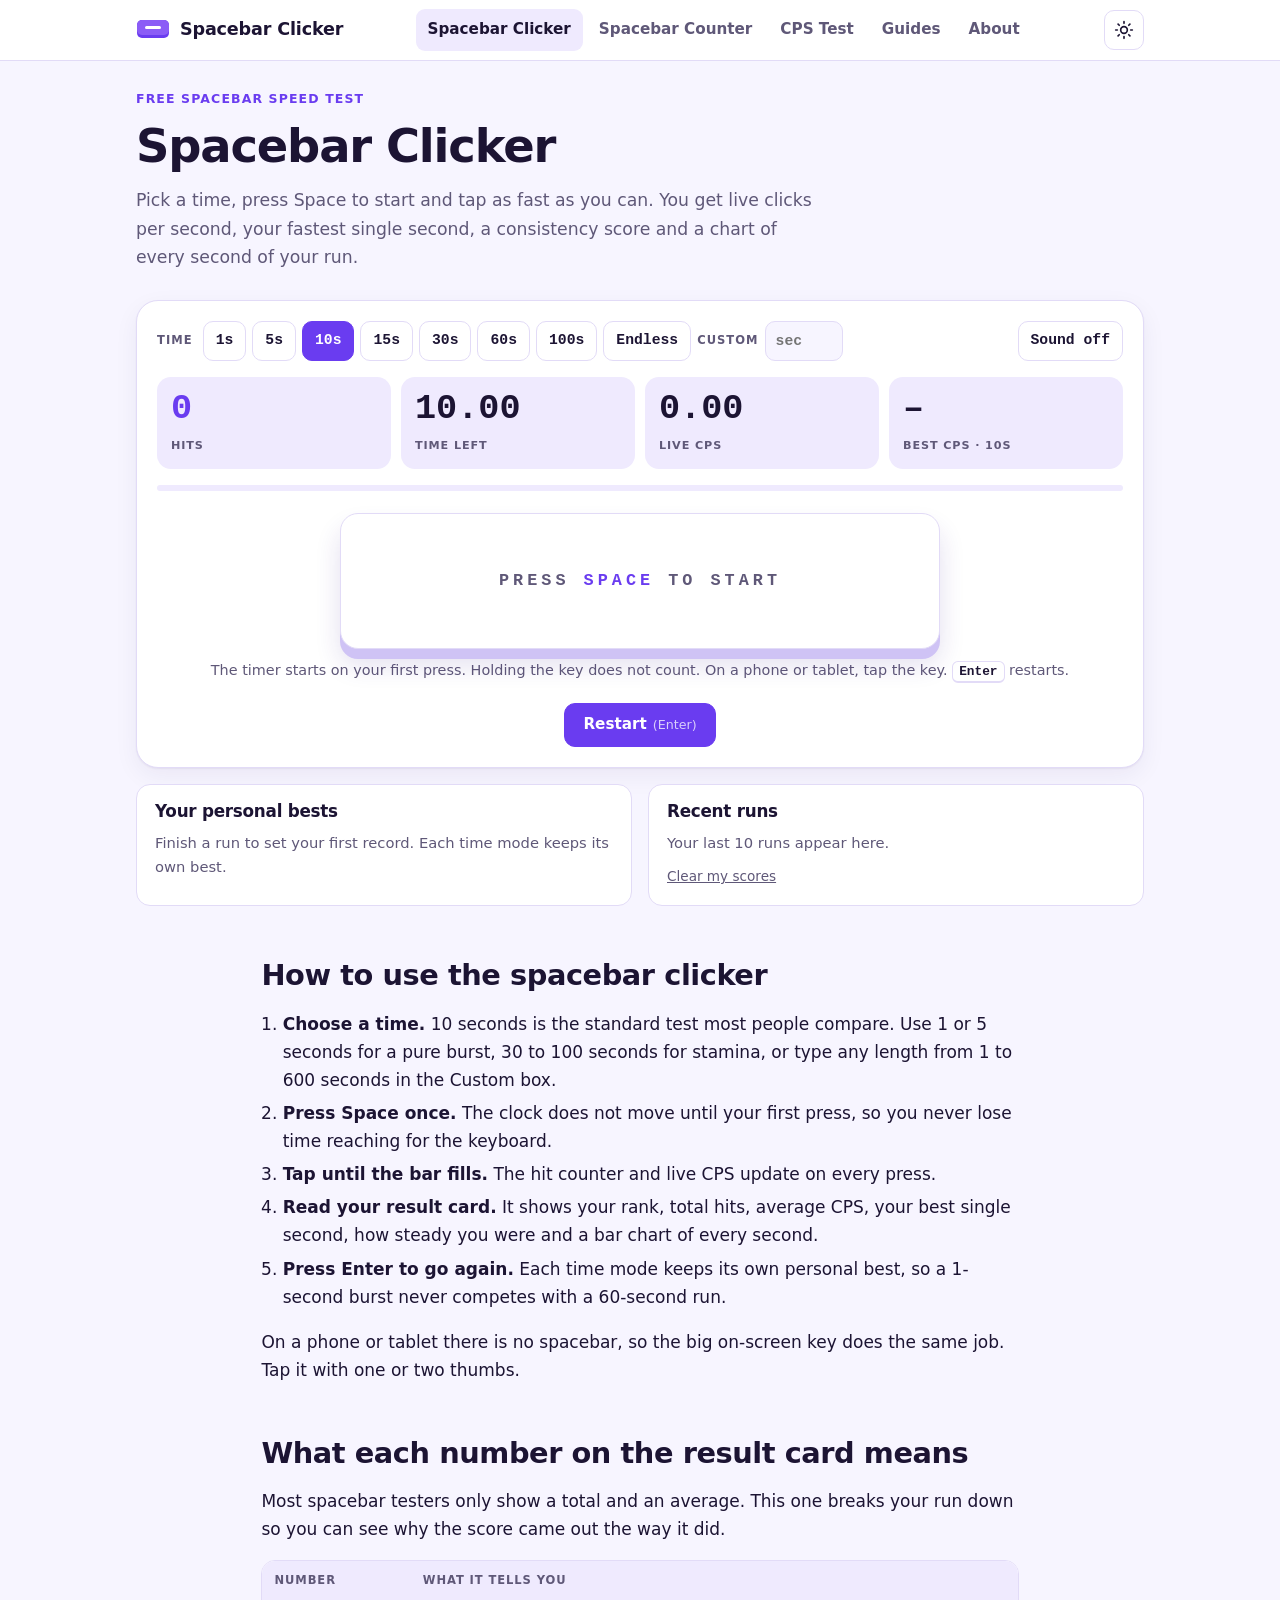
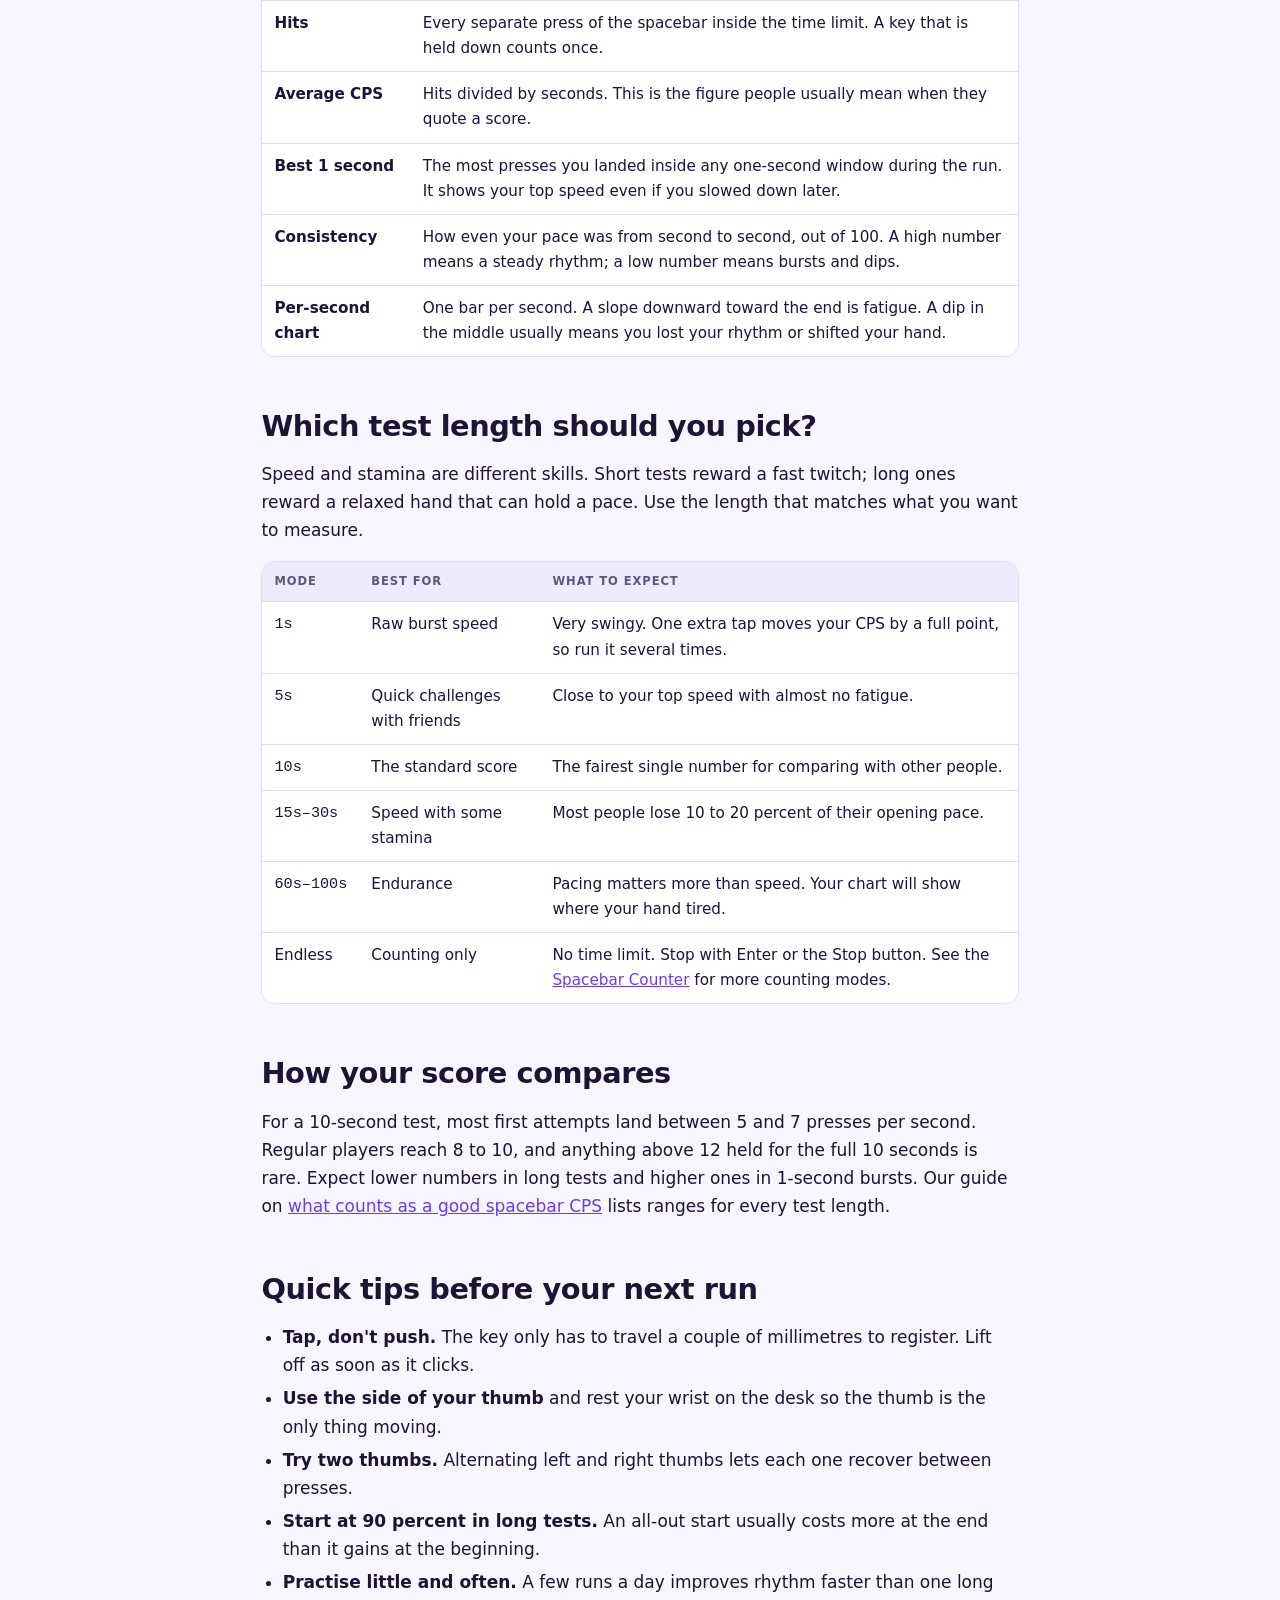
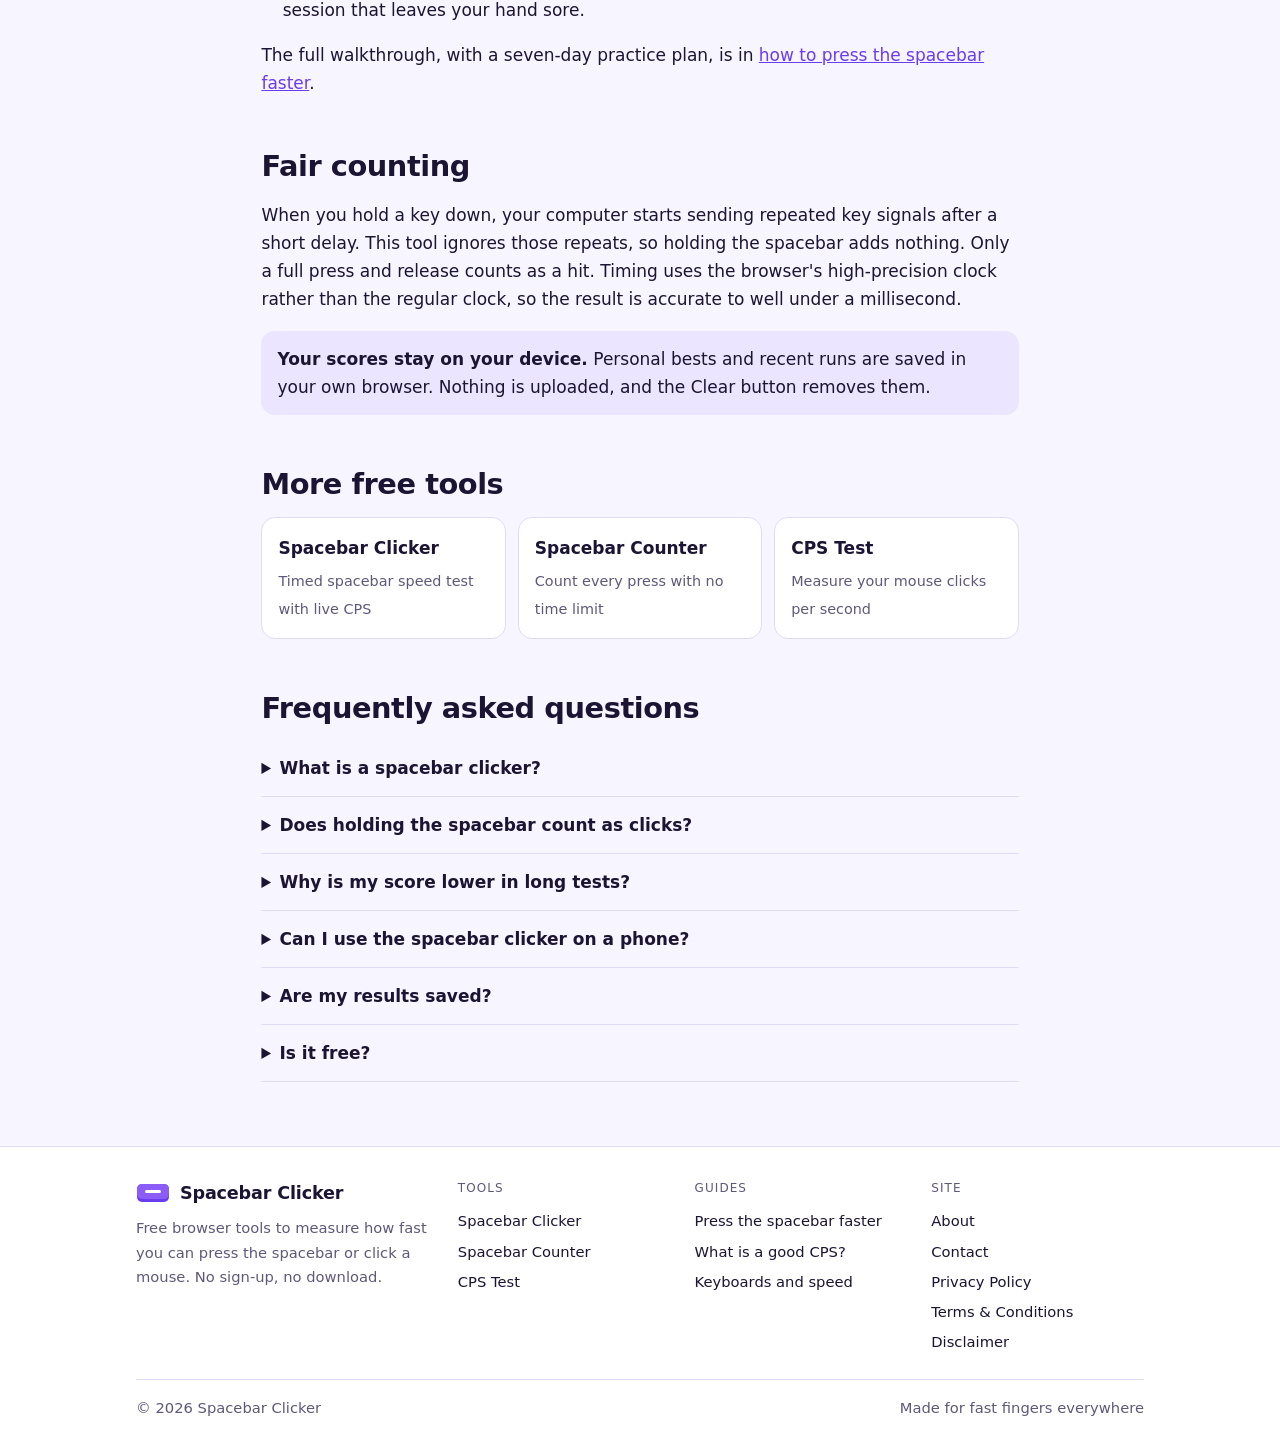
<file: index.html>
<!DOCTYPE html>
<html lang="en">
<head>
<meta charset="utf-8">
<meta name="viewport" content="width=device-width, initial-scale=1, viewport-fit=cover">
<meta name="google-site-verification" content="98i-weVm9iBQBgXKxqDk8qn91tyM4yfw8B3koqmzIs0" />
<title>Spacebar Clicker – Free Spacebar Speed Test with Live CPS</title>
<meta name="description" content="Test how fast you can press the spacebar. Pick 1 to 100 seconds, watch live CPS, see a per-second chart and beat your personal best. Free, no sign-up.">
<link rel="canonical" href="https://spacebar-clicker-online.github.io/">
<meta name="robots" content="index, follow, max-image-preview:large">
<meta property="og:site_name" content="Spacebar Clicker">
<meta property="og:type" content="website">
<meta property="og:title" content="Spacebar Clicker – Free Spacebar Speed Test with Live CPS">
<meta property="og:description" content="Test how fast you can press the spacebar. Pick 1 to 100 seconds, watch live CPS, see a per-second chart and beat your personal best. Free, no sign-up.">
<meta property="og:url" content="https://spacebar-clicker-online.github.io/">
<meta name="twitter:card" content="summary">
<meta name="theme-color" content="#6a3cf0">
<link rel="icon" href="/favicon.svg" type="image/svg+xml">
<script>try{var t=localStorage.getItem("sbc_theme");if(t)document.documentElement.setAttribute("data-theme",t)}catch(e){}</script>
<link rel="stylesheet" href="/style.css">
<!-- Google AdSense: paste your AdSense <script> tag here after you sign up -->
<!-- Google Analytics (optional): paste your gtag.js snippet here -->
<script type="application/ld+json">{"@context":"https://schema.org","@type":"WebSite","name":"Spacebar Clicker","url":"https://spacebar-clicker-online.github.io/"}</script>
<script type="application/ld+json">{"@context":"https://schema.org","@type":"WebApplication","name":"Spacebar Clicker","url":"https://spacebar-clicker-online.github.io/","applicationCategory":"GameApplication","operatingSystem":"Any","browserRequirements":"Requires JavaScript","offers":{"@type":"Offer","price":"0","priceCurrency":"USD"},"description":"Online spacebar clicker that measures spacebar presses per second with timed and endless modes."}</script>
<script type="application/ld+json">{"@context":"https://schema.org","@type":"FAQPage","mainEntity":[{"@type":"Question","name":"What is a spacebar clicker?","acceptedAnswer":{"@type":"Answer","text":"A spacebar clicker is a browser test that counts how many times you press the spacebar in a set time and turns that into clicks per second (CPS)."}},{"@type":"Question","name":"Does holding the spacebar count as clicks?","acceptedAnswer":{"@type":"Answer","text":"No. Auto-repeat from a held key is ignored. Only separate presses are counted, so every hit on the board is a real tap."}},{"@type":"Question","name":"Why is my score lower in long tests?","acceptedAnswer":{"@type":"Answer","text":"Your thumb muscles tire and your rhythm drifts. It is normal to lose 10 to 25 percent of your opening speed over 30 to 60 seconds."}},{"@type":"Question","name":"Can I use the spacebar clicker on a phone?","acceptedAnswer":{"@type":"Answer","text":"Yes. Tap the large on-screen key. Touch taps are counted the same way as keyboard presses."}},{"@type":"Question","name":"Are my results saved?","acceptedAnswer":{"@type":"Answer","text":"Your best score for each time mode and your last 10 runs are stored in your browser only. Clearing your browser data or pressing Clear my scores removes them."}},{"@type":"Question","name":"Is it free?","acceptedAnswer":{"@type":"Answer","text":"Yes. There is no sign-up, no download and no limit on how many times you can play."}}]}</script>
</head>
<body>
<a class="skip" href="#main">Skip to content</a>
<header class="site-header">
  <div class="container nav">
    <a class="logo" href="/"><svg viewBox="0 0 34 22" aria-hidden="true"><rect x="1" y="1" width="32" height="18" rx="5" fill="var(--brand)"/><rect x="1" y="1" width="32" height="15" rx="5" fill="var(--brand-2)"/><rect x="9" y="7" width="16" height="3" rx="1.5" fill="#fff"/></svg><span>Spacebar Clicker</span></a>
    <nav aria-label="Main"><ul class="menu" id="menu"><li><a href="/" aria-current="page">Spacebar Clicker</a></li><li><a href="/spacebar-counter">Spacebar Counter</a></li><li><a href="/cps-test">CPS Test</a></li><li><a href="/guides">Guides</a></li><li><a href="/about">About</a></li></ul></nav>
    <div class="nav-tools">
      <button class="icon-btn" id="themeToggle" type="button" aria-label="Switch light or dark theme"><svg viewBox="0 0 24 24" fill="none" stroke="currentColor" stroke-width="2" stroke-linecap="round" aria-hidden="true"><circle cx="12" cy="12" r="4"/><path d="M12 2v2M12 20v2M4.9 4.9l1.4 1.4M17.7 17.7l1.4 1.4M2 12h2M20 12h2M4.9 19.1l1.4-1.4M17.7 6.3l1.4-1.4"/></svg></button>
      <button class="icon-btn menu-toggle" id="menuToggle" type="button" aria-label="Open menu" aria-expanded="false" aria-controls="menu"><svg viewBox="0 0 24 24" fill="none" stroke="currentColor" stroke-width="2" stroke-linecap="round" aria-hidden="true"><path d="M4 7h16M4 12h16M4 17h16"/></svg></button>
    </div>
  </div>
</header>
<main id="main">
<div class="container"><div class="hero"><div class="eyebrow">Free spacebar speed test</div><h1>Spacebar Clicker</h1><p class="lede">Pick a time, press Space to start and tap as fast as you can. You get live clicks per second, your fastest single second, a consistency score and a chart of every second of your run.</p></div><section class="tool" id="tool" data-mode="space" data-default="10" data-key="sbc" aria-label="Spacebar speed test">
  <div class="modes" role="group" aria-label="Test duration">
    <span class="modes-label">Time</span><button class="chip" type="button" data-t="1" aria-pressed="false">1s</button><button class="chip" type="button" data-t="5" aria-pressed="false">5s</button><button class="chip" type="button" data-t="10" aria-pressed="true">10s</button><button class="chip" type="button" data-t="15" aria-pressed="false">15s</button><button class="chip" type="button" data-t="30" aria-pressed="false">30s</button><button class="chip" type="button" data-t="60" aria-pressed="false">60s</button><button class="chip" type="button" data-t="100" aria-pressed="false">100s</button><button class="chip" type="button" data-t="0" aria-pressed="false">Endless</button>
    <span class="custom"><label for="customSec">Custom</label><input id="customSec" type="number" min="1" max="600" placeholder="sec" inputmode="numeric"></span>
    <span class="toggles"><button class="chip" id="soundBtn" type="button" aria-pressed="false">Sound off</button></span>
  </div>
  <div class="stats" aria-live="polite">
    <div class="stat main"><b id="sHits">0</b><span>Hits</span></div>
    <div class="stat"><b id="sTime">10.00</b><span id="sTimeLbl">Time left</span></div>
    <div class="stat"><b id="sCps">0.00</b><span>Live CPS</span></div>
    <div class="stat"><b id="sBest">–</b><span id="sBestLbl">Best CPS</span></div>
  </div>
  <div class="progress" aria-hidden="true"><i id="progress"></i></div>
  <div class="stage">
    <div class="pad" id="pad" role="button" tabindex="0" aria-label="Spacebar. Press Space on your keyboard or tap here."><span class="legend" id="legend">Press <em>space</em> to start</span></div>
    <p class="hint">The timer starts on your first press. Holding the key does not count. On a phone or tablet, tap the key. <kbd>Enter</kbd> restarts.</p>
  </div>
  <div class="actions">
    <button class="btn primary" id="restartBtn" type="button">Restart <small>(Enter)</small></button>
    <button class="btn" id="stopBtn" type="button" hidden>Stop</button>
    <button class="btn" id="copyBtn" type="button" hidden>Copy score</button>
  </div>
  <div class="result" id="result" hidden>
    <div class="result-head">
      <div class="rank"><span id="rankName">–</span><small id="rankSub"></small></div>
      <span class="badge" id="pbBadge" hidden>New personal best</span>
    </div>
    <div class="stats">
      <div class="stat main"><b id="rHits">0</b><span>Total hits</span></div>
      <div class="stat"><b id="rCps">0.00</b><span>Average CPS</span></div>
      <div class="stat"><b id="rPeak">0</b><span>Best 1 second</span></div>
      <div class="stat"><b id="rCons">0%</b><span>Consistency</span></div>
    </div>
    <div class="chart-box">
      <canvas id="chart" role="img" aria-label="Hits per second during your run"></canvas>
      <p class="chart-cap">Hits in each second of your run. Even bars mean a steady pace; falling bars show where your hand tired.</p>
    </div>
    <div class="ladder" id="ladder" aria-label="Speed ranks"></div>
  </div>
</section>
<div class="panels">
  <section class="card"><h2>Your personal bests</h2><div id="bestsBox"></div></section>
  <section class="card"><h2>Recent runs</h2><div id="historyBox"></div><button class="linkbtn" id="clearBtn" type="button">Clear my scores</button></section>
</div>
<article class="content">
<h2 id="how">How to use the spacebar clicker</h2>
<ol>
<li><strong>Choose a time.</strong> 10 seconds is the standard test most people compare. Use 1 or 5 seconds for a pure burst, 30 to 100 seconds for stamina, or type any length from 1 to 600 seconds in the Custom box.</li>
<li><strong>Press Space once.</strong> The clock does not move until your first press, so you never lose time reaching for the keyboard.</li>
<li><strong>Tap until the bar fills.</strong> The hit counter and live CPS update on every press.</li>
<li><strong>Read your result card.</strong> It shows your rank, total hits, average CPS, your best single second, how steady you were and a bar chart of every second.</li>
<li><strong>Press Enter to go again.</strong> Each time mode keeps its own personal best, so a 1-second burst never competes with a 60-second run.</li>
</ol>
<p>On a phone or tablet there is no spacebar, so the big on-screen key does the same job. Tap it with one or two thumbs.</p>

<h2>What each number on the result card means</h2>
<p>Most spacebar testers only show a total and an average. This one breaks your run down so you can see why the score came out the way it did.</p>
<div class="table-wrap"><table>
<thead><tr><th>Number</th><th>What it tells you</th></tr></thead>
<tbody>
<tr><td><strong>Hits</strong></td><td>Every separate press of the spacebar inside the time limit. A key that is held down counts once.</td></tr>
<tr><td><strong>Average CPS</strong></td><td>Hits divided by seconds. This is the figure people usually mean when they quote a score.</td></tr>
<tr><td><strong>Best 1 second</strong></td><td>The most presses you landed inside any one-second window during the run. It shows your top speed even if you slowed down later.</td></tr>
<tr><td><strong>Consistency</strong></td><td>How even your pace was from second to second, out of 100. A high number means a steady rhythm; a low number means bursts and dips.</td></tr>
<tr><td><strong>Per-second chart</strong></td><td>One bar per second. A slope downward toward the end is fatigue. A dip in the middle usually means you lost your rhythm or shifted your hand.</td></tr>
</tbody></table></div>

<h2>Which test length should you pick?</h2>
<p>Speed and stamina are different skills. Short tests reward a fast twitch; long ones reward a relaxed hand that can hold a pace. Use the length that matches what you want to measure.</p>
<div class="table-wrap"><table>
<thead><tr><th>Mode</th><th>Best for</th><th>What to expect</th></tr></thead>
<tbody>
<tr><td class="num">1s</td><td>Raw burst speed</td><td>Very swingy. One extra tap moves your CPS by a full point, so run it several times.</td></tr>
<tr><td class="num">5s</td><td>Quick challenges with friends</td><td>Close to your top speed with almost no fatigue.</td></tr>
<tr><td class="num">10s</td><td>The standard score</td><td>The fairest single number for comparing with other people.</td></tr>
<tr><td class="num">15s–30s</td><td>Speed with some stamina</td><td>Most people lose 10 to 20 percent of their opening pace.</td></tr>
<tr><td class="num">60s–100s</td><td>Endurance</td><td>Pacing matters more than speed. Your chart will show where your hand tired.</td></tr>
<tr><td>Endless</td><td>Counting only</td><td>No time limit. Stop with Enter or the Stop button. See the <a href="/spacebar-counter">Spacebar Counter</a> for more counting modes.</td></tr>
</tbody></table></div>

<h2>How your score compares</h2>
<p>For a 10-second test, most first attempts land between 5 and 7 presses per second. Regular players reach 8 to 10, and anything above 12 held for the full 10 seconds is rare. Expect lower numbers in long tests and higher ones in 1-second bursts. Our guide on <a href="/good-spacebar-cps">what counts as a good spacebar CPS</a> lists ranges for every test length.</p>

<h2>Quick tips before your next run</h2>
<ul>
<li><strong>Tap, don't push.</strong> The key only has to travel a couple of millimetres to register. Lift off as soon as it clicks.</li>
<li><strong>Use the side of your thumb</strong> and rest your wrist on the desk so the thumb is the only thing moving.</li>
<li><strong>Try two thumbs.</strong> Alternating left and right thumbs lets each one recover between presses.</li>
<li><strong>Start at 90 percent in long tests.</strong> An all-out start usually costs more at the end than it gains at the beginning.</li>
<li><strong>Practise little and often.</strong> A few runs a day improves rhythm faster than one long session that leaves your hand sore.</li>
</ul>
<p>The full walkthrough, with a seven-day practice plan, is in <a href="/how-to-press-spacebar-faster">how to press the spacebar faster</a>.</p>

<h2>Fair counting</h2>
<p>When you hold a key down, your computer starts sending repeated key signals after a short delay. This tool ignores those repeats, so holding the spacebar adds nothing. Only a full press and release counts as a hit. Timing uses the browser's high-precision clock rather than the regular clock, so the result is accurate to well under a millisecond.</p>
<div class="note"><strong>Your scores stay on your device.</strong> Personal bests and recent runs are saved in your own browser. Nothing is uploaded, and the Clear button removes them.</div>

<h2>More free tools</h2>
<div class="grid-links">
<a href="/"><b>Spacebar Clicker</b><span>Timed spacebar speed test with live CPS</span></a>
<a href="/spacebar-counter"><b>Spacebar Counter</b><span>Count every press with no time limit</span></a>
<a href="/cps-test"><b>CPS Test</b><span>Measure your mouse clicks per second</span></a>
</div><h2 id="faq">Frequently asked questions</h2><details><summary>What is a spacebar clicker?</summary><p>A spacebar clicker is a browser test that counts how many times you press the spacebar in a set time and turns that into clicks per second (CPS).</p></details>
<details><summary>Does holding the spacebar count as clicks?</summary><p>No. Auto-repeat from a held key is ignored. Only separate presses are counted, so every hit on the board is a real tap.</p></details>
<details><summary>Why is my score lower in long tests?</summary><p>Your thumb muscles tire and your rhythm drifts. It is normal to lose 10 to 25 percent of your opening speed over 30 to 60 seconds.</p></details>
<details><summary>Can I use the spacebar clicker on a phone?</summary><p>Yes. Tap the large on-screen key. Touch taps are counted the same way as keyboard presses.</p></details>
<details><summary>Are my results saved?</summary><p>Your best score for each time mode and your last 10 runs are stored in your browser only. Clearing your browser data or pressing Clear my scores removes them.</p></details>
<details><summary>Is it free?</summary><p>Yes. There is no sign-up, no download and no limit on how many times you can play.</p></details></article></div>
</main>
<footer class="site-footer">
  <div class="container">
    <div class="foot">
      <div>
        <a class="logo" href="/"><svg viewBox="0 0 34 22" aria-hidden="true"><rect x="1" y="1" width="32" height="18" rx="5" fill="var(--brand)"/><rect x="1" y="1" width="32" height="15" rx="5" fill="var(--brand-2)"/><rect x="9" y="7" width="16" height="3" rx="1.5" fill="#fff"/></svg><span>Spacebar Clicker</span></a>
        <p>Free browser tools to measure how fast you can press the spacebar or click a mouse. No sign-up, no download.</p>
      </div>
      <div><p class="foot-h">Tools</p><ul>
        <li><a href="/">Spacebar Clicker</a></li>
        <li><a href="/spacebar-counter">Spacebar Counter</a></li>
        <li><a href="/cps-test">CPS Test</a></li>
      </ul></div>
      <div><p class="foot-h">Guides</p><ul>
        <li><a href="/how-to-press-spacebar-faster">Press the spacebar faster</a></li>
        <li><a href="/good-spacebar-cps">What is a good CPS?</a></li>
        <li><a href="/keyboard-and-spacebar-speed">Keyboards and speed</a></li>
      </ul></div>
      <div><p class="foot-h">Site</p><ul>
        <li><a href="/about">About</a></li>
        <li><a href="/contact">Contact</a></li>
        <li><a href="/privacy-policy">Privacy Policy</a></li>
        <li><a href="/terms-and-conditions">Terms &amp; Conditions</a></li>
        <li><a href="/disclaimer">Disclaimer</a></li>
      </ul></div>
    </div>
    <div class="copy"><span>© <span id="year">2026</span> Spacebar Clicker</span><span>Made for fast fingers everywhere</span></div>
  </div>
</footer>
<script src="/main.js" defer></script>
<script src="/clicker.js" defer></script>
</body>
</html>
</file>
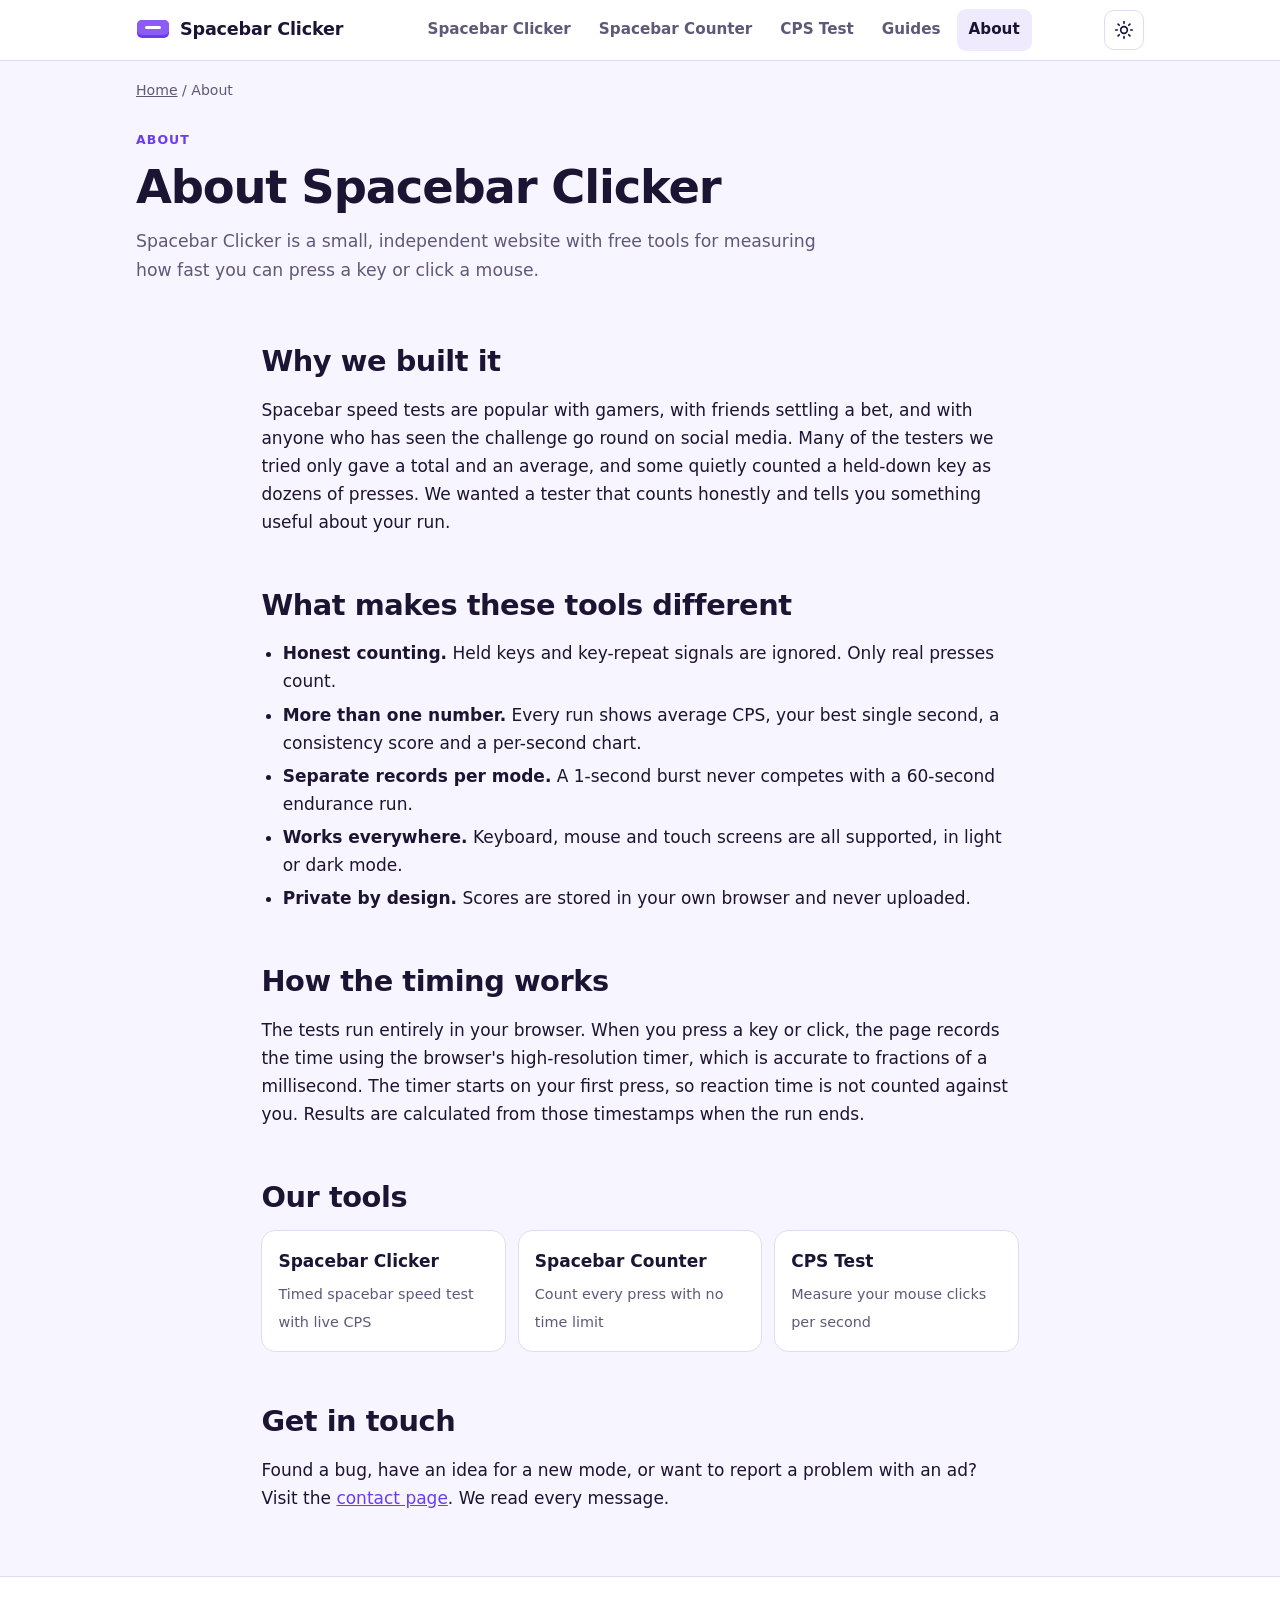
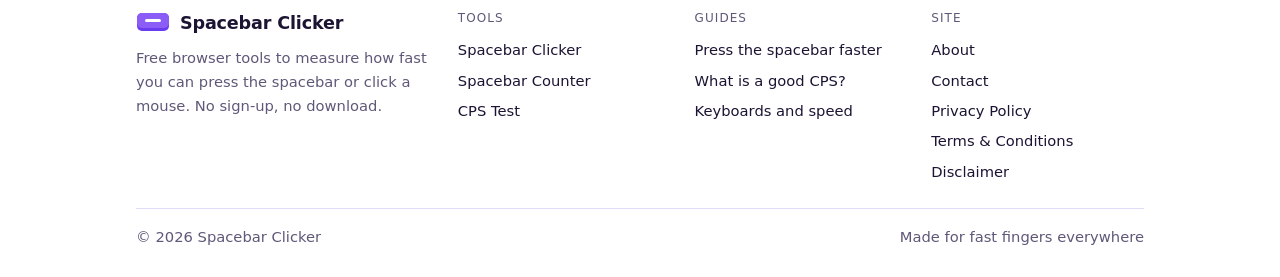
<file: about.html>
<!DOCTYPE html>
<html lang="en">
<head>
<meta charset="utf-8">
<meta name="viewport" content="width=device-width, initial-scale=1, viewport-fit=cover">
<title>About Spacebar Clicker</title>
<meta name="description" content="Who makes Spacebar Clicker, how the tests measure your speed, and the principles behind the site.">
<link rel="canonical" href="https://spacebar-clicker-online.github.io/about">
<meta name="robots" content="index, follow, max-image-preview:large">
<meta property="og:site_name" content="Spacebar Clicker">
<meta property="og:type" content="website">
<meta property="og:title" content="About Spacebar Clicker">
<meta property="og:description" content="Who makes Spacebar Clicker, how the tests measure your speed, and the principles behind the site.">
<meta property="og:url" content="https://spacebar-clicker-online.github.io/about">
<meta name="twitter:card" content="summary">
<meta name="theme-color" content="#6a3cf0">
<link rel="icon" href="/favicon.svg" type="image/svg+xml">
<script>try{var t=localStorage.getItem("sbc_theme");if(t)document.documentElement.setAttribute("data-theme",t)}catch(e){}</script>
<link rel="stylesheet" href="/style.css">
<!-- Google AdSense: paste your AdSense <script> tag here after you sign up -->
<!-- Google Analytics (optional): paste your gtag.js snippet here -->
<script type="application/ld+json">{"@context":"https://schema.org","@type":"WebSite","name":"Spacebar Clicker","url":"https://spacebar-clicker-online.github.io/"}</script>
<script type="application/ld+json">{"@context":"https://schema.org","@type":"BreadcrumbList","itemListElement":[{"@type":"ListItem","position":1,"name":"Home","item":"https://spacebar-clicker-online.github.io/"},{"@type":"ListItem","position":2,"name":"About","item":"https://spacebar-clicker-online.github.io/about"}]}</script>
</head>
<body>
<a class="skip" href="#main">Skip to content</a>
<header class="site-header">
  <div class="container nav">
    <a class="logo" href="/"><svg viewBox="0 0 34 22" aria-hidden="true"><rect x="1" y="1" width="32" height="18" rx="5" fill="var(--brand)"/><rect x="1" y="1" width="32" height="15" rx="5" fill="var(--brand-2)"/><rect x="9" y="7" width="16" height="3" rx="1.5" fill="#fff"/></svg><span>Spacebar Clicker</span></a>
    <nav aria-label="Main"><ul class="menu" id="menu"><li><a href="/">Spacebar Clicker</a></li><li><a href="/spacebar-counter">Spacebar Counter</a></li><li><a href="/cps-test">CPS Test</a></li><li><a href="/guides">Guides</a></li><li><a href="/about" aria-current="page">About</a></li></ul></nav>
    <div class="nav-tools">
      <button class="icon-btn" id="themeToggle" type="button" aria-label="Switch light or dark theme"><svg viewBox="0 0 24 24" fill="none" stroke="currentColor" stroke-width="2" stroke-linecap="round" aria-hidden="true"><circle cx="12" cy="12" r="4"/><path d="M12 2v2M12 20v2M4.9 4.9l1.4 1.4M17.7 17.7l1.4 1.4M2 12h2M20 12h2M4.9 19.1l1.4-1.4M17.7 6.3l1.4-1.4"/></svg></button>
      <button class="icon-btn menu-toggle" id="menuToggle" type="button" aria-label="Open menu" aria-expanded="false" aria-controls="menu"><svg viewBox="0 0 24 24" fill="none" stroke="currentColor" stroke-width="2" stroke-linecap="round" aria-hidden="true"><path d="M4 7h16M4 12h16M4 17h16"/></svg></button>
    </div>
  </div>
</header>
<main id="main">
<div class="container"><nav class="breadcrumb" aria-label="Breadcrumb"><a href="/">Home</a> / About</nav><div class="hero"><div class="eyebrow">About</div><h1>About Spacebar Clicker</h1><p class="lede">Spacebar Clicker is a small, independent website with free tools for measuring how fast you can press a key or click a mouse.</p></div><article class="content">
<h2>Why we built it</h2>
<p>Spacebar speed tests are popular with gamers, with friends settling a bet, and with anyone who has seen the challenge go round on social media. Many of the testers we tried only gave a total and an average, and some quietly counted a held-down key as dozens of presses. We wanted a tester that counts honestly and tells you something useful about your run.</p>

<h2>What makes these tools different</h2>
<ul>
<li><strong>Honest counting.</strong> Held keys and key-repeat signals are ignored. Only real presses count.</li>
<li><strong>More than one number.</strong> Every run shows average CPS, your best single second, a consistency score and a per-second chart.</li>
<li><strong>Separate records per mode.</strong> A 1-second burst never competes with a 60-second endurance run.</li>
<li><strong>Works everywhere.</strong> Keyboard, mouse and touch screens are all supported, in light or dark mode.</li>
<li><strong>Private by design.</strong> Scores are stored in your own browser and never uploaded.</li>
</ul>

<h2>How the timing works</h2>
<p>The tests run entirely in your browser. When you press a key or click, the page records the time using the browser's high-resolution timer, which is accurate to fractions of a millisecond. The timer starts on your first press, so reaction time is not counted against you. Results are calculated from those timestamps when the run ends.</p>

<h2>Our tools</h2>
<div class="grid-links">
<a href="/"><b>Spacebar Clicker</b><span>Timed spacebar speed test with live CPS</span></a>
<a href="/spacebar-counter"><b>Spacebar Counter</b><span>Count every press with no time limit</span></a>
<a href="/cps-test"><b>CPS Test</b><span>Measure your mouse clicks per second</span></a>
</div>
<h2>Get in touch</h2>
<p>Found a bug, have an idea for a new mode, or want to report a problem with an ad? Visit the <a href="/contact">contact page</a>. We read every message.</p>
</article></div>
</main>
<footer class="site-footer">
  <div class="container">
    <div class="foot">
      <div>
        <a class="logo" href="/"><svg viewBox="0 0 34 22" aria-hidden="true"><rect x="1" y="1" width="32" height="18" rx="5" fill="var(--brand)"/><rect x="1" y="1" width="32" height="15" rx="5" fill="var(--brand-2)"/><rect x="9" y="7" width="16" height="3" rx="1.5" fill="#fff"/></svg><span>Spacebar Clicker</span></a>
        <p>Free browser tools to measure how fast you can press the spacebar or click a mouse. No sign-up, no download.</p>
      </div>
      <div><p class="foot-h">Tools</p><ul>
        <li><a href="/">Spacebar Clicker</a></li>
        <li><a href="/spacebar-counter">Spacebar Counter</a></li>
        <li><a href="/cps-test">CPS Test</a></li>
      </ul></div>
      <div><p class="foot-h">Guides</p><ul>
        <li><a href="/how-to-press-spacebar-faster">Press the spacebar faster</a></li>
        <li><a href="/good-spacebar-cps">What is a good CPS?</a></li>
        <li><a href="/keyboard-and-spacebar-speed">Keyboards and speed</a></li>
      </ul></div>
      <div><p class="foot-h">Site</p><ul>
        <li><a href="/about">About</a></li>
        <li><a href="/contact">Contact</a></li>
        <li><a href="/privacy-policy">Privacy Policy</a></li>
        <li><a href="/terms-and-conditions">Terms &amp; Conditions</a></li>
        <li><a href="/disclaimer">Disclaimer</a></li>
      </ul></div>
    </div>
    <div class="copy"><span>© <span id="year">2026</span> Spacebar Clicker</span><span>Made for fast fingers everywhere</span></div>
  </div>
</footer>
<script src="/main.js" defer></script>
</body>
</html>
</file>
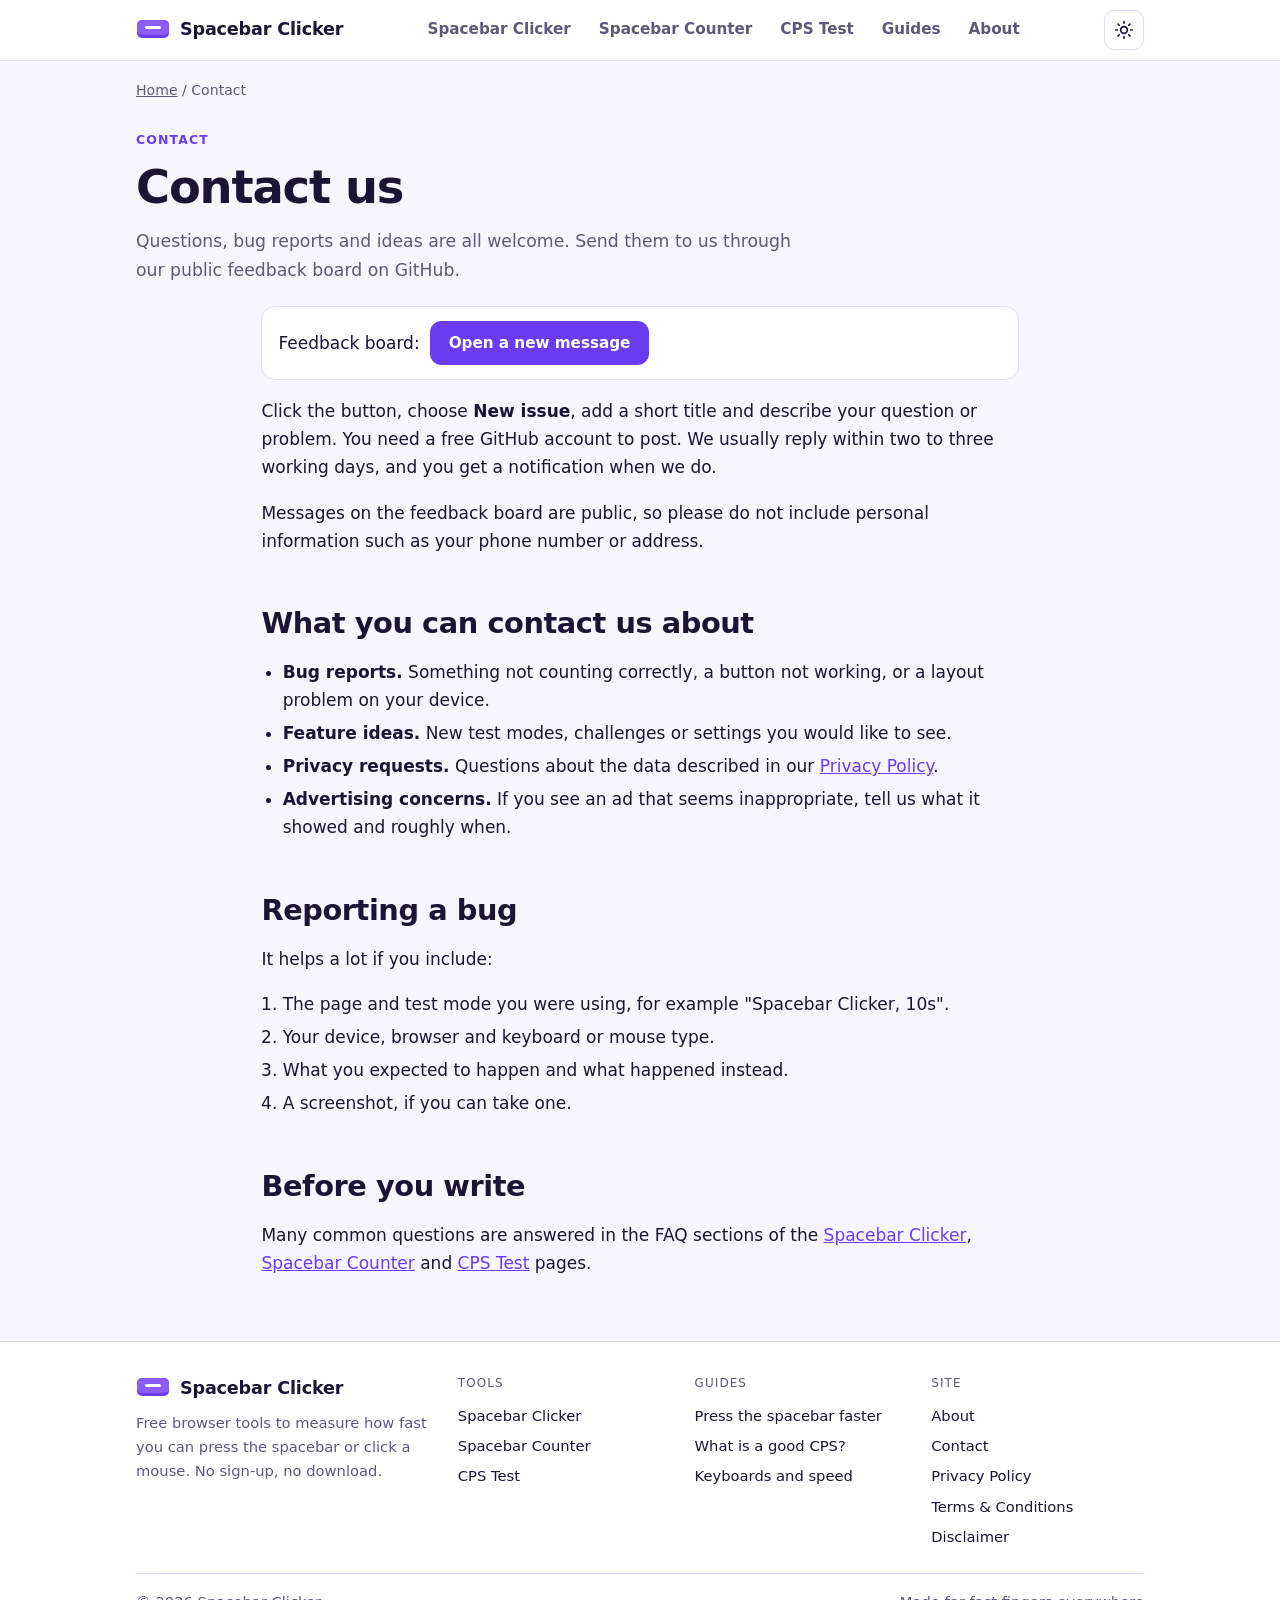
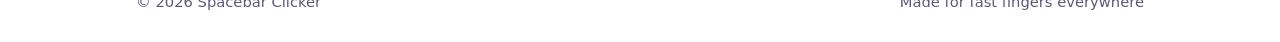
<file: contact.html>
<!DOCTYPE html>
<html lang="en">
<head>
<meta charset="utf-8">
<meta name="viewport" content="width=device-width, initial-scale=1, viewport-fit=cover">
<title>Contact | Spacebar Clicker</title>
<meta name="description" content="Contact the Spacebar Clicker team with questions, bug reports, feature ideas or privacy requests.">
<link rel="canonical" href="https://spacebar-clicker-online.github.io/contact">
<meta name="robots" content="index, follow, max-image-preview:large">
<meta property="og:site_name" content="Spacebar Clicker">
<meta property="og:type" content="website">
<meta property="og:title" content="Contact | Spacebar Clicker">
<meta property="og:description" content="Contact the Spacebar Clicker team with questions, bug reports, feature ideas or privacy requests.">
<meta property="og:url" content="https://spacebar-clicker-online.github.io/contact">
<meta name="twitter:card" content="summary">
<meta name="theme-color" content="#6a3cf0">
<link rel="icon" href="/favicon.svg" type="image/svg+xml">
<script>try{var t=localStorage.getItem("sbc_theme");if(t)document.documentElement.setAttribute("data-theme",t)}catch(e){}</script>
<link rel="stylesheet" href="/style.css">
<!-- Google AdSense: paste your AdSense <script> tag here after you sign up -->
<!-- Google Analytics (optional): paste your gtag.js snippet here -->
<script type="application/ld+json">{"@context":"https://schema.org","@type":"WebSite","name":"Spacebar Clicker","url":"https://spacebar-clicker-online.github.io/"}</script>
<script type="application/ld+json">{"@context":"https://schema.org","@type":"BreadcrumbList","itemListElement":[{"@type":"ListItem","position":1,"name":"Home","item":"https://spacebar-clicker-online.github.io/"},{"@type":"ListItem","position":2,"name":"Contact","item":"https://spacebar-clicker-online.github.io/contact"}]}</script>
</head>
<body>
<a class="skip" href="#main">Skip to content</a>
<header class="site-header">
  <div class="container nav">
    <a class="logo" href="/"><svg viewBox="0 0 34 22" aria-hidden="true"><rect x="1" y="1" width="32" height="18" rx="5" fill="var(--brand)"/><rect x="1" y="1" width="32" height="15" rx="5" fill="var(--brand-2)"/><rect x="9" y="7" width="16" height="3" rx="1.5" fill="#fff"/></svg><span>Spacebar Clicker</span></a>
    <nav aria-label="Main"><ul class="menu" id="menu"><li><a href="/">Spacebar Clicker</a></li><li><a href="/spacebar-counter">Spacebar Counter</a></li><li><a href="/cps-test">CPS Test</a></li><li><a href="/guides">Guides</a></li><li><a href="/about">About</a></li></ul></nav>
    <div class="nav-tools">
      <button class="icon-btn" id="themeToggle" type="button" aria-label="Switch light or dark theme"><svg viewBox="0 0 24 24" fill="none" stroke="currentColor" stroke-width="2" stroke-linecap="round" aria-hidden="true"><circle cx="12" cy="12" r="4"/><path d="M12 2v2M12 20v2M4.9 4.9l1.4 1.4M17.7 17.7l1.4 1.4M2 12h2M20 12h2M4.9 19.1l1.4-1.4M17.7 6.3l1.4-1.4"/></svg></button>
      <button class="icon-btn menu-toggle" id="menuToggle" type="button" aria-label="Open menu" aria-expanded="false" aria-controls="menu"><svg viewBox="0 0 24 24" fill="none" stroke="currentColor" stroke-width="2" stroke-linecap="round" aria-hidden="true"><path d="M4 7h16M4 12h16M4 17h16"/></svg></button>
    </div>
  </div>
</header>
<main id="main">
<div class="container"><nav class="breadcrumb" aria-label="Breadcrumb"><a href="/">Home</a> / Contact</nav><div class="hero"><div class="eyebrow">Contact</div><h1>Contact us</h1><p class="lede">Questions, bug reports and ideas are all welcome. Send them to us through our public feedback board on GitHub.</p></div><article class="content">
<div class="contact-box"><span>Feedback board:</span> <a class="btn primary" href="https://github.com/spacebar-clicker-online/spacebar-clicker-online.github.io/issues" rel="noopener" target="_blank">Open a new message</a></div>
<p>Click the button, choose <strong>New issue</strong>, add a short title and describe your question or problem. You need a free GitHub account to post. We usually reply within two to three working days, and you get a notification when we do.</p>
<p>Messages on the feedback board are public, so please do not include personal information such as your phone number or address.</p>

<h2>What you can contact us about</h2>
<ul>
<li><strong>Bug reports.</strong> Something not counting correctly, a button not working, or a layout problem on your device.</li>
<li><strong>Feature ideas.</strong> New test modes, challenges or settings you would like to see.</li>
<li><strong>Privacy requests.</strong> Questions about the data described in our <a href="/privacy-policy">Privacy Policy</a>.</li>
<li><strong>Advertising concerns.</strong> If you see an ad that seems inappropriate, tell us what it showed and roughly when.</li>
</ul>

<h2>Reporting a bug</h2>
<p>It helps a lot if you include:</p>
<ol>
<li>The page and test mode you were using, for example "Spacebar Clicker, 10s".</li>
<li>Your device, browser and keyboard or mouse type.</li>
<li>What you expected to happen and what happened instead.</li>
<li>A screenshot, if you can take one.</li>
</ol>

<h2>Before you write</h2>
<p>Many common questions are answered in the FAQ sections of the <a href="/#faq">Spacebar Clicker</a>, <a href="/spacebar-counter#faq">Spacebar Counter</a> and <a href="/cps-test#faq">CPS Test</a> pages.</p>
</article></div>
</main>
<footer class="site-footer">
  <div class="container">
    <div class="foot">
      <div>
        <a class="logo" href="/"><svg viewBox="0 0 34 22" aria-hidden="true"><rect x="1" y="1" width="32" height="18" rx="5" fill="var(--brand)"/><rect x="1" y="1" width="32" height="15" rx="5" fill="var(--brand-2)"/><rect x="9" y="7" width="16" height="3" rx="1.5" fill="#fff"/></svg><span>Spacebar Clicker</span></a>
        <p>Free browser tools to measure how fast you can press the spacebar or click a mouse. No sign-up, no download.</p>
      </div>
      <div><p class="foot-h">Tools</p><ul>
        <li><a href="/">Spacebar Clicker</a></li>
        <li><a href="/spacebar-counter">Spacebar Counter</a></li>
        <li><a href="/cps-test">CPS Test</a></li>
      </ul></div>
      <div><p class="foot-h">Guides</p><ul>
        <li><a href="/how-to-press-spacebar-faster">Press the spacebar faster</a></li>
        <li><a href="/good-spacebar-cps">What is a good CPS?</a></li>
        <li><a href="/keyboard-and-spacebar-speed">Keyboards and speed</a></li>
      </ul></div>
      <div><p class="foot-h">Site</p><ul>
        <li><a href="/about">About</a></li>
        <li><a href="/contact">Contact</a></li>
        <li><a href="/privacy-policy">Privacy Policy</a></li>
        <li><a href="/terms-and-conditions">Terms &amp; Conditions</a></li>
        <li><a href="/disclaimer">Disclaimer</a></li>
      </ul></div>
    </div>
    <div class="copy"><span>© <span id="year">2026</span> Spacebar Clicker</span><span>Made for fast fingers everywhere</span></div>
  </div>
</footer>
<script src="/main.js" defer></script>
</body>
</html>
</file>
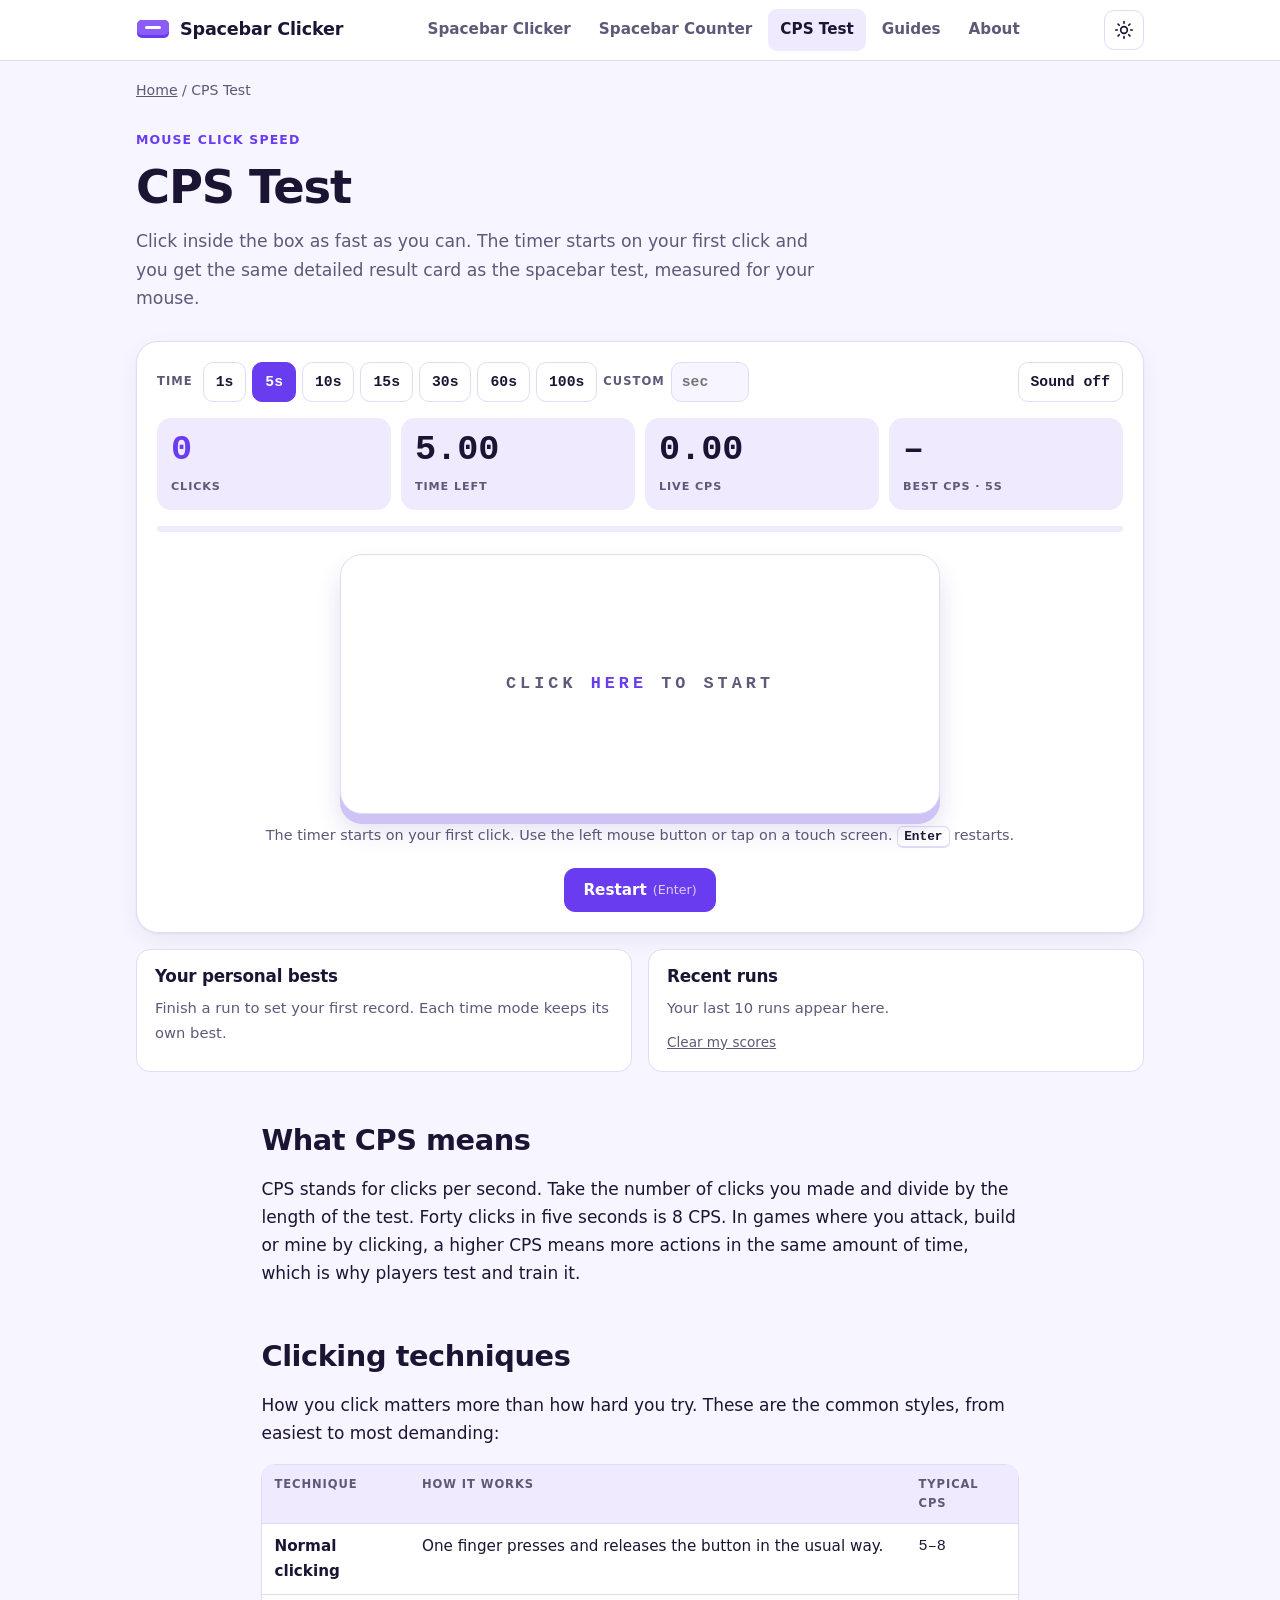
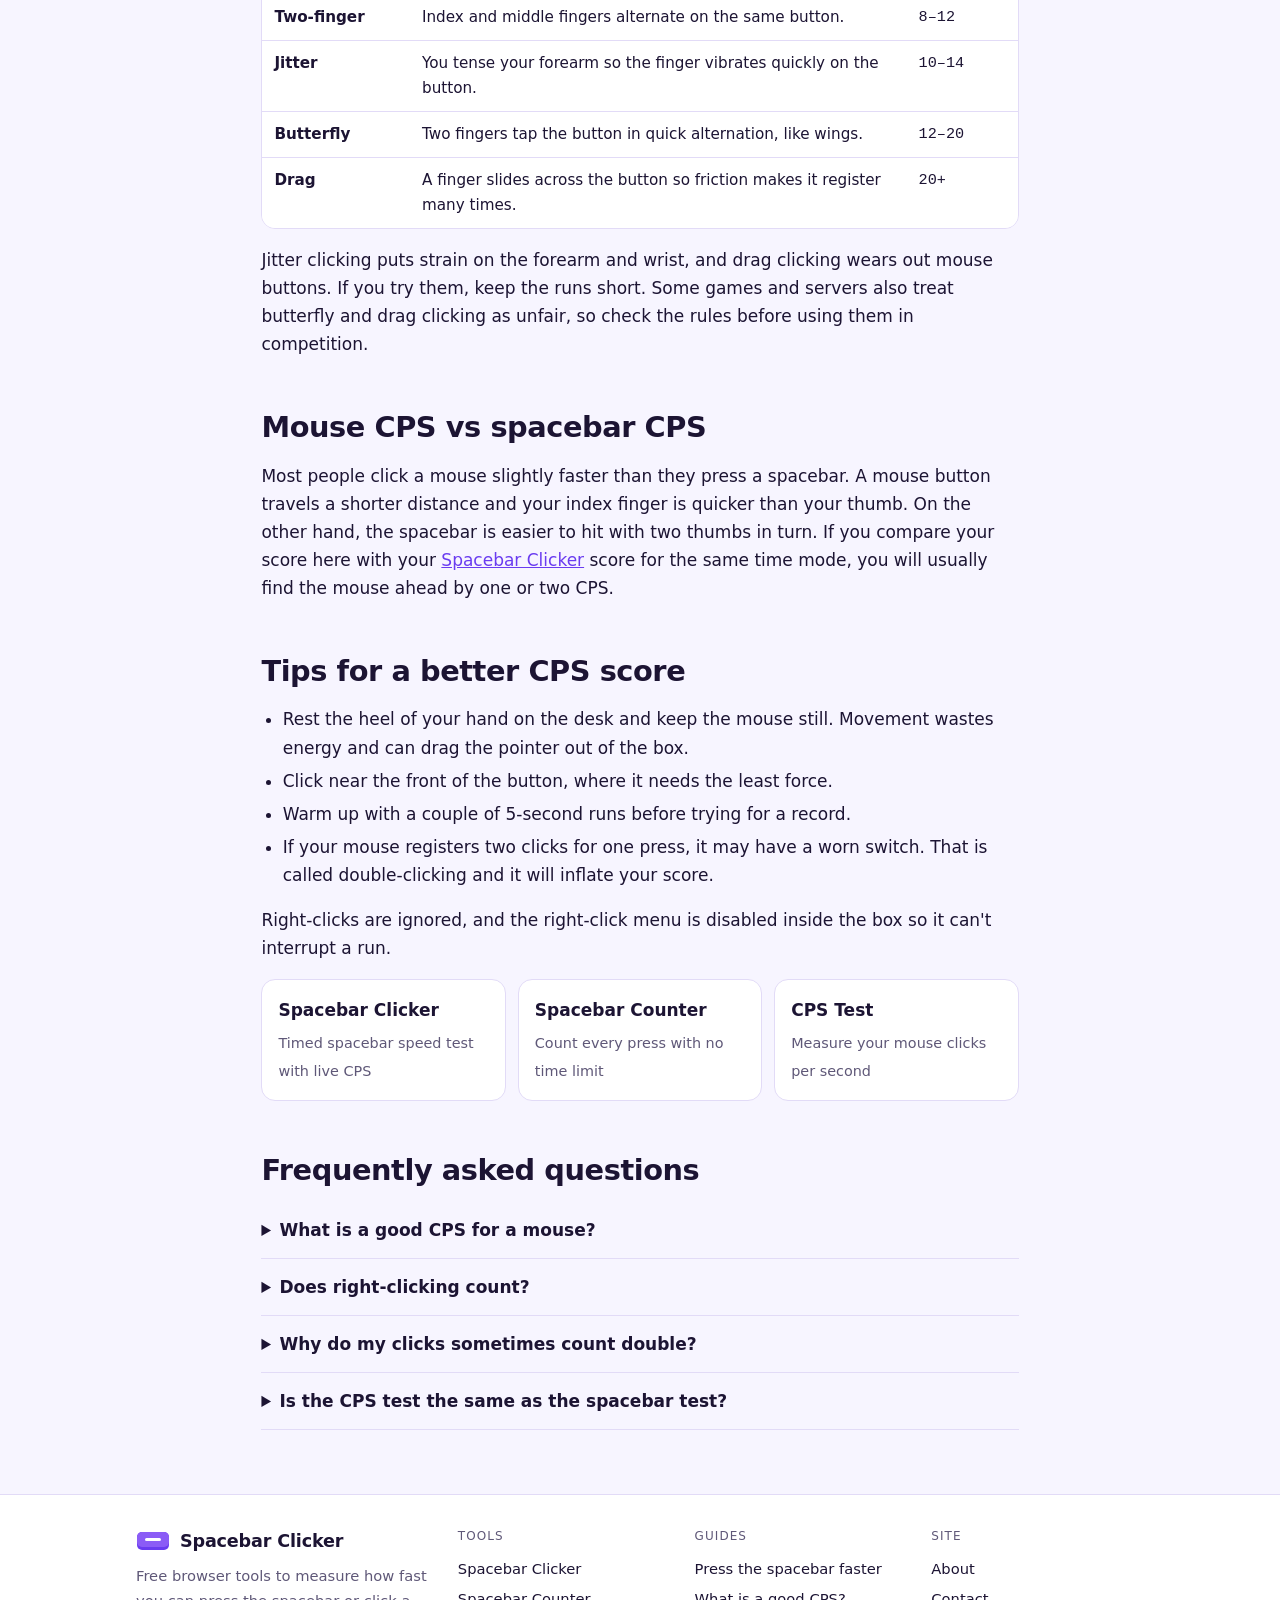
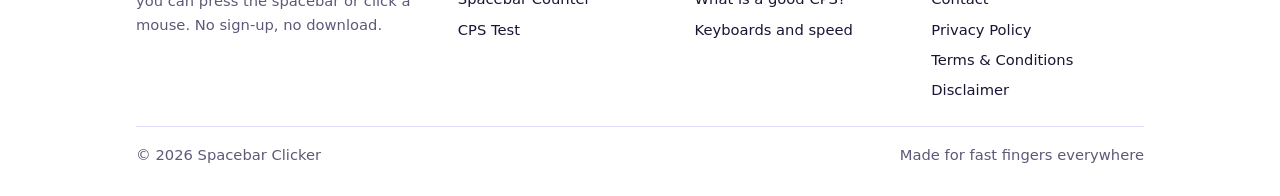
<file: cps-test.html>
<!DOCTYPE html>
<html lang="en">
<head>
<meta charset="utf-8">
<meta name="viewport" content="width=device-width, initial-scale=1, viewport-fit=cover">
<title>CPS Test – Check Your Mouse Clicks Per Second</title>
<meta name="description" content="Free CPS test for mouse clicking speed. Choose 1 to 100 seconds, click the box as fast as you can and get your clicks per second, best second and consistency.">
<link rel="canonical" href="https://spacebar-clicker-online.github.io/cps-test">
<meta name="robots" content="index, follow, max-image-preview:large">
<meta property="og:site_name" content="Spacebar Clicker">
<meta property="og:type" content="website">
<meta property="og:title" content="CPS Test – Check Your Mouse Clicks Per Second">
<meta property="og:description" content="Free CPS test for mouse clicking speed. Choose 1 to 100 seconds, click the box as fast as you can and get your clicks per second, best second and consistency.">
<meta property="og:url" content="https://spacebar-clicker-online.github.io/cps-test">
<meta name="twitter:card" content="summary">
<meta name="theme-color" content="#6a3cf0">
<link rel="icon" href="/favicon.svg" type="image/svg+xml">
<script>try{var t=localStorage.getItem("sbc_theme");if(t)document.documentElement.setAttribute("data-theme",t)}catch(e){}</script>
<link rel="stylesheet" href="/style.css">
<!-- Google AdSense: paste your AdSense <script> tag here after you sign up -->
<!-- Google Analytics (optional): paste your gtag.js snippet here -->
<script type="application/ld+json">{"@context":"https://schema.org","@type":"WebSite","name":"Spacebar Clicker","url":"https://spacebar-clicker-online.github.io/"}</script>
<script type="application/ld+json">{"@context":"https://schema.org","@type":"WebApplication","name":"CPS Test","url":"https://spacebar-clicker-online.github.io/cps-test","applicationCategory":"GameApplication","operatingSystem":"Any","browserRequirements":"Requires JavaScript","offers":{"@type":"Offer","price":"0","priceCurrency":"USD"},"description":"Measures mouse clicks per second over timed runs."}</script>
<script type="application/ld+json">{"@context":"https://schema.org","@type":"FAQPage","mainEntity":[{"@type":"Question","name":"What is a good CPS for a mouse?","acceptedAnswer":{"@type":"Answer","text":"Around 6 to 8 CPS is typical with normal clicking. Above 10 is fast, and above 14 usually needs a jitter or butterfly technique."}},{"@type":"Question","name":"Does right-clicking count?","acceptedAnswer":{"@type":"Answer","text":"No. Only left clicks (or taps on a touch screen) are counted."}},{"@type":"Question","name":"Why do my clicks sometimes count double?","acceptedAnswer":{"@type":"Answer","text":"Some mice develop a fault where one press registers as two. If your total jumps unexpectedly, your mouse switch may be wearing out."}},{"@type":"Question","name":"Is the CPS test the same as the spacebar test?","acceptedAnswer":{"@type":"Answer","text":"It uses the same timing and the same result card, but it counts mouse clicks instead of key presses, and it keeps its own personal bests."}}]}</script>
<script type="application/ld+json">{"@context":"https://schema.org","@type":"BreadcrumbList","itemListElement":[{"@type":"ListItem","position":1,"name":"Home","item":"https://spacebar-clicker-online.github.io/"},{"@type":"ListItem","position":2,"name":"CPS Test","item":"https://spacebar-clicker-online.github.io/cps-test"}]}</script>
</head>
<body>
<a class="skip" href="#main">Skip to content</a>
<header class="site-header">
  <div class="container nav">
    <a class="logo" href="/"><svg viewBox="0 0 34 22" aria-hidden="true"><rect x="1" y="1" width="32" height="18" rx="5" fill="var(--brand)"/><rect x="1" y="1" width="32" height="15" rx="5" fill="var(--brand-2)"/><rect x="9" y="7" width="16" height="3" rx="1.5" fill="#fff"/></svg><span>Spacebar Clicker</span></a>
    <nav aria-label="Main"><ul class="menu" id="menu"><li><a href="/">Spacebar Clicker</a></li><li><a href="/spacebar-counter">Spacebar Counter</a></li><li><a href="/cps-test" aria-current="page">CPS Test</a></li><li><a href="/guides">Guides</a></li><li><a href="/about">About</a></li></ul></nav>
    <div class="nav-tools">
      <button class="icon-btn" id="themeToggle" type="button" aria-label="Switch light or dark theme"><svg viewBox="0 0 24 24" fill="none" stroke="currentColor" stroke-width="2" stroke-linecap="round" aria-hidden="true"><circle cx="12" cy="12" r="4"/><path d="M12 2v2M12 20v2M4.9 4.9l1.4 1.4M17.7 17.7l1.4 1.4M2 12h2M20 12h2M4.9 19.1l1.4-1.4M17.7 6.3l1.4-1.4"/></svg></button>
      <button class="icon-btn menu-toggle" id="menuToggle" type="button" aria-label="Open menu" aria-expanded="false" aria-controls="menu"><svg viewBox="0 0 24 24" fill="none" stroke="currentColor" stroke-width="2" stroke-linecap="round" aria-hidden="true"><path d="M4 7h16M4 12h16M4 17h16"/></svg></button>
    </div>
  </div>
</header>
<main id="main">
<div class="container"><nav class="breadcrumb" aria-label="Breadcrumb"><a href="/">Home</a> / CPS Test</nav><div class="hero"><div class="eyebrow">Mouse click speed</div><h1>CPS Test</h1><p class="lede">Click inside the box as fast as you can. The timer starts on your first click and you get the same detailed result card as the spacebar test, measured for your mouse.</p></div><section class="tool" id="tool" data-mode="mouse" data-default="5" data-key="cps" aria-label="Mouse click speed test">
  <div class="modes" role="group" aria-label="Test duration">
    <span class="modes-label">Time</span><button class="chip" type="button" data-t="1" aria-pressed="false">1s</button><button class="chip" type="button" data-t="5" aria-pressed="true">5s</button><button class="chip" type="button" data-t="10" aria-pressed="false">10s</button><button class="chip" type="button" data-t="15" aria-pressed="false">15s</button><button class="chip" type="button" data-t="30" aria-pressed="false">30s</button><button class="chip" type="button" data-t="60" aria-pressed="false">60s</button><button class="chip" type="button" data-t="100" aria-pressed="false">100s</button>
    <span class="custom"><label for="customSec">Custom</label><input id="customSec" type="number" min="1" max="600" placeholder="sec" inputmode="numeric"></span>
    <span class="toggles"><button class="chip" id="soundBtn" type="button" aria-pressed="false">Sound off</button></span>
  </div>
  <div class="stats" aria-live="polite">
    <div class="stat main"><b id="sHits">0</b><span>Clicks</span></div>
    <div class="stat"><b id="sTime">5.00</b><span id="sTimeLbl">Time left</span></div>
    <div class="stat"><b id="sCps">0.00</b><span>Live CPS</span></div>
    <div class="stat"><b id="sBest">–</b><span id="sBestLbl">Best CPS</span></div>
  </div>
  <div class="progress" aria-hidden="true"><i id="progress"></i></div>
  <div class="stage">
    <div class="pad mouse" id="pad" role="button" tabindex="0" aria-label="Click area. Click here as fast as you can."><span class="legend" id="legend">Click <em>here</em> to start</span></div>
    <p class="hint">The timer starts on your first click. Use the left mouse button or tap on a touch screen. <kbd>Enter</kbd> restarts.</p>
  </div>
  <div class="actions">
    <button class="btn primary" id="restartBtn" type="button">Restart <small>(Enter)</small></button>
    <button class="btn" id="stopBtn" type="button" hidden>Stop</button>
    <button class="btn" id="copyBtn" type="button" hidden>Copy score</button>
  </div>
  <div class="result" id="result" hidden>
    <div class="result-head">
      <div class="rank"><span id="rankName">–</span><small id="rankSub"></small></div>
      <span class="badge" id="pbBadge" hidden>New personal best</span>
    </div>
    <div class="stats">
      <div class="stat main"><b id="rHits">0</b><span>Total clicks</span></div>
      <div class="stat"><b id="rCps">0.00</b><span>Average CPS</span></div>
      <div class="stat"><b id="rPeak">0</b><span>Best 1 second</span></div>
      <div class="stat"><b id="rCons">0%</b><span>Consistency</span></div>
    </div>
    <div class="chart-box">
      <canvas id="chart" role="img" aria-label="Clicks per second during your run"></canvas>
      <p class="chart-cap">Clicks in each second of your run. Even bars mean a steady pace; falling bars show where your hand tired.</p>
    </div>
    <div class="ladder" id="ladder" aria-label="Speed ranks"></div>
  </div>
</section>
<div class="panels">
  <section class="card"><h2>Your personal bests</h2><div id="bestsBox"></div></section>
  <section class="card"><h2>Recent runs</h2><div id="historyBox"></div><button class="linkbtn" id="clearBtn" type="button">Clear my scores</button></section>
</div>
<article class="content">
<h2>What CPS means</h2>
<p>CPS stands for clicks per second. Take the number of clicks you made and divide by the length of the test. Forty clicks in five seconds is 8 CPS. In games where you attack, build or mine by clicking, a higher CPS means more actions in the same amount of time, which is why players test and train it.</p>

<h2>Clicking techniques</h2>
<p>How you click matters more than how hard you try. These are the common styles, from easiest to most demanding:</p>
<div class="table-wrap"><table>
<thead><tr><th>Technique</th><th>How it works</th><th>Typical CPS</th></tr></thead>
<tbody>
<tr><td><strong>Normal clicking</strong></td><td>One finger presses and releases the button in the usual way.</td><td class="num">5–8</td></tr>
<tr><td><strong>Two-finger</strong></td><td>Index and middle fingers alternate on the same button.</td><td class="num">8–12</td></tr>
<tr><td><strong>Jitter</strong></td><td>You tense your forearm so the finger vibrates quickly on the button.</td><td class="num">10–14</td></tr>
<tr><td><strong>Butterfly</strong></td><td>Two fingers tap the button in quick alternation, like wings.</td><td class="num">12–20</td></tr>
<tr><td><strong>Drag</strong></td><td>A finger slides across the button so friction makes it register many times.</td><td class="num">20+</td></tr>
</tbody></table></div>
<p>Jitter clicking puts strain on the forearm and wrist, and drag clicking wears out mouse buttons. If you try them, keep the runs short. Some games and servers also treat butterfly and drag clicking as unfair, so check the rules before using them in competition.</p>

<h2>Mouse CPS vs spacebar CPS</h2>
<p>Most people click a mouse slightly faster than they press a spacebar. A mouse button travels a shorter distance and your index finger is quicker than your thumb. On the other hand, the spacebar is easier to hit with two thumbs in turn. If you compare your score here with your <a href="/">Spacebar Clicker</a> score for the same time mode, you will usually find the mouse ahead by one or two CPS.</p>

<h2>Tips for a better CPS score</h2>
<ul>
<li>Rest the heel of your hand on the desk and keep the mouse still. Movement wastes energy and can drag the pointer out of the box.</li>
<li>Click near the front of the button, where it needs the least force.</li>
<li>Warm up with a couple of 5-second runs before trying for a record.</li>
<li>If your mouse registers two clicks for one press, it may have a worn switch. That is called double-clicking and it will inflate your score.</li>
</ul>
<p>Right-clicks are ignored, and the right-click menu is disabled inside the box so it can't interrupt a run.</p>
<div class="grid-links">
<a href="/"><b>Spacebar Clicker</b><span>Timed spacebar speed test with live CPS</span></a>
<a href="/spacebar-counter"><b>Spacebar Counter</b><span>Count every press with no time limit</span></a>
<a href="/cps-test"><b>CPS Test</b><span>Measure your mouse clicks per second</span></a>
</div><h2 id="faq">Frequently asked questions</h2><details><summary>What is a good CPS for a mouse?</summary><p>Around 6 to 8 CPS is typical with normal clicking. Above 10 is fast, and above 14 usually needs a jitter or butterfly technique.</p></details>
<details><summary>Does right-clicking count?</summary><p>No. Only left clicks (or taps on a touch screen) are counted.</p></details>
<details><summary>Why do my clicks sometimes count double?</summary><p>Some mice develop a fault where one press registers as two. If your total jumps unexpectedly, your mouse switch may be wearing out.</p></details>
<details><summary>Is the CPS test the same as the spacebar test?</summary><p>It uses the same timing and the same result card, but it counts mouse clicks instead of key presses, and it keeps its own personal bests.</p></details></article></div>
</main>
<footer class="site-footer">
  <div class="container">
    <div class="foot">
      <div>
        <a class="logo" href="/"><svg viewBox="0 0 34 22" aria-hidden="true"><rect x="1" y="1" width="32" height="18" rx="5" fill="var(--brand)"/><rect x="1" y="1" width="32" height="15" rx="5" fill="var(--brand-2)"/><rect x="9" y="7" width="16" height="3" rx="1.5" fill="#fff"/></svg><span>Spacebar Clicker</span></a>
        <p>Free browser tools to measure how fast you can press the spacebar or click a mouse. No sign-up, no download.</p>
      </div>
      <div><p class="foot-h">Tools</p><ul>
        <li><a href="/">Spacebar Clicker</a></li>
        <li><a href="/spacebar-counter">Spacebar Counter</a></li>
        <li><a href="/cps-test">CPS Test</a></li>
      </ul></div>
      <div><p class="foot-h">Guides</p><ul>
        <li><a href="/how-to-press-spacebar-faster">Press the spacebar faster</a></li>
        <li><a href="/good-spacebar-cps">What is a good CPS?</a></li>
        <li><a href="/keyboard-and-spacebar-speed">Keyboards and speed</a></li>
      </ul></div>
      <div><p class="foot-h">Site</p><ul>
        <li><a href="/about">About</a></li>
        <li><a href="/contact">Contact</a></li>
        <li><a href="/privacy-policy">Privacy Policy</a></li>
        <li><a href="/terms-and-conditions">Terms &amp; Conditions</a></li>
        <li><a href="/disclaimer">Disclaimer</a></li>
      </ul></div>
    </div>
    <div class="copy"><span>© <span id="year">2026</span> Spacebar Clicker</span><span>Made for fast fingers everywhere</span></div>
  </div>
</footer>
<script src="/main.js" defer></script>
<script src="/clicker.js" defer></script>
</body>
</html>
</file>
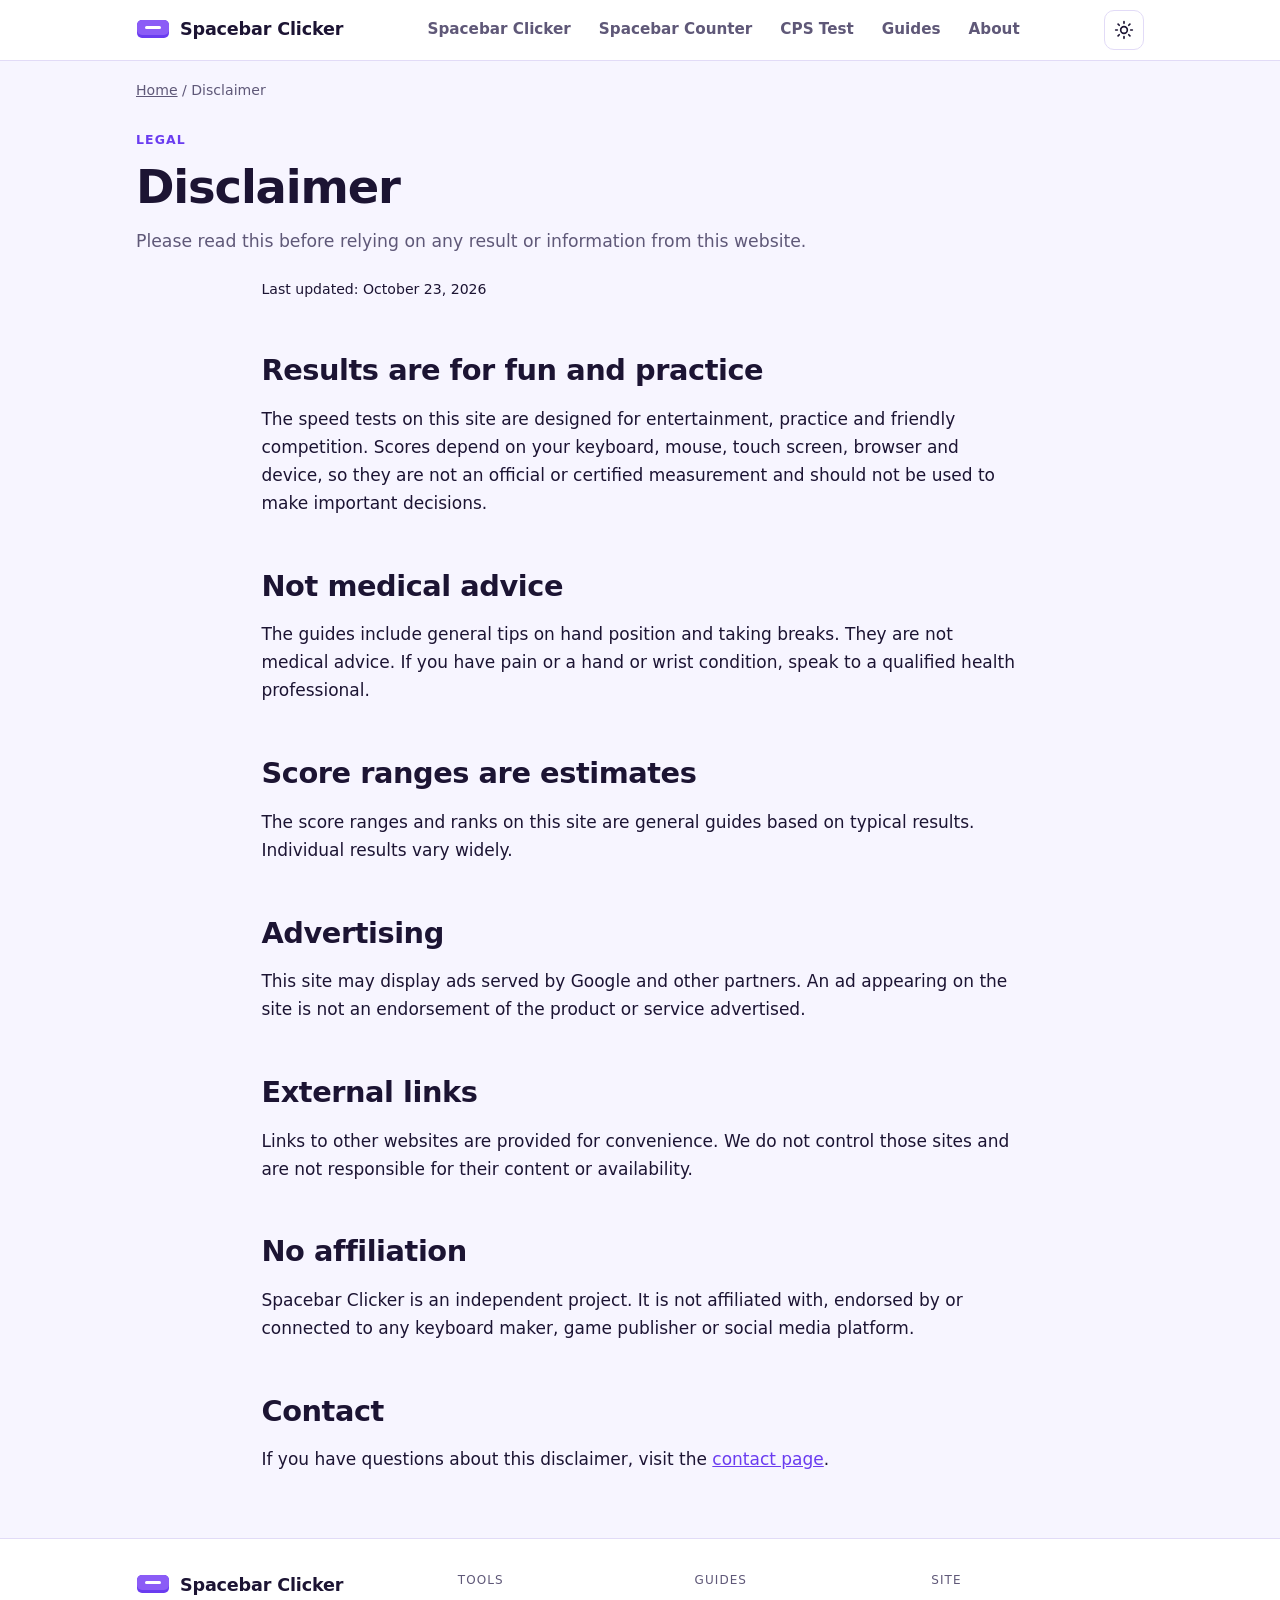
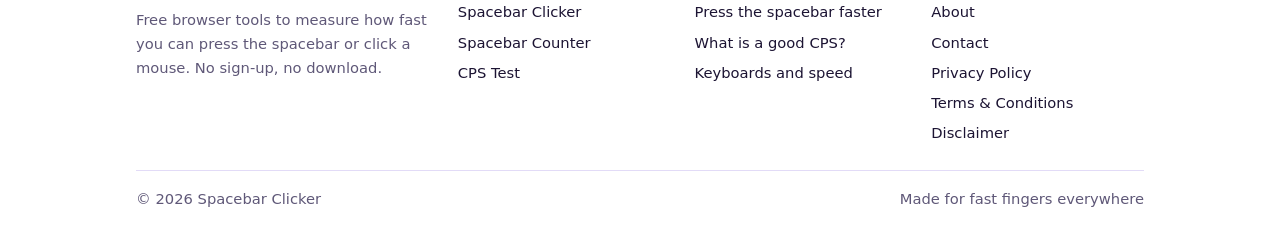
<file: disclaimer.html>
<!DOCTYPE html>
<html lang="en">
<head>
<meta charset="utf-8">
<meta name="viewport" content="width=device-width, initial-scale=1, viewport-fit=cover">
<title>Disclaimer | Spacebar Clicker</title>
<meta name="description" content="Important information about the accuracy of results, advertising and external links on Spacebar Clicker.">
<link rel="canonical" href="https://spacebar-clicker-online.github.io/disclaimer">
<meta name="robots" content="index, follow, max-image-preview:large">
<meta property="og:site_name" content="Spacebar Clicker">
<meta property="og:type" content="website">
<meta property="og:title" content="Disclaimer | Spacebar Clicker">
<meta property="og:description" content="Important information about the accuracy of results, advertising and external links on Spacebar Clicker.">
<meta property="og:url" content="https://spacebar-clicker-online.github.io/disclaimer">
<meta name="twitter:card" content="summary">
<meta name="theme-color" content="#6a3cf0">
<link rel="icon" href="/favicon.svg" type="image/svg+xml">
<script>try{var t=localStorage.getItem("sbc_theme");if(t)document.documentElement.setAttribute("data-theme",t)}catch(e){}</script>
<link rel="stylesheet" href="/style.css">
<!-- Google AdSense: paste your AdSense <script> tag here after you sign up -->
<!-- Google Analytics (optional): paste your gtag.js snippet here -->
<script type="application/ld+json">{"@context":"https://schema.org","@type":"WebSite","name":"Spacebar Clicker","url":"https://spacebar-clicker-online.github.io/"}</script>
<script type="application/ld+json">{"@context":"https://schema.org","@type":"BreadcrumbList","itemListElement":[{"@type":"ListItem","position":1,"name":"Home","item":"https://spacebar-clicker-online.github.io/"},{"@type":"ListItem","position":2,"name":"Disclaimer","item":"https://spacebar-clicker-online.github.io/disclaimer"}]}</script>
</head>
<body>
<a class="skip" href="#main">Skip to content</a>
<header class="site-header">
  <div class="container nav">
    <a class="logo" href="/"><svg viewBox="0 0 34 22" aria-hidden="true"><rect x="1" y="1" width="32" height="18" rx="5" fill="var(--brand)"/><rect x="1" y="1" width="32" height="15" rx="5" fill="var(--brand-2)"/><rect x="9" y="7" width="16" height="3" rx="1.5" fill="#fff"/></svg><span>Spacebar Clicker</span></a>
    <nav aria-label="Main"><ul class="menu" id="menu"><li><a href="/">Spacebar Clicker</a></li><li><a href="/spacebar-counter">Spacebar Counter</a></li><li><a href="/cps-test">CPS Test</a></li><li><a href="/guides">Guides</a></li><li><a href="/about">About</a></li></ul></nav>
    <div class="nav-tools">
      <button class="icon-btn" id="themeToggle" type="button" aria-label="Switch light or dark theme"><svg viewBox="0 0 24 24" fill="none" stroke="currentColor" stroke-width="2" stroke-linecap="round" aria-hidden="true"><circle cx="12" cy="12" r="4"/><path d="M12 2v2M12 20v2M4.9 4.9l1.4 1.4M17.7 17.7l1.4 1.4M2 12h2M20 12h2M4.9 19.1l1.4-1.4M17.7 6.3l1.4-1.4"/></svg></button>
      <button class="icon-btn menu-toggle" id="menuToggle" type="button" aria-label="Open menu" aria-expanded="false" aria-controls="menu"><svg viewBox="0 0 24 24" fill="none" stroke="currentColor" stroke-width="2" stroke-linecap="round" aria-hidden="true"><path d="M4 7h16M4 12h16M4 17h16"/></svg></button>
    </div>
  </div>
</header>
<main id="main">
<div class="container"><nav class="breadcrumb" aria-label="Breadcrumb"><a href="/">Home</a> / Disclaimer</nav><div class="hero"><div class="eyebrow">Legal</div><h1>Disclaimer</h1><p class="lede">Please read this before relying on any result or information from this website.</p></div><article class="content">
<p class="updated">Last updated: October 23, 2026</p>
<h2>Results are for fun and practice</h2>
<p>The speed tests on this site are designed for entertainment, practice and friendly competition. Scores depend on your keyboard, mouse, touch screen, browser and device, so they are not an official or certified measurement and should not be used to make important decisions.</p>

<h2>Not medical advice</h2>
<p>The guides include general tips on hand position and taking breaks. They are not medical advice. If you have pain or a hand or wrist condition, speak to a qualified health professional.</p>

<h2>Score ranges are estimates</h2>
<p>The score ranges and ranks on this site are general guides based on typical results. Individual results vary widely.</p>

<h2>Advertising</h2>
<p>This site may display ads served by Google and other partners. An ad appearing on the site is not an endorsement of the product or service advertised.</p>

<h2>External links</h2>
<p>Links to other websites are provided for convenience. We do not control those sites and are not responsible for their content or availability.</p>

<h2>No affiliation</h2>
<p>Spacebar Clicker is an independent project. It is not affiliated with, endorsed by or connected to any keyboard maker, game publisher or social media platform.</p>

<h2>Contact</h2>
<p>If you have questions about this disclaimer, visit the <a href="/contact">contact page</a>.</p>
</article></div>
</main>
<footer class="site-footer">
  <div class="container">
    <div class="foot">
      <div>
        <a class="logo" href="/"><svg viewBox="0 0 34 22" aria-hidden="true"><rect x="1" y="1" width="32" height="18" rx="5" fill="var(--brand)"/><rect x="1" y="1" width="32" height="15" rx="5" fill="var(--brand-2)"/><rect x="9" y="7" width="16" height="3" rx="1.5" fill="#fff"/></svg><span>Spacebar Clicker</span></a>
        <p>Free browser tools to measure how fast you can press the spacebar or click a mouse. No sign-up, no download.</p>
      </div>
      <div><p class="foot-h">Tools</p><ul>
        <li><a href="/">Spacebar Clicker</a></li>
        <li><a href="/spacebar-counter">Spacebar Counter</a></li>
        <li><a href="/cps-test">CPS Test</a></li>
      </ul></div>
      <div><p class="foot-h">Guides</p><ul>
        <li><a href="/how-to-press-spacebar-faster">Press the spacebar faster</a></li>
        <li><a href="/good-spacebar-cps">What is a good CPS?</a></li>
        <li><a href="/keyboard-and-spacebar-speed">Keyboards and speed</a></li>
      </ul></div>
      <div><p class="foot-h">Site</p><ul>
        <li><a href="/about">About</a></li>
        <li><a href="/contact">Contact</a></li>
        <li><a href="/privacy-policy">Privacy Policy</a></li>
        <li><a href="/terms-and-conditions">Terms &amp; Conditions</a></li>
        <li><a href="/disclaimer">Disclaimer</a></li>
      </ul></div>
    </div>
    <div class="copy"><span>© <span id="year">2026</span> Spacebar Clicker</span><span>Made for fast fingers everywhere</span></div>
  </div>
</footer>
<script src="/main.js" defer></script>
</body>
</html>
</file>
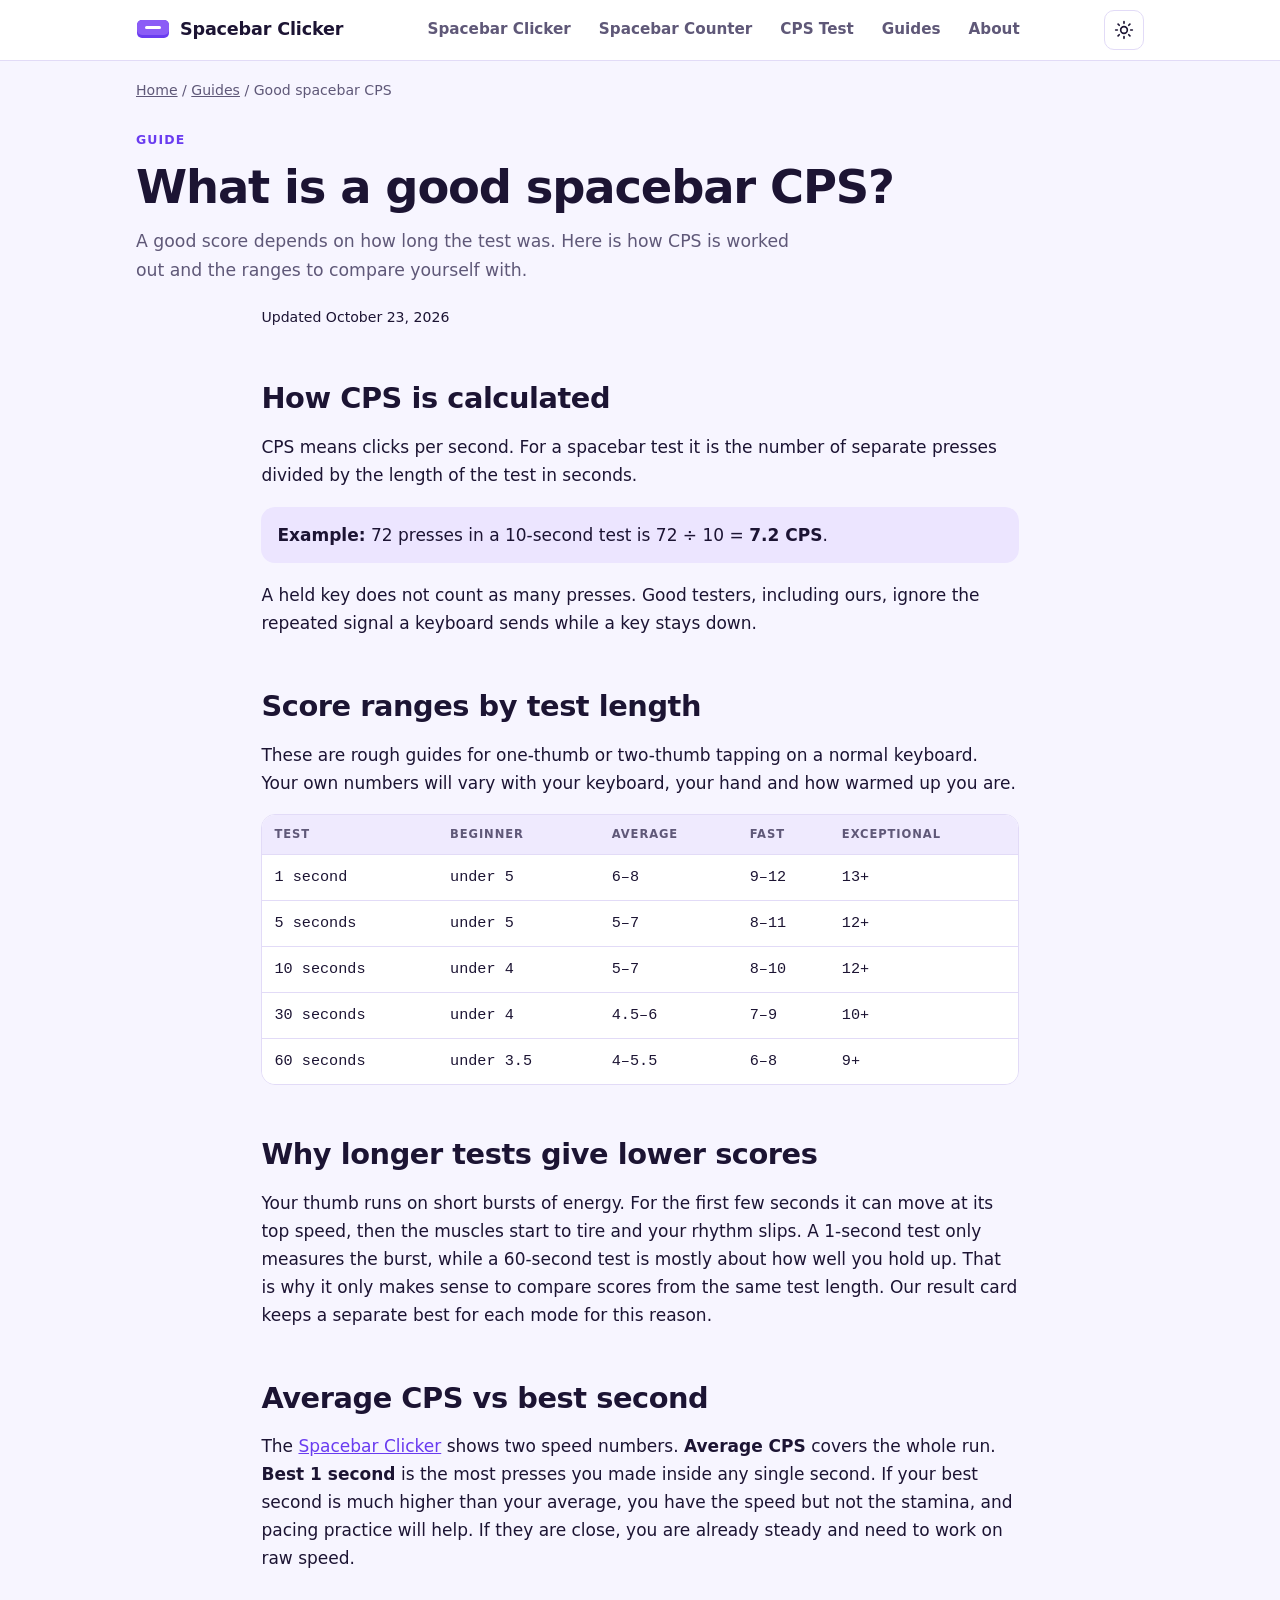
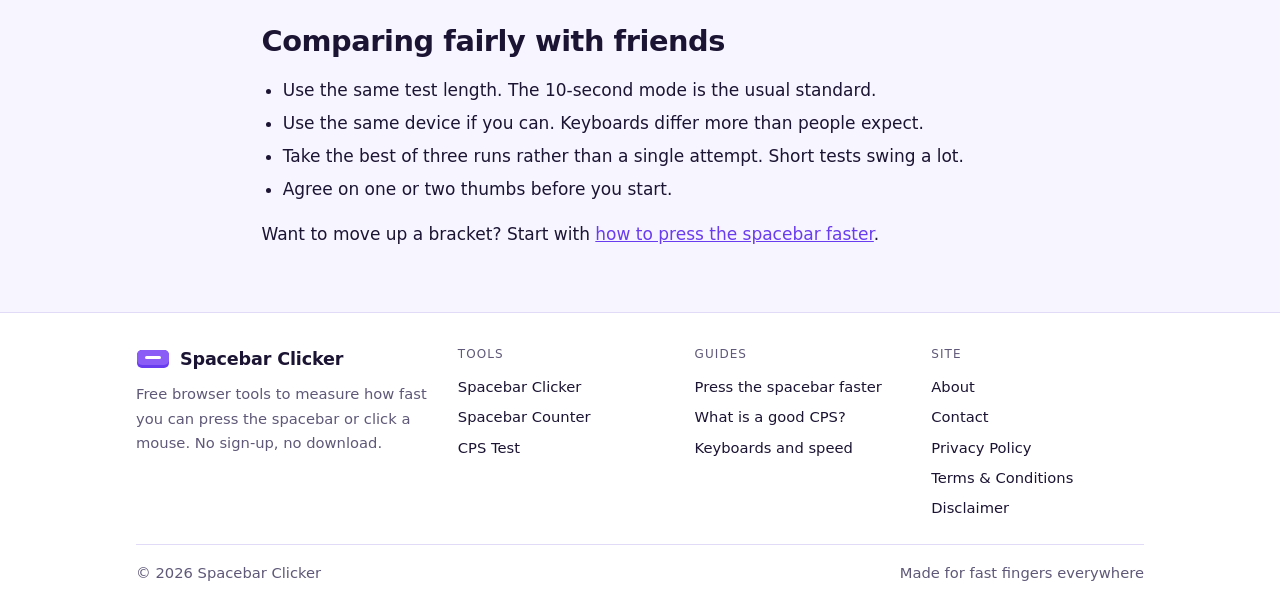
<file: good-spacebar-cps.html>
<!DOCTYPE html>
<html lang="en">
<head>
<meta charset="utf-8">
<meta name="viewport" content="width=device-width, initial-scale=1, viewport-fit=cover">
<title>What Is a Good Spacebar CPS? Score Ranges by Test Length</title>
<meta name="description" content="See what counts as a good spacebar CPS for 1, 5, 10, 30 and 60 second tests, how CPS is calculated, and how to compare your score fairly.">
<link rel="canonical" href="https://spacebar-clicker-online.github.io/good-spacebar-cps">
<meta name="robots" content="index, follow, max-image-preview:large">
<meta property="og:site_name" content="Spacebar Clicker">
<meta property="og:type" content="article">
<meta property="og:title" content="What Is a Good Spacebar CPS? Score Ranges by Test Length">
<meta property="og:description" content="See what counts as a good spacebar CPS for 1, 5, 10, 30 and 60 second tests, how CPS is calculated, and how to compare your score fairly.">
<meta property="og:url" content="https://spacebar-clicker-online.github.io/good-spacebar-cps">
<meta name="twitter:card" content="summary">
<meta name="theme-color" content="#6a3cf0">
<link rel="icon" href="/favicon.svg" type="image/svg+xml">
<script>try{var t=localStorage.getItem("sbc_theme");if(t)document.documentElement.setAttribute("data-theme",t)}catch(e){}</script>
<link rel="stylesheet" href="/style.css">
<!-- Google AdSense: paste your AdSense <script> tag here after you sign up -->
<!-- Google Analytics (optional): paste your gtag.js snippet here -->
<script type="application/ld+json">{"@context":"https://schema.org","@type":"WebSite","name":"Spacebar Clicker","url":"https://spacebar-clicker-online.github.io/"}</script>
<script type="application/ld+json">{"@context":"https://schema.org","@type":"Article","headline":"What is a good spacebar CPS?","datePublished":"2026-10-23","dateModified":"2026-10-23","author":{"@type":"Organization","name":"Spacebar Clicker"},"mainEntityOfPage":"https://spacebar-clicker-online.github.io/good-spacebar-cps"}</script>
<script type="application/ld+json">{"@context":"https://schema.org","@type":"BreadcrumbList","itemListElement":[{"@type":"ListItem","position":1,"name":"Home","item":"https://spacebar-clicker-online.github.io/"},{"@type":"ListItem","position":2,"name":"Guides","item":"https://spacebar-clicker-online.github.io/guides"},{"@type":"ListItem","position":3,"name":"Good spacebar CPS","item":"https://spacebar-clicker-online.github.io/good-spacebar-cps"}]}</script>
</head>
<body>
<a class="skip" href="#main">Skip to content</a>
<header class="site-header">
  <div class="container nav">
    <a class="logo" href="/"><svg viewBox="0 0 34 22" aria-hidden="true"><rect x="1" y="1" width="32" height="18" rx="5" fill="var(--brand)"/><rect x="1" y="1" width="32" height="15" rx="5" fill="var(--brand-2)"/><rect x="9" y="7" width="16" height="3" rx="1.5" fill="#fff"/></svg><span>Spacebar Clicker</span></a>
    <nav aria-label="Main"><ul class="menu" id="menu"><li><a href="/">Spacebar Clicker</a></li><li><a href="/spacebar-counter">Spacebar Counter</a></li><li><a href="/cps-test">CPS Test</a></li><li><a href="/guides">Guides</a></li><li><a href="/about">About</a></li></ul></nav>
    <div class="nav-tools">
      <button class="icon-btn" id="themeToggle" type="button" aria-label="Switch light or dark theme"><svg viewBox="0 0 24 24" fill="none" stroke="currentColor" stroke-width="2" stroke-linecap="round" aria-hidden="true"><circle cx="12" cy="12" r="4"/><path d="M12 2v2M12 20v2M4.9 4.9l1.4 1.4M17.7 17.7l1.4 1.4M2 12h2M20 12h2M4.9 19.1l1.4-1.4M17.7 6.3l1.4-1.4"/></svg></button>
      <button class="icon-btn menu-toggle" id="menuToggle" type="button" aria-label="Open menu" aria-expanded="false" aria-controls="menu"><svg viewBox="0 0 24 24" fill="none" stroke="currentColor" stroke-width="2" stroke-linecap="round" aria-hidden="true"><path d="M4 7h16M4 12h16M4 17h16"/></svg></button>
    </div>
  </div>
</header>
<main id="main">
<div class="container"><nav class="breadcrumb" aria-label="Breadcrumb"><a href="/">Home</a> / <a href="/guides">Guides</a> / Good spacebar CPS</nav><div class="hero"><div class="eyebrow">Guide</div><h1>What is a good spacebar CPS?</h1><p class="lede">A good score depends on how long the test was. Here is how CPS is worked out and the ranges to compare yourself with.</p></div><article class="content">
<p class="updated">Updated October 23, 2026</p>
<h2>How CPS is calculated</h2>
<p>CPS means clicks per second. For a spacebar test it is the number of separate presses divided by the length of the test in seconds.</p>
<div class="note"><strong>Example:</strong> 72 presses in a 10-second test is 72 ÷ 10 = <strong>7.2 CPS</strong>.</div>
<p>A held key does not count as many presses. Good testers, including ours, ignore the repeated signal a keyboard sends while a key stays down.</p>

<h2>Score ranges by test length</h2>
<p>These are rough guides for one-thumb or two-thumb tapping on a normal keyboard. Your own numbers will vary with your keyboard, your hand and how warmed up you are.</p>
<div class="table-wrap"><table>
<thead><tr><th>Test</th><th>Beginner</th><th>Average</th><th>Fast</th><th>Exceptional</th></tr></thead>
<tbody>
<tr><td class="num">1 second</td><td class="num">under 5</td><td class="num">6–8</td><td class="num">9–12</td><td class="num">13+</td></tr>
<tr><td class="num">5 seconds</td><td class="num">under 5</td><td class="num">5–7</td><td class="num">8–11</td><td class="num">12+</td></tr>
<tr><td class="num">10 seconds</td><td class="num">under 4</td><td class="num">5–7</td><td class="num">8–10</td><td class="num">12+</td></tr>
<tr><td class="num">30 seconds</td><td class="num">under 4</td><td class="num">4.5–6</td><td class="num">7–9</td><td class="num">10+</td></tr>
<tr><td class="num">60 seconds</td><td class="num">under 3.5</td><td class="num">4–5.5</td><td class="num">6–8</td><td class="num">9+</td></tr>
</tbody></table></div>

<h2>Why longer tests give lower scores</h2>
<p>Your thumb runs on short bursts of energy. For the first few seconds it can move at its top speed, then the muscles start to tire and your rhythm slips. A 1-second test only measures the burst, while a 60-second test is mostly about how well you hold up. That is why it only makes sense to compare scores from the same test length. Our result card keeps a separate best for each mode for this reason.</p>

<h2>Average CPS vs best second</h2>
<p>The <a href="/">Spacebar Clicker</a> shows two speed numbers. <strong>Average CPS</strong> covers the whole run. <strong>Best 1 second</strong> is the most presses you made inside any single second. If your best second is much higher than your average, you have the speed but not the stamina, and pacing practice will help. If they are close, you are already steady and need to work on raw speed.</p>

<h2>Comparing fairly with friends</h2>
<ul>
<li>Use the same test length. The 10-second mode is the usual standard.</li>
<li>Use the same device if you can. Keyboards differ more than people expect.</li>
<li>Take the best of three runs rather than a single attempt. Short tests swing a lot.</li>
<li>Agree on one or two thumbs before you start.</li>
</ul>
<p>Want to move up a bracket? Start with <a href="/how-to-press-spacebar-faster">how to press the spacebar faster</a>.</p>
</article></div>
</main>
<footer class="site-footer">
  <div class="container">
    <div class="foot">
      <div>
        <a class="logo" href="/"><svg viewBox="0 0 34 22" aria-hidden="true"><rect x="1" y="1" width="32" height="18" rx="5" fill="var(--brand)"/><rect x="1" y="1" width="32" height="15" rx="5" fill="var(--brand-2)"/><rect x="9" y="7" width="16" height="3" rx="1.5" fill="#fff"/></svg><span>Spacebar Clicker</span></a>
        <p>Free browser tools to measure how fast you can press the spacebar or click a mouse. No sign-up, no download.</p>
      </div>
      <div><p class="foot-h">Tools</p><ul>
        <li><a href="/">Spacebar Clicker</a></li>
        <li><a href="/spacebar-counter">Spacebar Counter</a></li>
        <li><a href="/cps-test">CPS Test</a></li>
      </ul></div>
      <div><p class="foot-h">Guides</p><ul>
        <li><a href="/how-to-press-spacebar-faster">Press the spacebar faster</a></li>
        <li><a href="/good-spacebar-cps">What is a good CPS?</a></li>
        <li><a href="/keyboard-and-spacebar-speed">Keyboards and speed</a></li>
      </ul></div>
      <div><p class="foot-h">Site</p><ul>
        <li><a href="/about">About</a></li>
        <li><a href="/contact">Contact</a></li>
        <li><a href="/privacy-policy">Privacy Policy</a></li>
        <li><a href="/terms-and-conditions">Terms &amp; Conditions</a></li>
        <li><a href="/disclaimer">Disclaimer</a></li>
      </ul></div>
    </div>
    <div class="copy"><span>© <span id="year">2026</span> Spacebar Clicker</span><span>Made for fast fingers everywhere</span></div>
  </div>
</footer>
<script src="/main.js" defer></script>
</body>
</html>
</file>
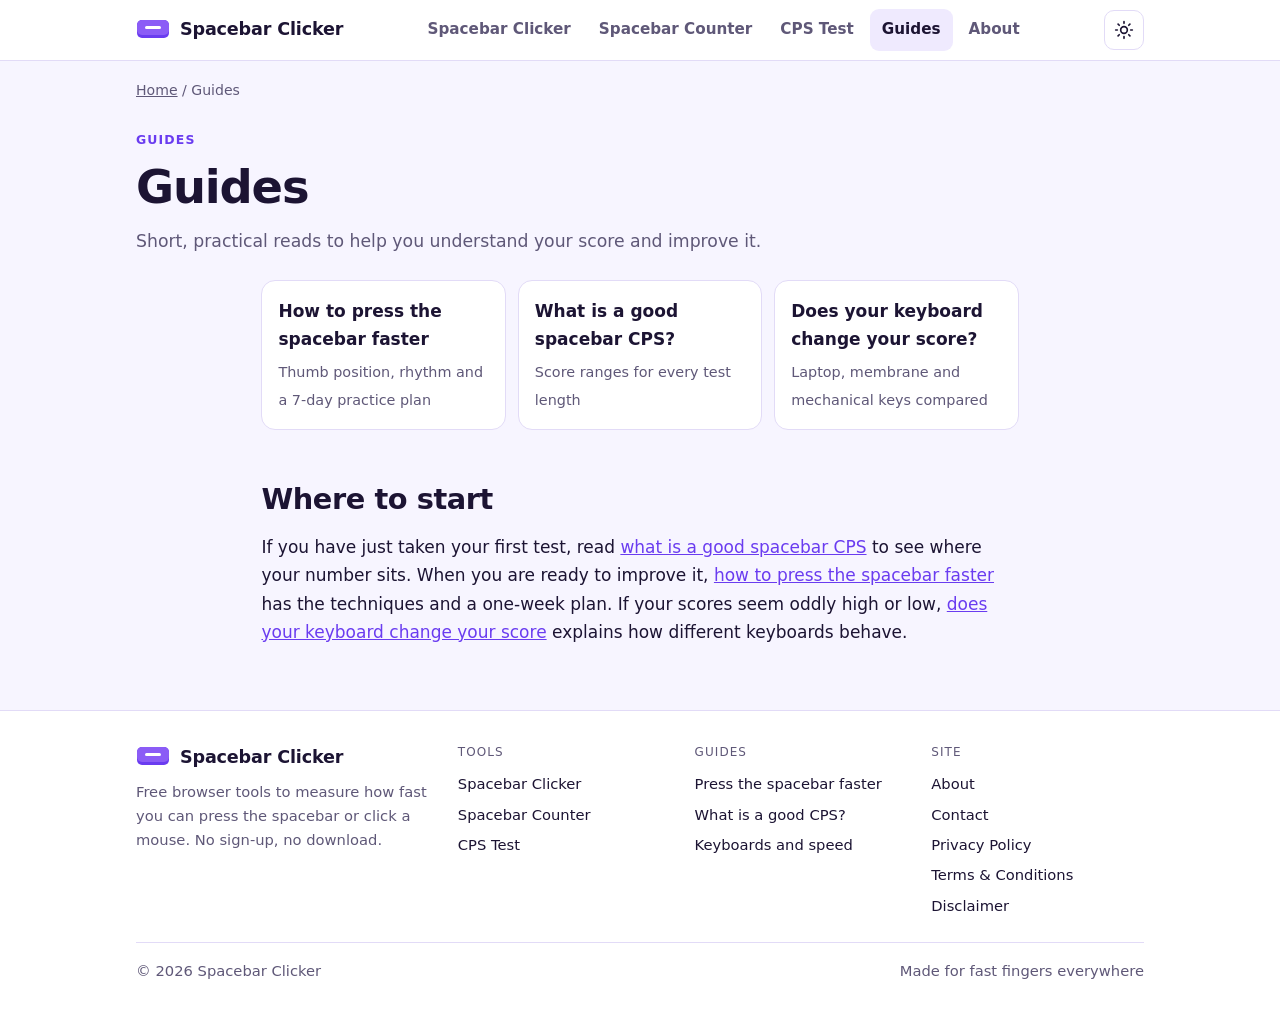
<file: guides.html>
<!DOCTYPE html>
<html lang="en">
<head>
<meta charset="utf-8">
<meta name="viewport" content="width=device-width, initial-scale=1, viewport-fit=cover">
<title>Spacebar and Click Speed Guides | Spacebar Clicker</title>
<meta name="description" content="Practical guides to pressing the spacebar faster, understanding CPS scores, and choosing a keyboard for speed tests.">
<link rel="canonical" href="https://spacebar-clicker-online.github.io/guides">
<meta name="robots" content="index, follow, max-image-preview:large">
<meta property="og:site_name" content="Spacebar Clicker">
<meta property="og:type" content="website">
<meta property="og:title" content="Spacebar and Click Speed Guides | Spacebar Clicker">
<meta property="og:description" content="Practical guides to pressing the spacebar faster, understanding CPS scores, and choosing a keyboard for speed tests.">
<meta property="og:url" content="https://spacebar-clicker-online.github.io/guides">
<meta name="twitter:card" content="summary">
<meta name="theme-color" content="#6a3cf0">
<link rel="icon" href="/favicon.svg" type="image/svg+xml">
<script>try{var t=localStorage.getItem("sbc_theme");if(t)document.documentElement.setAttribute("data-theme",t)}catch(e){}</script>
<link rel="stylesheet" href="/style.css">
<!-- Google AdSense: paste your AdSense <script> tag here after you sign up -->
<!-- Google Analytics (optional): paste your gtag.js snippet here -->
<script type="application/ld+json">{"@context":"https://schema.org","@type":"WebSite","name":"Spacebar Clicker","url":"https://spacebar-clicker-online.github.io/"}</script>
<script type="application/ld+json">{"@context":"https://schema.org","@type":"BreadcrumbList","itemListElement":[{"@type":"ListItem","position":1,"name":"Home","item":"https://spacebar-clicker-online.github.io/"},{"@type":"ListItem","position":2,"name":"Guides","item":"https://spacebar-clicker-online.github.io/guides"}]}</script>
</head>
<body>
<a class="skip" href="#main">Skip to content</a>
<header class="site-header">
  <div class="container nav">
    <a class="logo" href="/"><svg viewBox="0 0 34 22" aria-hidden="true"><rect x="1" y="1" width="32" height="18" rx="5" fill="var(--brand)"/><rect x="1" y="1" width="32" height="15" rx="5" fill="var(--brand-2)"/><rect x="9" y="7" width="16" height="3" rx="1.5" fill="#fff"/></svg><span>Spacebar Clicker</span></a>
    <nav aria-label="Main"><ul class="menu" id="menu"><li><a href="/">Spacebar Clicker</a></li><li><a href="/spacebar-counter">Spacebar Counter</a></li><li><a href="/cps-test">CPS Test</a></li><li><a href="/guides" aria-current="page">Guides</a></li><li><a href="/about">About</a></li></ul></nav>
    <div class="nav-tools">
      <button class="icon-btn" id="themeToggle" type="button" aria-label="Switch light or dark theme"><svg viewBox="0 0 24 24" fill="none" stroke="currentColor" stroke-width="2" stroke-linecap="round" aria-hidden="true"><circle cx="12" cy="12" r="4"/><path d="M12 2v2M12 20v2M4.9 4.9l1.4 1.4M17.7 17.7l1.4 1.4M2 12h2M20 12h2M4.9 19.1l1.4-1.4M17.7 6.3l1.4-1.4"/></svg></button>
      <button class="icon-btn menu-toggle" id="menuToggle" type="button" aria-label="Open menu" aria-expanded="false" aria-controls="menu"><svg viewBox="0 0 24 24" fill="none" stroke="currentColor" stroke-width="2" stroke-linecap="round" aria-hidden="true"><path d="M4 7h16M4 12h16M4 17h16"/></svg></button>
    </div>
  </div>
</header>
<main id="main">
<div class="container"><nav class="breadcrumb" aria-label="Breadcrumb"><a href="/">Home</a> / Guides</nav><div class="hero"><div class="eyebrow">Guides</div><h1>Guides</h1><p class="lede">Short, practical reads to help you understand your score and improve it.</p></div><article class="content"><div class="grid-links">
<a href="/how-to-press-spacebar-faster"><b>How to press the spacebar faster</b><span>Thumb position, rhythm and a 7-day practice plan</span></a>
<a href="/good-spacebar-cps"><b>What is a good spacebar CPS?</b><span>Score ranges for every test length</span></a>
<a href="/keyboard-and-spacebar-speed"><b>Does your keyboard change your score?</b><span>Laptop, membrane and mechanical keys compared</span></a>
</div>
<h2>Where to start</h2>
<p>If you have just taken your first test, read <a href="/good-spacebar-cps">what is a good spacebar CPS</a> to see where your number sits. When you are ready to improve it, <a href="/how-to-press-spacebar-faster">how to press the spacebar faster</a> has the techniques and a one-week plan. If your scores seem oddly high or low, <a href="/keyboard-and-spacebar-speed">does your keyboard change your score</a> explains how different keyboards behave.</p>
</article></div>
</main>
<footer class="site-footer">
  <div class="container">
    <div class="foot">
      <div>
        <a class="logo" href="/"><svg viewBox="0 0 34 22" aria-hidden="true"><rect x="1" y="1" width="32" height="18" rx="5" fill="var(--brand)"/><rect x="1" y="1" width="32" height="15" rx="5" fill="var(--brand-2)"/><rect x="9" y="7" width="16" height="3" rx="1.5" fill="#fff"/></svg><span>Spacebar Clicker</span></a>
        <p>Free browser tools to measure how fast you can press the spacebar or click a mouse. No sign-up, no download.</p>
      </div>
      <div><p class="foot-h">Tools</p><ul>
        <li><a href="/">Spacebar Clicker</a></li>
        <li><a href="/spacebar-counter">Spacebar Counter</a></li>
        <li><a href="/cps-test">CPS Test</a></li>
      </ul></div>
      <div><p class="foot-h">Guides</p><ul>
        <li><a href="/how-to-press-spacebar-faster">Press the spacebar faster</a></li>
        <li><a href="/good-spacebar-cps">What is a good CPS?</a></li>
        <li><a href="/keyboard-and-spacebar-speed">Keyboards and speed</a></li>
      </ul></div>
      <div><p class="foot-h">Site</p><ul>
        <li><a href="/about">About</a></li>
        <li><a href="/contact">Contact</a></li>
        <li><a href="/privacy-policy">Privacy Policy</a></li>
        <li><a href="/terms-and-conditions">Terms &amp; Conditions</a></li>
        <li><a href="/disclaimer">Disclaimer</a></li>
      </ul></div>
    </div>
    <div class="copy"><span>© <span id="year">2026</span> Spacebar Clicker</span><span>Made for fast fingers everywhere</span></div>
  </div>
</footer>
<script src="/main.js" defer></script>
</body>
</html>
</file>
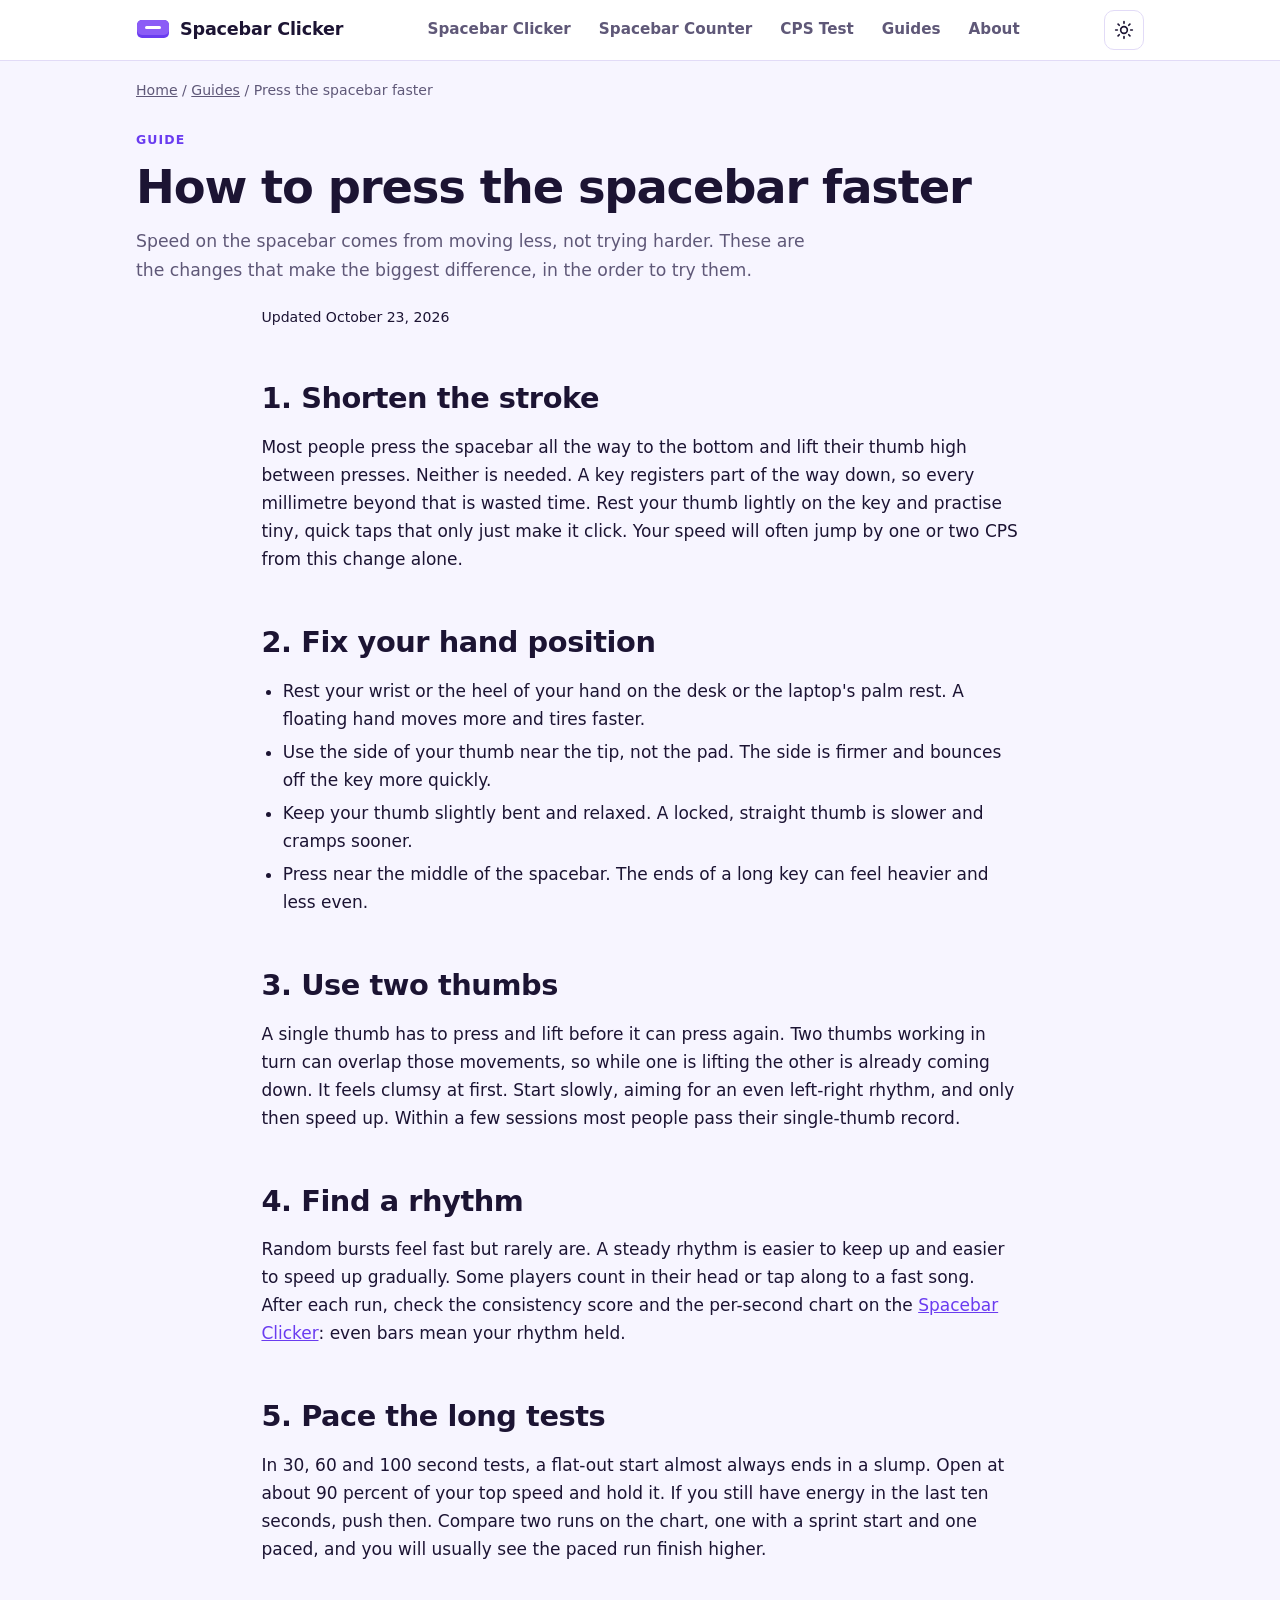
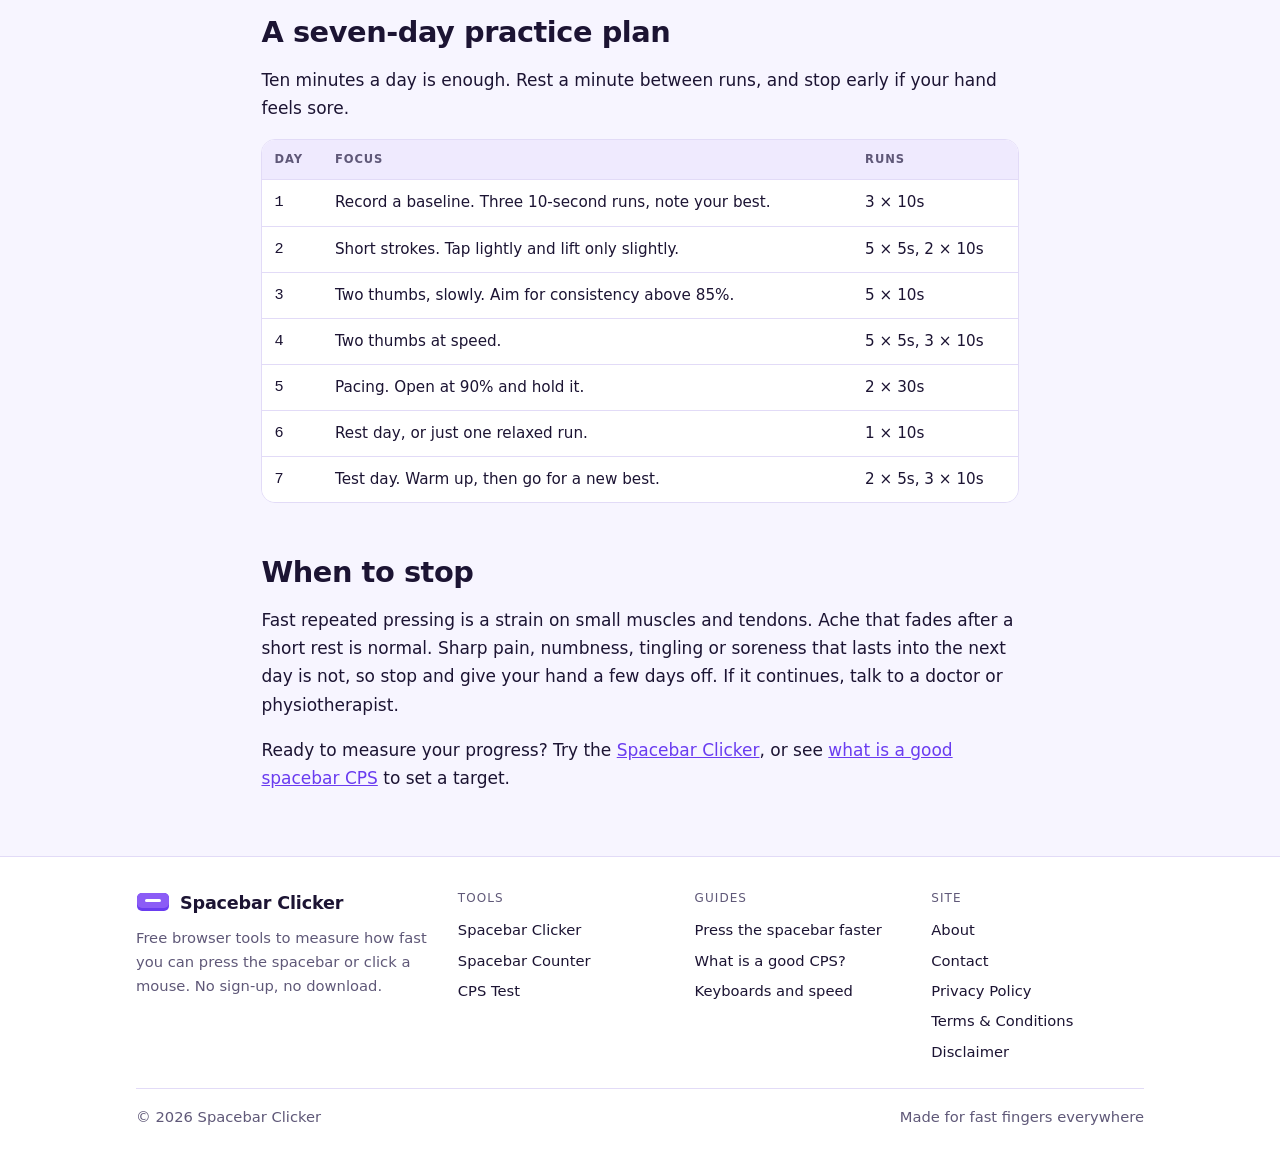
<file: how-to-press-spacebar-faster.html>
<!DOCTYPE html>
<html lang="en">
<head>
<meta charset="utf-8">
<meta name="viewport" content="width=device-width, initial-scale=1, viewport-fit=cover">
<title>How to Press the Spacebar Faster: Techniques and a 7-Day Plan</title>
<meta name="description" content="Learn how to press the spacebar faster with better thumb position, a two-thumb rhythm, pacing for long tests and a simple seven-day practice plan.">
<link rel="canonical" href="https://spacebar-clicker-online.github.io/how-to-press-spacebar-faster">
<meta name="robots" content="index, follow, max-image-preview:large">
<meta property="og:site_name" content="Spacebar Clicker">
<meta property="og:type" content="article">
<meta property="og:title" content="How to Press the Spacebar Faster: Techniques and a 7-Day Plan">
<meta property="og:description" content="Learn how to press the spacebar faster with better thumb position, a two-thumb rhythm, pacing for long tests and a simple seven-day practice plan.">
<meta property="og:url" content="https://spacebar-clicker-online.github.io/how-to-press-spacebar-faster">
<meta name="twitter:card" content="summary">
<meta name="theme-color" content="#6a3cf0">
<link rel="icon" href="/favicon.svg" type="image/svg+xml">
<script>try{var t=localStorage.getItem("sbc_theme");if(t)document.documentElement.setAttribute("data-theme",t)}catch(e){}</script>
<link rel="stylesheet" href="/style.css">
<!-- Google AdSense: paste your AdSense <script> tag here after you sign up -->
<!-- Google Analytics (optional): paste your gtag.js snippet here -->
<script type="application/ld+json">{"@context":"https://schema.org","@type":"WebSite","name":"Spacebar Clicker","url":"https://spacebar-clicker-online.github.io/"}</script>
<script type="application/ld+json">{"@context":"https://schema.org","@type":"Article","headline":"How to press the spacebar faster","datePublished":"2026-10-23","dateModified":"2026-10-23","author":{"@type":"Organization","name":"Spacebar Clicker"},"mainEntityOfPage":"https://spacebar-clicker-online.github.io/how-to-press-spacebar-faster"}</script>
<script type="application/ld+json">{"@context":"https://schema.org","@type":"BreadcrumbList","itemListElement":[{"@type":"ListItem","position":1,"name":"Home","item":"https://spacebar-clicker-online.github.io/"},{"@type":"ListItem","position":2,"name":"Guides","item":"https://spacebar-clicker-online.github.io/guides"},{"@type":"ListItem","position":3,"name":"Press the spacebar faster","item":"https://spacebar-clicker-online.github.io/how-to-press-spacebar-faster"}]}</script>
</head>
<body>
<a class="skip" href="#main">Skip to content</a>
<header class="site-header">
  <div class="container nav">
    <a class="logo" href="/"><svg viewBox="0 0 34 22" aria-hidden="true"><rect x="1" y="1" width="32" height="18" rx="5" fill="var(--brand)"/><rect x="1" y="1" width="32" height="15" rx="5" fill="var(--brand-2)"/><rect x="9" y="7" width="16" height="3" rx="1.5" fill="#fff"/></svg><span>Spacebar Clicker</span></a>
    <nav aria-label="Main"><ul class="menu" id="menu"><li><a href="/">Spacebar Clicker</a></li><li><a href="/spacebar-counter">Spacebar Counter</a></li><li><a href="/cps-test">CPS Test</a></li><li><a href="/guides">Guides</a></li><li><a href="/about">About</a></li></ul></nav>
    <div class="nav-tools">
      <button class="icon-btn" id="themeToggle" type="button" aria-label="Switch light or dark theme"><svg viewBox="0 0 24 24" fill="none" stroke="currentColor" stroke-width="2" stroke-linecap="round" aria-hidden="true"><circle cx="12" cy="12" r="4"/><path d="M12 2v2M12 20v2M4.9 4.9l1.4 1.4M17.7 17.7l1.4 1.4M2 12h2M20 12h2M4.9 19.1l1.4-1.4M17.7 6.3l1.4-1.4"/></svg></button>
      <button class="icon-btn menu-toggle" id="menuToggle" type="button" aria-label="Open menu" aria-expanded="false" aria-controls="menu"><svg viewBox="0 0 24 24" fill="none" stroke="currentColor" stroke-width="2" stroke-linecap="round" aria-hidden="true"><path d="M4 7h16M4 12h16M4 17h16"/></svg></button>
    </div>
  </div>
</header>
<main id="main">
<div class="container"><nav class="breadcrumb" aria-label="Breadcrumb"><a href="/">Home</a> / <a href="/guides">Guides</a> / Press the spacebar faster</nav><div class="hero"><div class="eyebrow">Guide</div><h1>How to press the spacebar faster</h1><p class="lede">Speed on the spacebar comes from moving less, not trying harder. These are the changes that make the biggest difference, in the order to try them.</p></div><article class="content">
<p class="updated">Updated October 23, 2026</p>
<h2>1. Shorten the stroke</h2>
<p>Most people press the spacebar all the way to the bottom and lift their thumb high between presses. Neither is needed. A key registers part of the way down, so every millimetre beyond that is wasted time. Rest your thumb lightly on the key and practise tiny, quick taps that only just make it click. Your speed will often jump by one or two CPS from this change alone.</p>

<h2>2. Fix your hand position</h2>
<ul>
<li>Rest your wrist or the heel of your hand on the desk or the laptop's palm rest. A floating hand moves more and tires faster.</li>
<li>Use the side of your thumb near the tip, not the pad. The side is firmer and bounces off the key more quickly.</li>
<li>Keep your thumb slightly bent and relaxed. A locked, straight thumb is slower and cramps sooner.</li>
<li>Press near the middle of the spacebar. The ends of a long key can feel heavier and less even.</li>
</ul>

<h2>3. Use two thumbs</h2>
<p>A single thumb has to press and lift before it can press again. Two thumbs working in turn can overlap those movements, so while one is lifting the other is already coming down. It feels clumsy at first. Start slowly, aiming for an even left-right rhythm, and only then speed up. Within a few sessions most people pass their single-thumb record.</p>

<h2>4. Find a rhythm</h2>
<p>Random bursts feel fast but rarely are. A steady rhythm is easier to keep up and easier to speed up gradually. Some players count in their head or tap along to a fast song. After each run, check the consistency score and the per-second chart on the <a href="/">Spacebar Clicker</a>: even bars mean your rhythm held.</p>

<h2>5. Pace the long tests</h2>
<p>In 30, 60 and 100 second tests, a flat-out start almost always ends in a slump. Open at about 90 percent of your top speed and hold it. If you still have energy in the last ten seconds, push then. Compare two runs on the chart, one with a sprint start and one paced, and you will usually see the paced run finish higher.</p>

<h2>A seven-day practice plan</h2>
<p>Ten minutes a day is enough. Rest a minute between runs, and stop early if your hand feels sore.</p>
<div class="table-wrap"><table>
<thead><tr><th>Day</th><th>Focus</th><th>Runs</th></tr></thead>
<tbody>
<tr><td class="num">1</td><td>Record a baseline. Three 10-second runs, note your best.</td><td>3 × 10s</td></tr>
<tr><td class="num">2</td><td>Short strokes. Tap lightly and lift only slightly.</td><td>5 × 5s, 2 × 10s</td></tr>
<tr><td class="num">3</td><td>Two thumbs, slowly. Aim for consistency above 85%.</td><td>5 × 10s</td></tr>
<tr><td class="num">4</td><td>Two thumbs at speed.</td><td>5 × 5s, 3 × 10s</td></tr>
<tr><td class="num">5</td><td>Pacing. Open at 90% and hold it.</td><td>2 × 30s</td></tr>
<tr><td class="num">6</td><td>Rest day, or just one relaxed run.</td><td>1 × 10s</td></tr>
<tr><td class="num">7</td><td>Test day. Warm up, then go for a new best.</td><td>2 × 5s, 3 × 10s</td></tr>
</tbody></table></div>

<h2>When to stop</h2>
<p>Fast repeated pressing is a strain on small muscles and tendons. Ache that fades after a short rest is normal. Sharp pain, numbness, tingling or soreness that lasts into the next day is not, so stop and give your hand a few days off. If it continues, talk to a doctor or physiotherapist.</p>
<p>Ready to measure your progress? Try the <a href="/">Spacebar Clicker</a>, or see <a href="/good-spacebar-cps">what is a good spacebar CPS</a> to set a target.</p>
</article></div>
</main>
<footer class="site-footer">
  <div class="container">
    <div class="foot">
      <div>
        <a class="logo" href="/"><svg viewBox="0 0 34 22" aria-hidden="true"><rect x="1" y="1" width="32" height="18" rx="5" fill="var(--brand)"/><rect x="1" y="1" width="32" height="15" rx="5" fill="var(--brand-2)"/><rect x="9" y="7" width="16" height="3" rx="1.5" fill="#fff"/></svg><span>Spacebar Clicker</span></a>
        <p>Free browser tools to measure how fast you can press the spacebar or click a mouse. No sign-up, no download.</p>
      </div>
      <div><p class="foot-h">Tools</p><ul>
        <li><a href="/">Spacebar Clicker</a></li>
        <li><a href="/spacebar-counter">Spacebar Counter</a></li>
        <li><a href="/cps-test">CPS Test</a></li>
      </ul></div>
      <div><p class="foot-h">Guides</p><ul>
        <li><a href="/how-to-press-spacebar-faster">Press the spacebar faster</a></li>
        <li><a href="/good-spacebar-cps">What is a good CPS?</a></li>
        <li><a href="/keyboard-and-spacebar-speed">Keyboards and speed</a></li>
      </ul></div>
      <div><p class="foot-h">Site</p><ul>
        <li><a href="/about">About</a></li>
        <li><a href="/contact">Contact</a></li>
        <li><a href="/privacy-policy">Privacy Policy</a></li>
        <li><a href="/terms-and-conditions">Terms &amp; Conditions</a></li>
        <li><a href="/disclaimer">Disclaimer</a></li>
      </ul></div>
    </div>
    <div class="copy"><span>© <span id="year">2026</span> Spacebar Clicker</span><span>Made for fast fingers everywhere</span></div>
  </div>
</footer>
<script src="/main.js" defer></script>
</body>
</html>
</file>
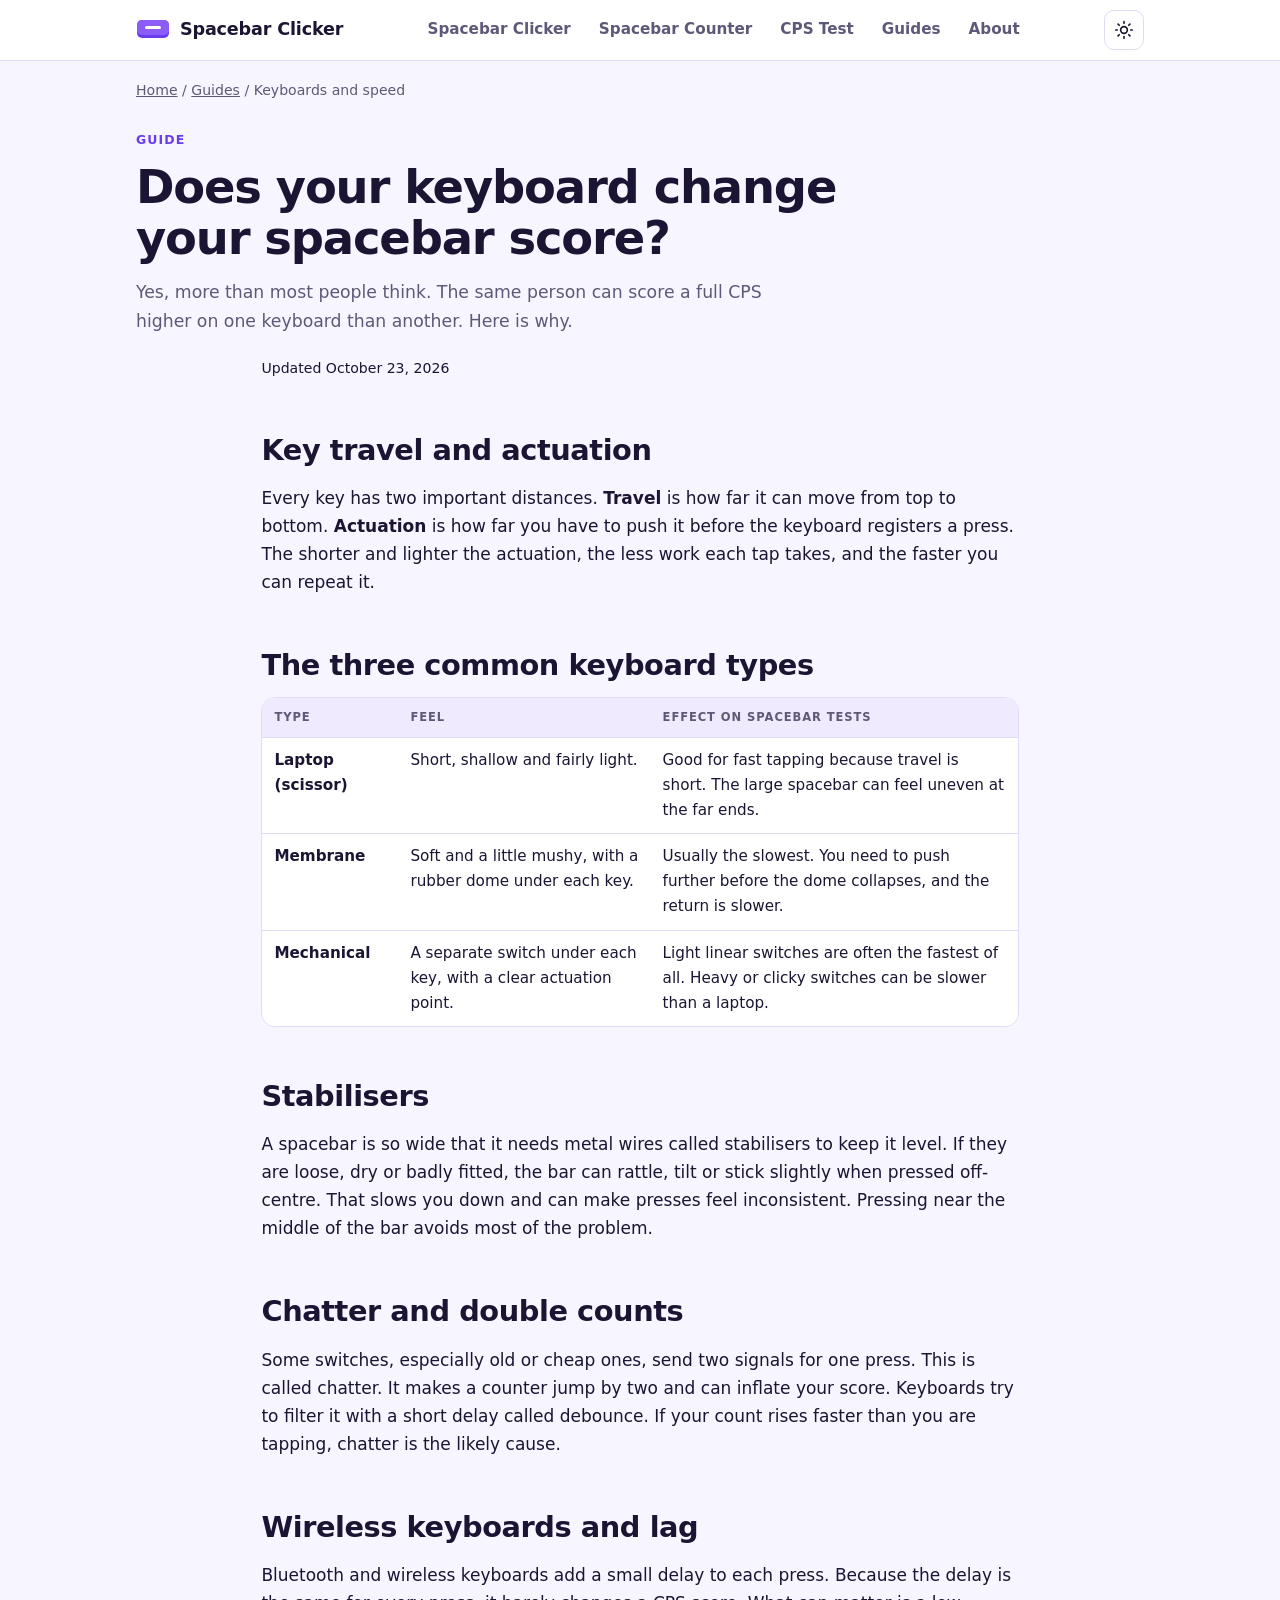
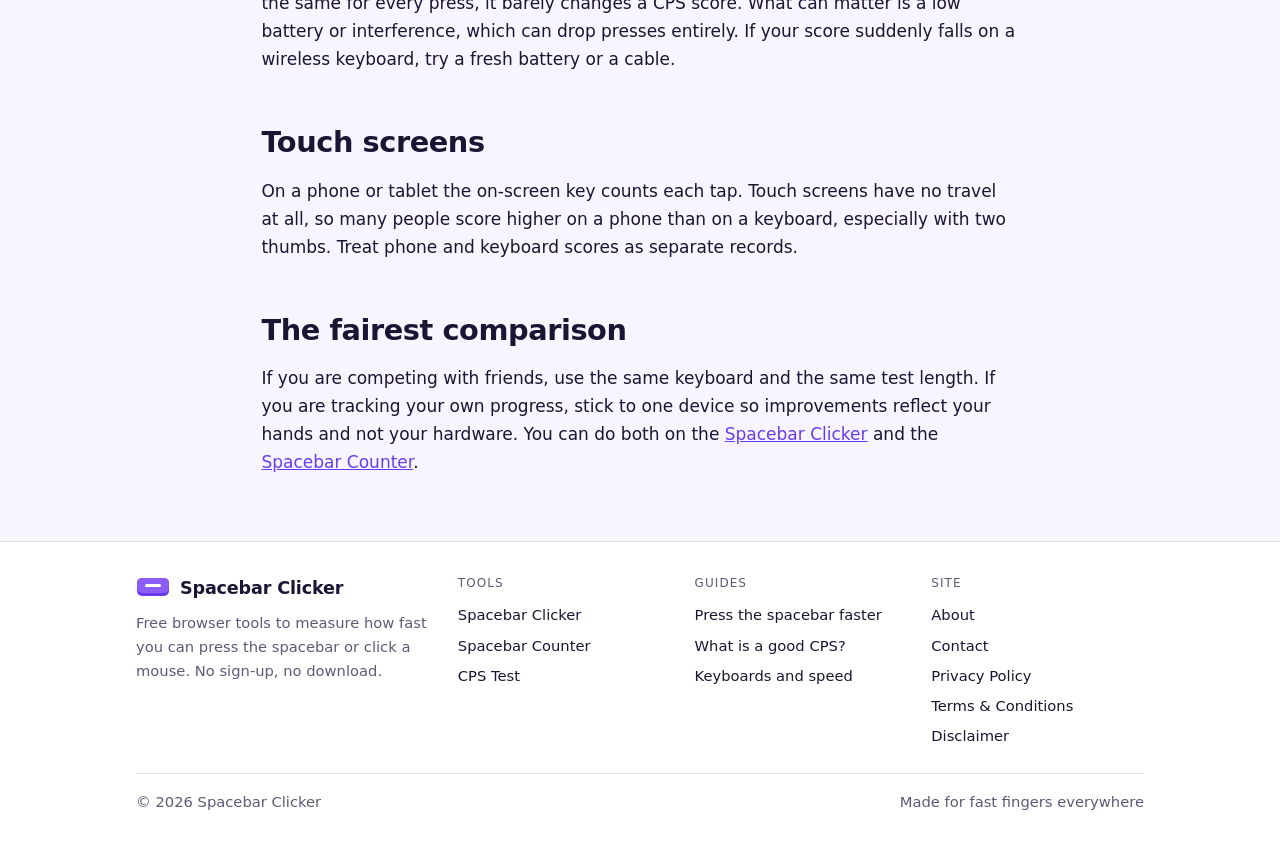
<file: keyboard-and-spacebar-speed.html>
<!DOCTYPE html>
<html lang="en">
<head>
<meta charset="utf-8">
<meta name="viewport" content="width=device-width, initial-scale=1, viewport-fit=cover">
<title>Does Your Keyboard Affect Your Spacebar Score?</title>
<meta name="description" content="How laptop, membrane and mechanical keyboards change spacebar test results, and what key travel, stabilisers, chatter and wireless lag mean for your score.">
<link rel="canonical" href="https://spacebar-clicker-online.github.io/keyboard-and-spacebar-speed">
<meta name="robots" content="index, follow, max-image-preview:large">
<meta property="og:site_name" content="Spacebar Clicker">
<meta property="og:type" content="article">
<meta property="og:title" content="Does Your Keyboard Affect Your Spacebar Score?">
<meta property="og:description" content="How laptop, membrane and mechanical keyboards change spacebar test results, and what key travel, stabilisers, chatter and wireless lag mean for your score.">
<meta property="og:url" content="https://spacebar-clicker-online.github.io/keyboard-and-spacebar-speed">
<meta name="twitter:card" content="summary">
<meta name="theme-color" content="#6a3cf0">
<link rel="icon" href="/favicon.svg" type="image/svg+xml">
<script>try{var t=localStorage.getItem("sbc_theme");if(t)document.documentElement.setAttribute("data-theme",t)}catch(e){}</script>
<link rel="stylesheet" href="/style.css">
<!-- Google AdSense: paste your AdSense <script> tag here after you sign up -->
<!-- Google Analytics (optional): paste your gtag.js snippet here -->
<script type="application/ld+json">{"@context":"https://schema.org","@type":"WebSite","name":"Spacebar Clicker","url":"https://spacebar-clicker-online.github.io/"}</script>
<script type="application/ld+json">{"@context":"https://schema.org","@type":"Article","headline":"Does your keyboard change your spacebar score?","datePublished":"2026-10-23","dateModified":"2026-10-23","author":{"@type":"Organization","name":"Spacebar Clicker"},"mainEntityOfPage":"https://spacebar-clicker-online.github.io/keyboard-and-spacebar-speed"}</script>
<script type="application/ld+json">{"@context":"https://schema.org","@type":"BreadcrumbList","itemListElement":[{"@type":"ListItem","position":1,"name":"Home","item":"https://spacebar-clicker-online.github.io/"},{"@type":"ListItem","position":2,"name":"Guides","item":"https://spacebar-clicker-online.github.io/guides"},{"@type":"ListItem","position":3,"name":"Keyboards and speed","item":"https://spacebar-clicker-online.github.io/keyboard-and-spacebar-speed"}]}</script>
</head>
<body>
<a class="skip" href="#main">Skip to content</a>
<header class="site-header">
  <div class="container nav">
    <a class="logo" href="/"><svg viewBox="0 0 34 22" aria-hidden="true"><rect x="1" y="1" width="32" height="18" rx="5" fill="var(--brand)"/><rect x="1" y="1" width="32" height="15" rx="5" fill="var(--brand-2)"/><rect x="9" y="7" width="16" height="3" rx="1.5" fill="#fff"/></svg><span>Spacebar Clicker</span></a>
    <nav aria-label="Main"><ul class="menu" id="menu"><li><a href="/">Spacebar Clicker</a></li><li><a href="/spacebar-counter">Spacebar Counter</a></li><li><a href="/cps-test">CPS Test</a></li><li><a href="/guides">Guides</a></li><li><a href="/about">About</a></li></ul></nav>
    <div class="nav-tools">
      <button class="icon-btn" id="themeToggle" type="button" aria-label="Switch light or dark theme"><svg viewBox="0 0 24 24" fill="none" stroke="currentColor" stroke-width="2" stroke-linecap="round" aria-hidden="true"><circle cx="12" cy="12" r="4"/><path d="M12 2v2M12 20v2M4.9 4.9l1.4 1.4M17.7 17.7l1.4 1.4M2 12h2M20 12h2M4.9 19.1l1.4-1.4M17.7 6.3l1.4-1.4"/></svg></button>
      <button class="icon-btn menu-toggle" id="menuToggle" type="button" aria-label="Open menu" aria-expanded="false" aria-controls="menu"><svg viewBox="0 0 24 24" fill="none" stroke="currentColor" stroke-width="2" stroke-linecap="round" aria-hidden="true"><path d="M4 7h16M4 12h16M4 17h16"/></svg></button>
    </div>
  </div>
</header>
<main id="main">
<div class="container"><nav class="breadcrumb" aria-label="Breadcrumb"><a href="/">Home</a> / <a href="/guides">Guides</a> / Keyboards and speed</nav><div class="hero"><div class="eyebrow">Guide</div><h1>Does your keyboard change your spacebar score?</h1><p class="lede">Yes, more than most people think. The same person can score a full CPS higher on one keyboard than another. Here is why.</p></div><article class="content">
<p class="updated">Updated October 23, 2026</p>
<h2>Key travel and actuation</h2>
<p>Every key has two important distances. <strong>Travel</strong> is how far it can move from top to bottom. <strong>Actuation</strong> is how far you have to push it before the keyboard registers a press. The shorter and lighter the actuation, the less work each tap takes, and the faster you can repeat it.</p>

<h2>The three common keyboard types</h2>
<div class="table-wrap"><table>
<thead><tr><th>Type</th><th>Feel</th><th>Effect on spacebar tests</th></tr></thead>
<tbody>
<tr><td><strong>Laptop (scissor)</strong></td><td>Short, shallow and fairly light.</td><td>Good for fast tapping because travel is short. The large spacebar can feel uneven at the far ends.</td></tr>
<tr><td><strong>Membrane</strong></td><td>Soft and a little mushy, with a rubber dome under each key.</td><td>Usually the slowest. You need to push further before the dome collapses, and the return is slower.</td></tr>
<tr><td><strong>Mechanical</strong></td><td>A separate switch under each key, with a clear actuation point.</td><td>Light linear switches are often the fastest of all. Heavy or clicky switches can be slower than a laptop.</td></tr>
</tbody></table></div>

<h2>Stabilisers</h2>
<p>A spacebar is so wide that it needs metal wires called stabilisers to keep it level. If they are loose, dry or badly fitted, the bar can rattle, tilt or stick slightly when pressed off-centre. That slows you down and can make presses feel inconsistent. Pressing near the middle of the bar avoids most of the problem.</p>

<h2>Chatter and double counts</h2>
<p>Some switches, especially old or cheap ones, send two signals for one press. This is called chatter. It makes a counter jump by two and can inflate your score. Keyboards try to filter it with a short delay called debounce. If your count rises faster than you are tapping, chatter is the likely cause.</p>

<h2>Wireless keyboards and lag</h2>
<p>Bluetooth and wireless keyboards add a small delay to each press. Because the delay is the same for every press, it barely changes a CPS score. What can matter is a low battery or interference, which can drop presses entirely. If your score suddenly falls on a wireless keyboard, try a fresh battery or a cable.</p>

<h2>Touch screens</h2>
<p>On a phone or tablet the on-screen key counts each tap. Touch screens have no travel at all, so many people score higher on a phone than on a keyboard, especially with two thumbs. Treat phone and keyboard scores as separate records.</p>

<h2>The fairest comparison</h2>
<p>If you are competing with friends, use the same keyboard and the same test length. If you are tracking your own progress, stick to one device so improvements reflect your hands and not your hardware. You can do both on the <a href="/">Spacebar Clicker</a> and the <a href="/spacebar-counter">Spacebar Counter</a>.</p>
</article></div>
</main>
<footer class="site-footer">
  <div class="container">
    <div class="foot">
      <div>
        <a class="logo" href="/"><svg viewBox="0 0 34 22" aria-hidden="true"><rect x="1" y="1" width="32" height="18" rx="5" fill="var(--brand)"/><rect x="1" y="1" width="32" height="15" rx="5" fill="var(--brand-2)"/><rect x="9" y="7" width="16" height="3" rx="1.5" fill="#fff"/></svg><span>Spacebar Clicker</span></a>
        <p>Free browser tools to measure how fast you can press the spacebar or click a mouse. No sign-up, no download.</p>
      </div>
      <div><p class="foot-h">Tools</p><ul>
        <li><a href="/">Spacebar Clicker</a></li>
        <li><a href="/spacebar-counter">Spacebar Counter</a></li>
        <li><a href="/cps-test">CPS Test</a></li>
      </ul></div>
      <div><p class="foot-h">Guides</p><ul>
        <li><a href="/how-to-press-spacebar-faster">Press the spacebar faster</a></li>
        <li><a href="/good-spacebar-cps">What is a good CPS?</a></li>
        <li><a href="/keyboard-and-spacebar-speed">Keyboards and speed</a></li>
      </ul></div>
      <div><p class="foot-h">Site</p><ul>
        <li><a href="/about">About</a></li>
        <li><a href="/contact">Contact</a></li>
        <li><a href="/privacy-policy">Privacy Policy</a></li>
        <li><a href="/terms-and-conditions">Terms &amp; Conditions</a></li>
        <li><a href="/disclaimer">Disclaimer</a></li>
      </ul></div>
    </div>
    <div class="copy"><span>© <span id="year">2026</span> Spacebar Clicker</span><span>Made for fast fingers everywhere</span></div>
  </div>
</footer>
<script src="/main.js" defer></script>
</body>
</html>
</file>
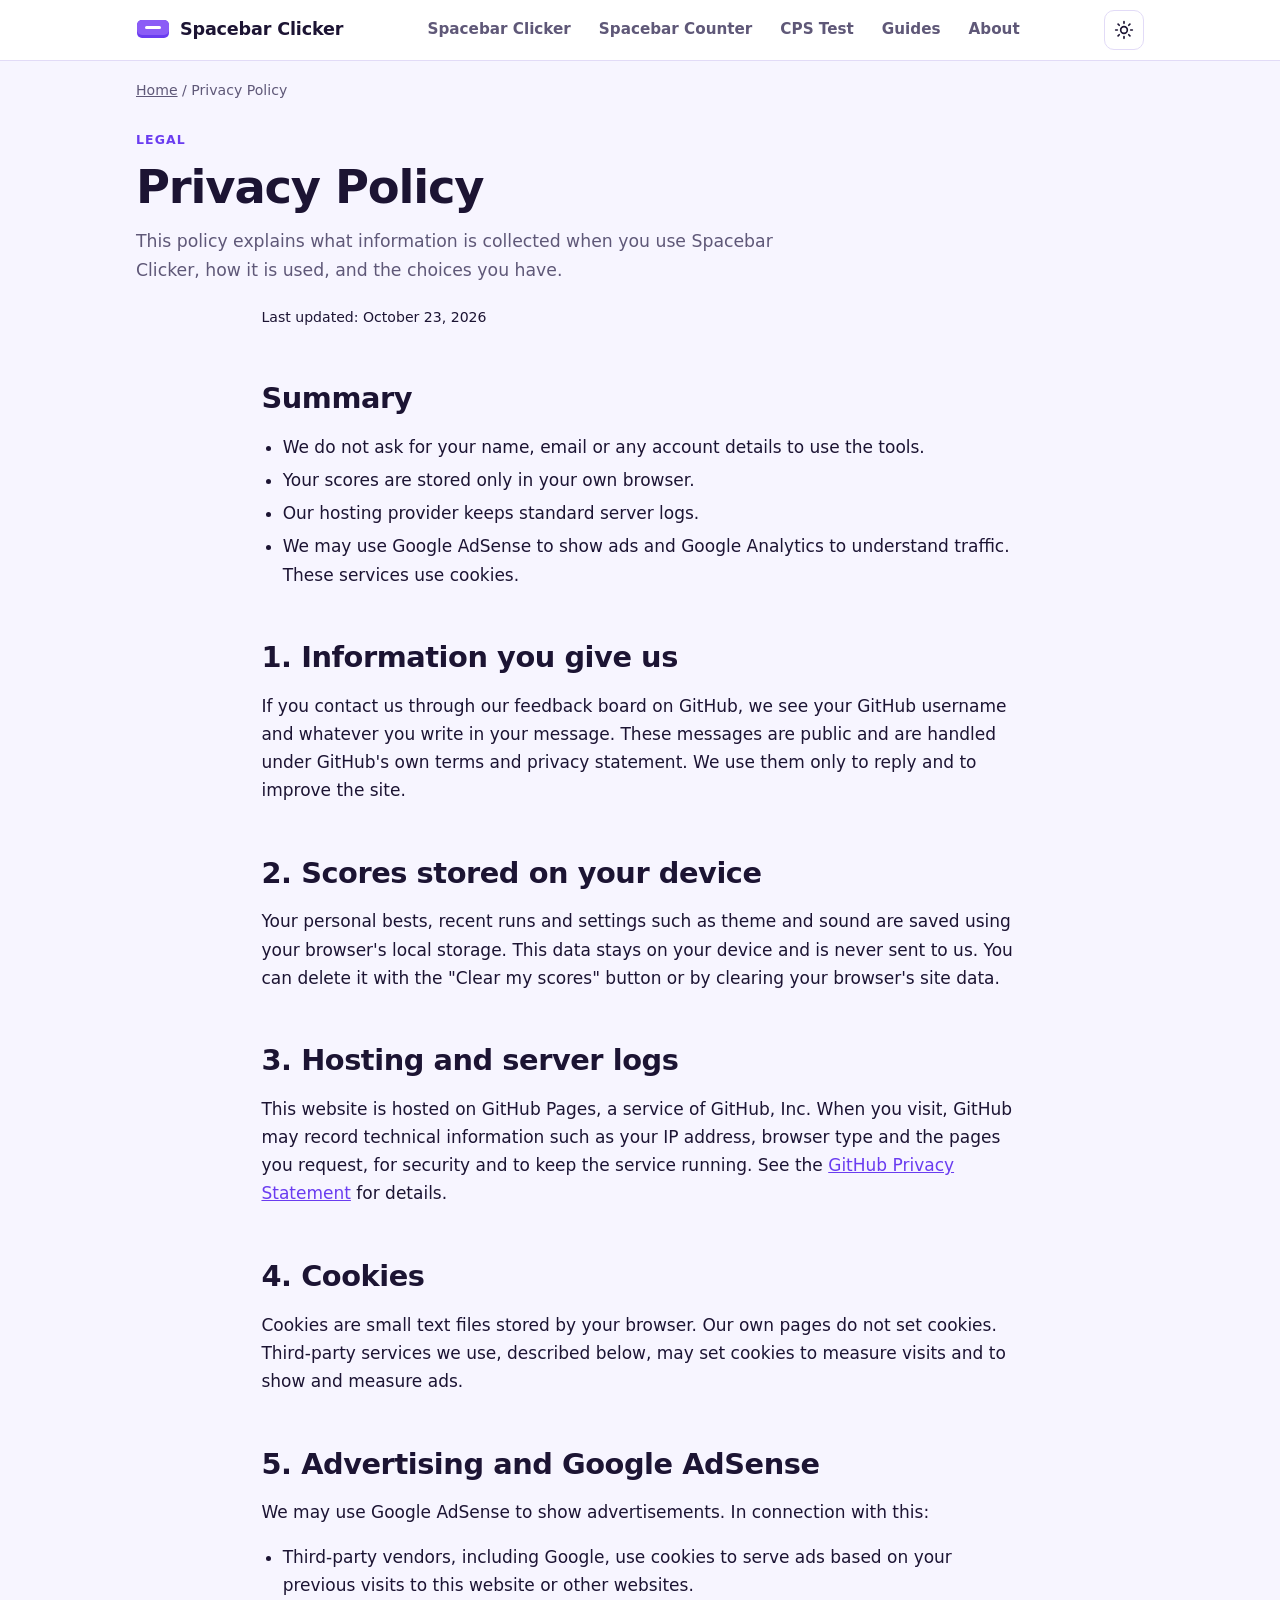
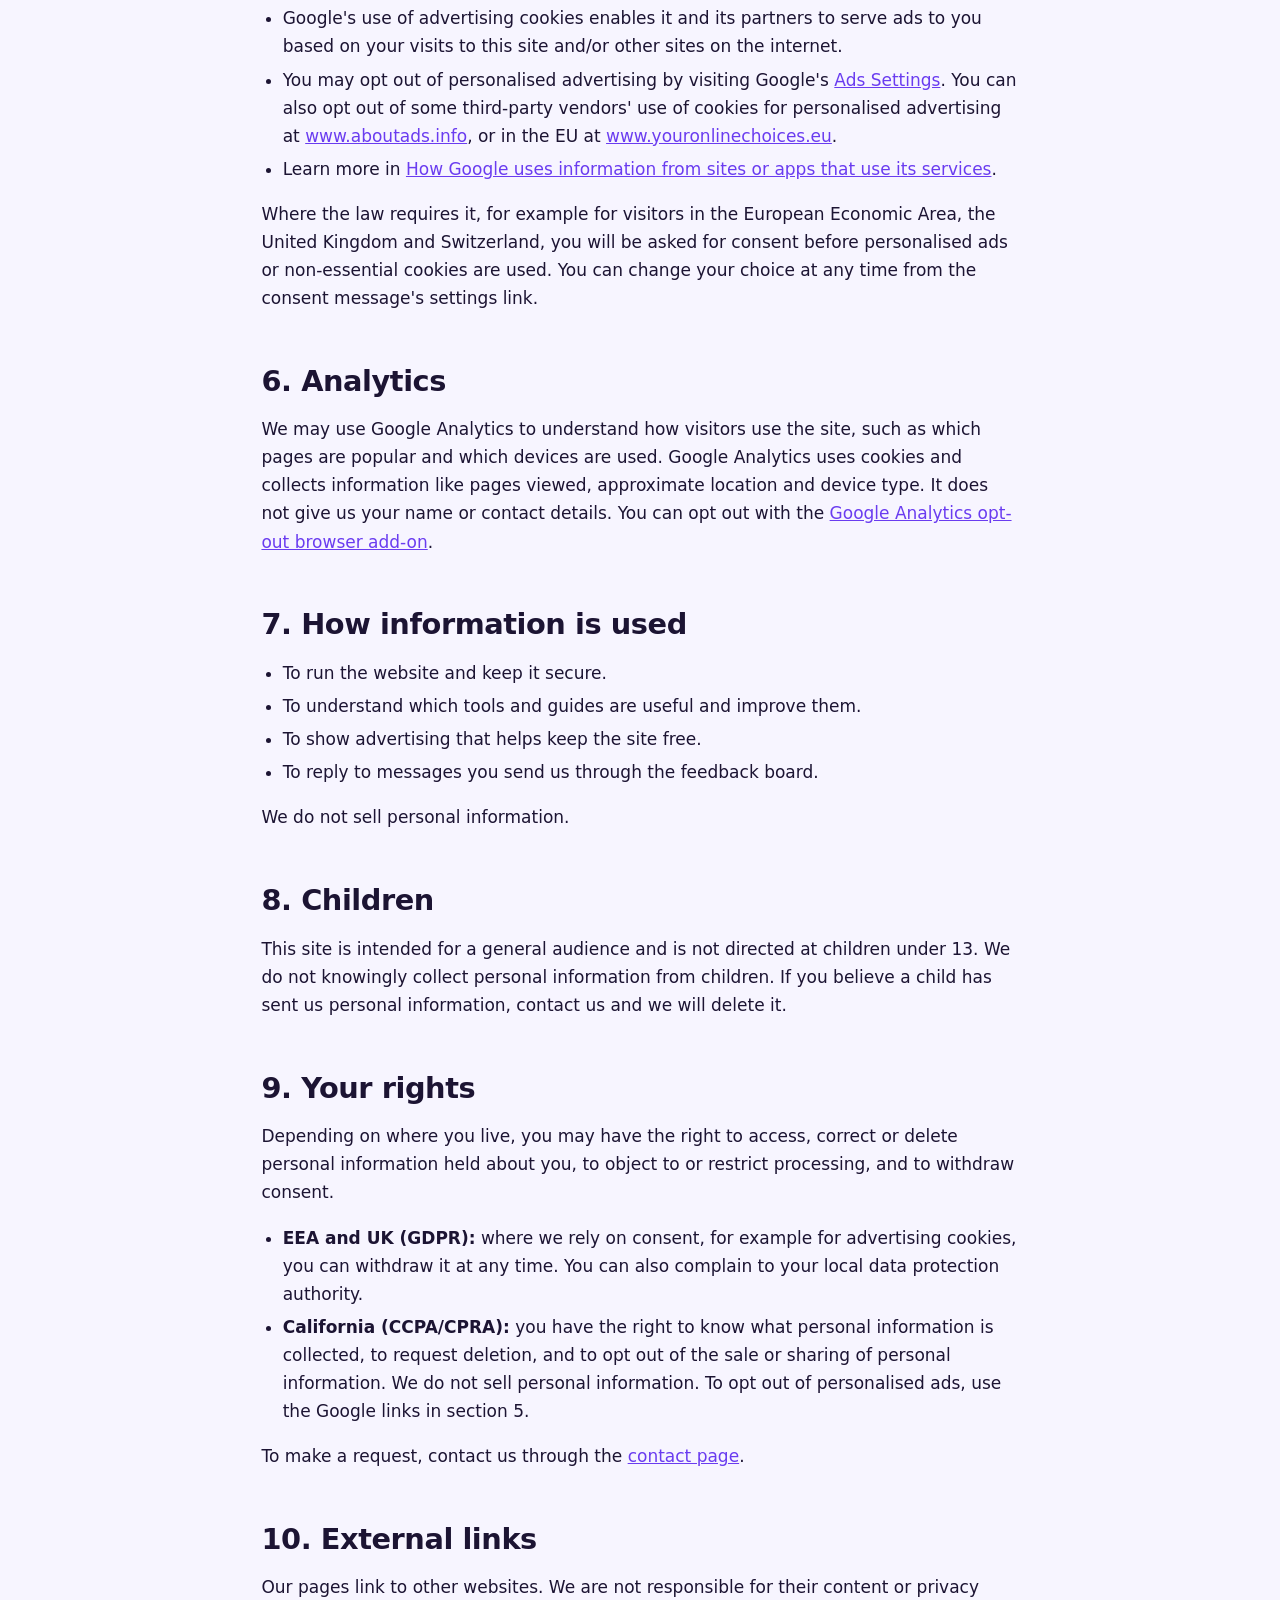
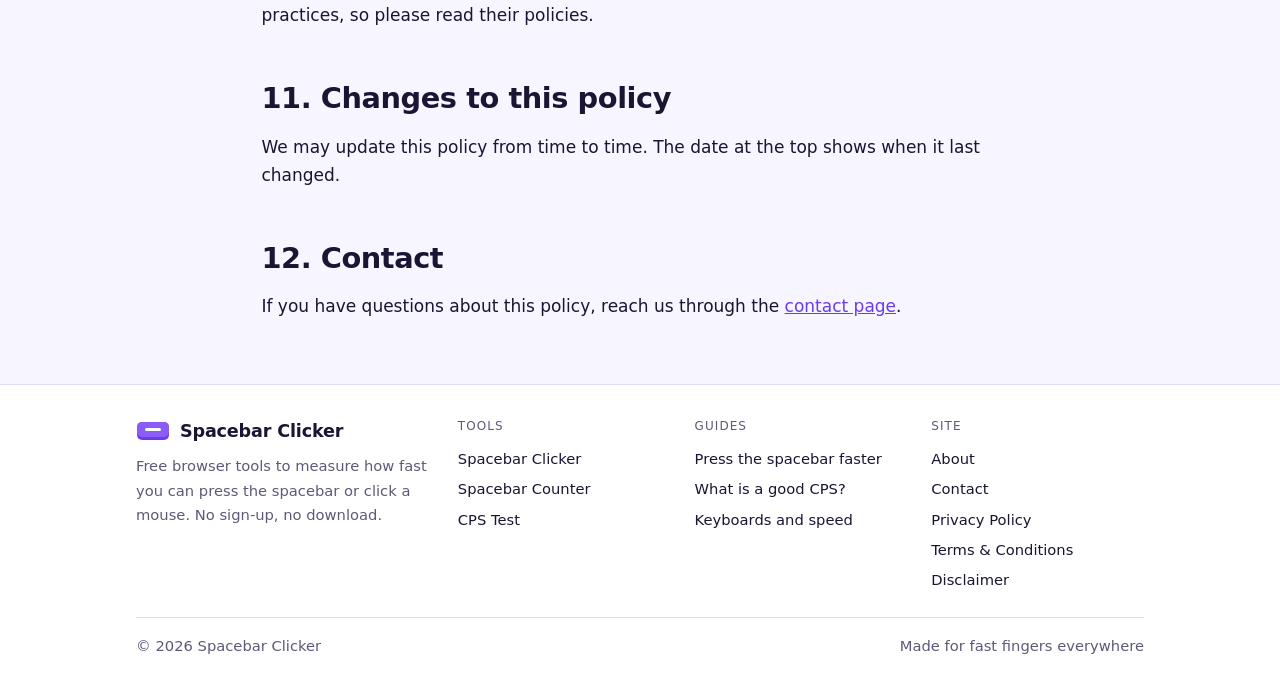
<file: privacy-policy.html>
<!DOCTYPE html>
<html lang="en">
<head>
<meta charset="utf-8">
<meta name="viewport" content="width=device-width, initial-scale=1, viewport-fit=cover">
<title>Privacy Policy | Spacebar Clicker</title>
<meta name="description" content="How Spacebar Clicker handles data, cookies and advertising, including Google AdSense, and the choices you have.">
<link rel="canonical" href="https://spacebar-clicker-online.github.io/privacy-policy">
<meta name="robots" content="index, follow, max-image-preview:large">
<meta property="og:site_name" content="Spacebar Clicker">
<meta property="og:type" content="website">
<meta property="og:title" content="Privacy Policy | Spacebar Clicker">
<meta property="og:description" content="How Spacebar Clicker handles data, cookies and advertising, including Google AdSense, and the choices you have.">
<meta property="og:url" content="https://spacebar-clicker-online.github.io/privacy-policy">
<meta name="twitter:card" content="summary">
<meta name="theme-color" content="#6a3cf0">
<link rel="icon" href="/favicon.svg" type="image/svg+xml">
<script>try{var t=localStorage.getItem("sbc_theme");if(t)document.documentElement.setAttribute("data-theme",t)}catch(e){}</script>
<link rel="stylesheet" href="/style.css">
<!-- Google AdSense: paste your AdSense <script> tag here after you sign up -->
<!-- Google Analytics (optional): paste your gtag.js snippet here -->
<script type="application/ld+json">{"@context":"https://schema.org","@type":"WebSite","name":"Spacebar Clicker","url":"https://spacebar-clicker-online.github.io/"}</script>
<script type="application/ld+json">{"@context":"https://schema.org","@type":"BreadcrumbList","itemListElement":[{"@type":"ListItem","position":1,"name":"Home","item":"https://spacebar-clicker-online.github.io/"},{"@type":"ListItem","position":2,"name":"Privacy Policy","item":"https://spacebar-clicker-online.github.io/privacy-policy"}]}</script>
</head>
<body>
<a class="skip" href="#main">Skip to content</a>
<header class="site-header">
  <div class="container nav">
    <a class="logo" href="/"><svg viewBox="0 0 34 22" aria-hidden="true"><rect x="1" y="1" width="32" height="18" rx="5" fill="var(--brand)"/><rect x="1" y="1" width="32" height="15" rx="5" fill="var(--brand-2)"/><rect x="9" y="7" width="16" height="3" rx="1.5" fill="#fff"/></svg><span>Spacebar Clicker</span></a>
    <nav aria-label="Main"><ul class="menu" id="menu"><li><a href="/">Spacebar Clicker</a></li><li><a href="/spacebar-counter">Spacebar Counter</a></li><li><a href="/cps-test">CPS Test</a></li><li><a href="/guides">Guides</a></li><li><a href="/about">About</a></li></ul></nav>
    <div class="nav-tools">
      <button class="icon-btn" id="themeToggle" type="button" aria-label="Switch light or dark theme"><svg viewBox="0 0 24 24" fill="none" stroke="currentColor" stroke-width="2" stroke-linecap="round" aria-hidden="true"><circle cx="12" cy="12" r="4"/><path d="M12 2v2M12 20v2M4.9 4.9l1.4 1.4M17.7 17.7l1.4 1.4M2 12h2M20 12h2M4.9 19.1l1.4-1.4M17.7 6.3l1.4-1.4"/></svg></button>
      <button class="icon-btn menu-toggle" id="menuToggle" type="button" aria-label="Open menu" aria-expanded="false" aria-controls="menu"><svg viewBox="0 0 24 24" fill="none" stroke="currentColor" stroke-width="2" stroke-linecap="round" aria-hidden="true"><path d="M4 7h16M4 12h16M4 17h16"/></svg></button>
    </div>
  </div>
</header>
<main id="main">
<div class="container"><nav class="breadcrumb" aria-label="Breadcrumb"><a href="/">Home</a> / Privacy Policy</nav><div class="hero"><div class="eyebrow">Legal</div><h1>Privacy Policy</h1><p class="lede">This policy explains what information is collected when you use Spacebar Clicker, how it is used, and the choices you have.</p></div><article class="content">
<p class="updated">Last updated: October 23, 2026</p>

<h2>Summary</h2>
<ul>
<li>We do not ask for your name, email or any account details to use the tools.</li>
<li>Your scores are stored only in your own browser.</li>
<li>Our hosting provider keeps standard server logs.</li>
<li>We may use Google AdSense to show ads and Google Analytics to understand traffic. These services use cookies.</li>
</ul>

<h2>1. Information you give us</h2>
<p>If you contact us through our feedback board on GitHub, we see your GitHub username and whatever you write in your message. These messages are public and are handled under GitHub's own terms and privacy statement. We use them only to reply and to improve the site.</p>

<h2>2. Scores stored on your device</h2>
<p>Your personal bests, recent runs and settings such as theme and sound are saved using your browser's local storage. This data stays on your device and is never sent to us. You can delete it with the "Clear my scores" button or by clearing your browser's site data.</p>

<h2>3. Hosting and server logs</h2>
<p>This website is hosted on GitHub Pages, a service of GitHub, Inc. When you visit, GitHub may record technical information such as your IP address, browser type and the pages you request, for security and to keep the service running. See the <a href="https://docs.github.com/en/site-policy/privacy-policies/github-general-privacy-statement" rel="noopener" target="_blank">GitHub Privacy Statement</a> for details.</p>

<h2>4. Cookies</h2>
<p>Cookies are small text files stored by your browser. Our own pages do not set cookies. Third-party services we use, described below, may set cookies to measure visits and to show and measure ads.</p>

<h2>5. Advertising and Google AdSense</h2>
<p>We may use Google AdSense to show advertisements. In connection with this:</p>
<ul>
<li>Third-party vendors, including Google, use cookies to serve ads based on your previous visits to this website or other websites.</li>
<li>Google's use of advertising cookies enables it and its partners to serve ads to you based on your visits to this site and/or other sites on the internet.</li>
<li>You may opt out of personalised advertising by visiting Google's <a href="https://adssettings.google.com" rel="noopener" target="_blank">Ads Settings</a>. You can also opt out of some third-party vendors' use of cookies for personalised advertising at <a href="https://www.aboutads.info/choices/" rel="noopener" target="_blank">www.aboutads.info</a>, or in the EU at <a href="https://www.youronlinechoices.eu/" rel="noopener" target="_blank">www.youronlinechoices.eu</a>.</li>
<li>Learn more in <a href="https://policies.google.com/technologies/partner-sites" rel="noopener" target="_blank">How Google uses information from sites or apps that use its services</a>.</li>
</ul>
<p>Where the law requires it, for example for visitors in the European Economic Area, the United Kingdom and Switzerland, you will be asked for consent before personalised ads or non-essential cookies are used. You can change your choice at any time from the consent message's settings link.</p>

<h2>6. Analytics</h2>
<p>We may use Google Analytics to understand how visitors use the site, such as which pages are popular and which devices are used. Google Analytics uses cookies and collects information like pages viewed, approximate location and device type. It does not give us your name or contact details. You can opt out with the <a href="https://tools.google.com/dlpage/gaoptout" rel="noopener" target="_blank">Google Analytics opt-out browser add-on</a>.</p>

<h2>7. How information is used</h2>
<ul>
<li>To run the website and keep it secure.</li>
<li>To understand which tools and guides are useful and improve them.</li>
<li>To show advertising that helps keep the site free.</li>
<li>To reply to messages you send us through the feedback board.</li>
</ul>
<p>We do not sell personal information.</p>

<h2>8. Children</h2>
<p>This site is intended for a general audience and is not directed at children under 13. We do not knowingly collect personal information from children. If you believe a child has sent us personal information, contact us and we will delete it.</p>

<h2>9. Your rights</h2>
<p>Depending on where you live, you may have the right to access, correct or delete personal information held about you, to object to or restrict processing, and to withdraw consent.</p>
<ul>
<li><strong>EEA and UK (GDPR):</strong> where we rely on consent, for example for advertising cookies, you can withdraw it at any time. You can also complain to your local data protection authority.</li>
<li><strong>California (CCPA/CPRA):</strong> you have the right to know what personal information is collected, to request deletion, and to opt out of the sale or sharing of personal information. We do not sell personal information. To opt out of personalised ads, use the Google links in section 5.</li>
</ul>
<p>To make a request, contact us through the <a href="/contact">contact page</a>.</p>

<h2>10. External links</h2>
<p>Our pages link to other websites. We are not responsible for their content or privacy practices, so please read their policies.</p>

<h2>11. Changes to this policy</h2>
<p>We may update this policy from time to time. The date at the top shows when it last changed.</p>

<h2>12. Contact</h2>
<p>If you have questions about this policy, reach us through the <a href="/contact">contact page</a>.</p>
</article></div>
</main>
<footer class="site-footer">
  <div class="container">
    <div class="foot">
      <div>
        <a class="logo" href="/"><svg viewBox="0 0 34 22" aria-hidden="true"><rect x="1" y="1" width="32" height="18" rx="5" fill="var(--brand)"/><rect x="1" y="1" width="32" height="15" rx="5" fill="var(--brand-2)"/><rect x="9" y="7" width="16" height="3" rx="1.5" fill="#fff"/></svg><span>Spacebar Clicker</span></a>
        <p>Free browser tools to measure how fast you can press the spacebar or click a mouse. No sign-up, no download.</p>
      </div>
      <div><p class="foot-h">Tools</p><ul>
        <li><a href="/">Spacebar Clicker</a></li>
        <li><a href="/spacebar-counter">Spacebar Counter</a></li>
        <li><a href="/cps-test">CPS Test</a></li>
      </ul></div>
      <div><p class="foot-h">Guides</p><ul>
        <li><a href="/how-to-press-spacebar-faster">Press the spacebar faster</a></li>
        <li><a href="/good-spacebar-cps">What is a good CPS?</a></li>
        <li><a href="/keyboard-and-spacebar-speed">Keyboards and speed</a></li>
      </ul></div>
      <div><p class="foot-h">Site</p><ul>
        <li><a href="/about">About</a></li>
        <li><a href="/contact">Contact</a></li>
        <li><a href="/privacy-policy">Privacy Policy</a></li>
        <li><a href="/terms-and-conditions">Terms &amp; Conditions</a></li>
        <li><a href="/disclaimer">Disclaimer</a></li>
      </ul></div>
    </div>
    <div class="copy"><span>© <span id="year">2026</span> Spacebar Clicker</span><span>Made for fast fingers everywhere</span></div>
  </div>
</footer>
<script src="/main.js" defer></script>
</body>
</html>
</file>
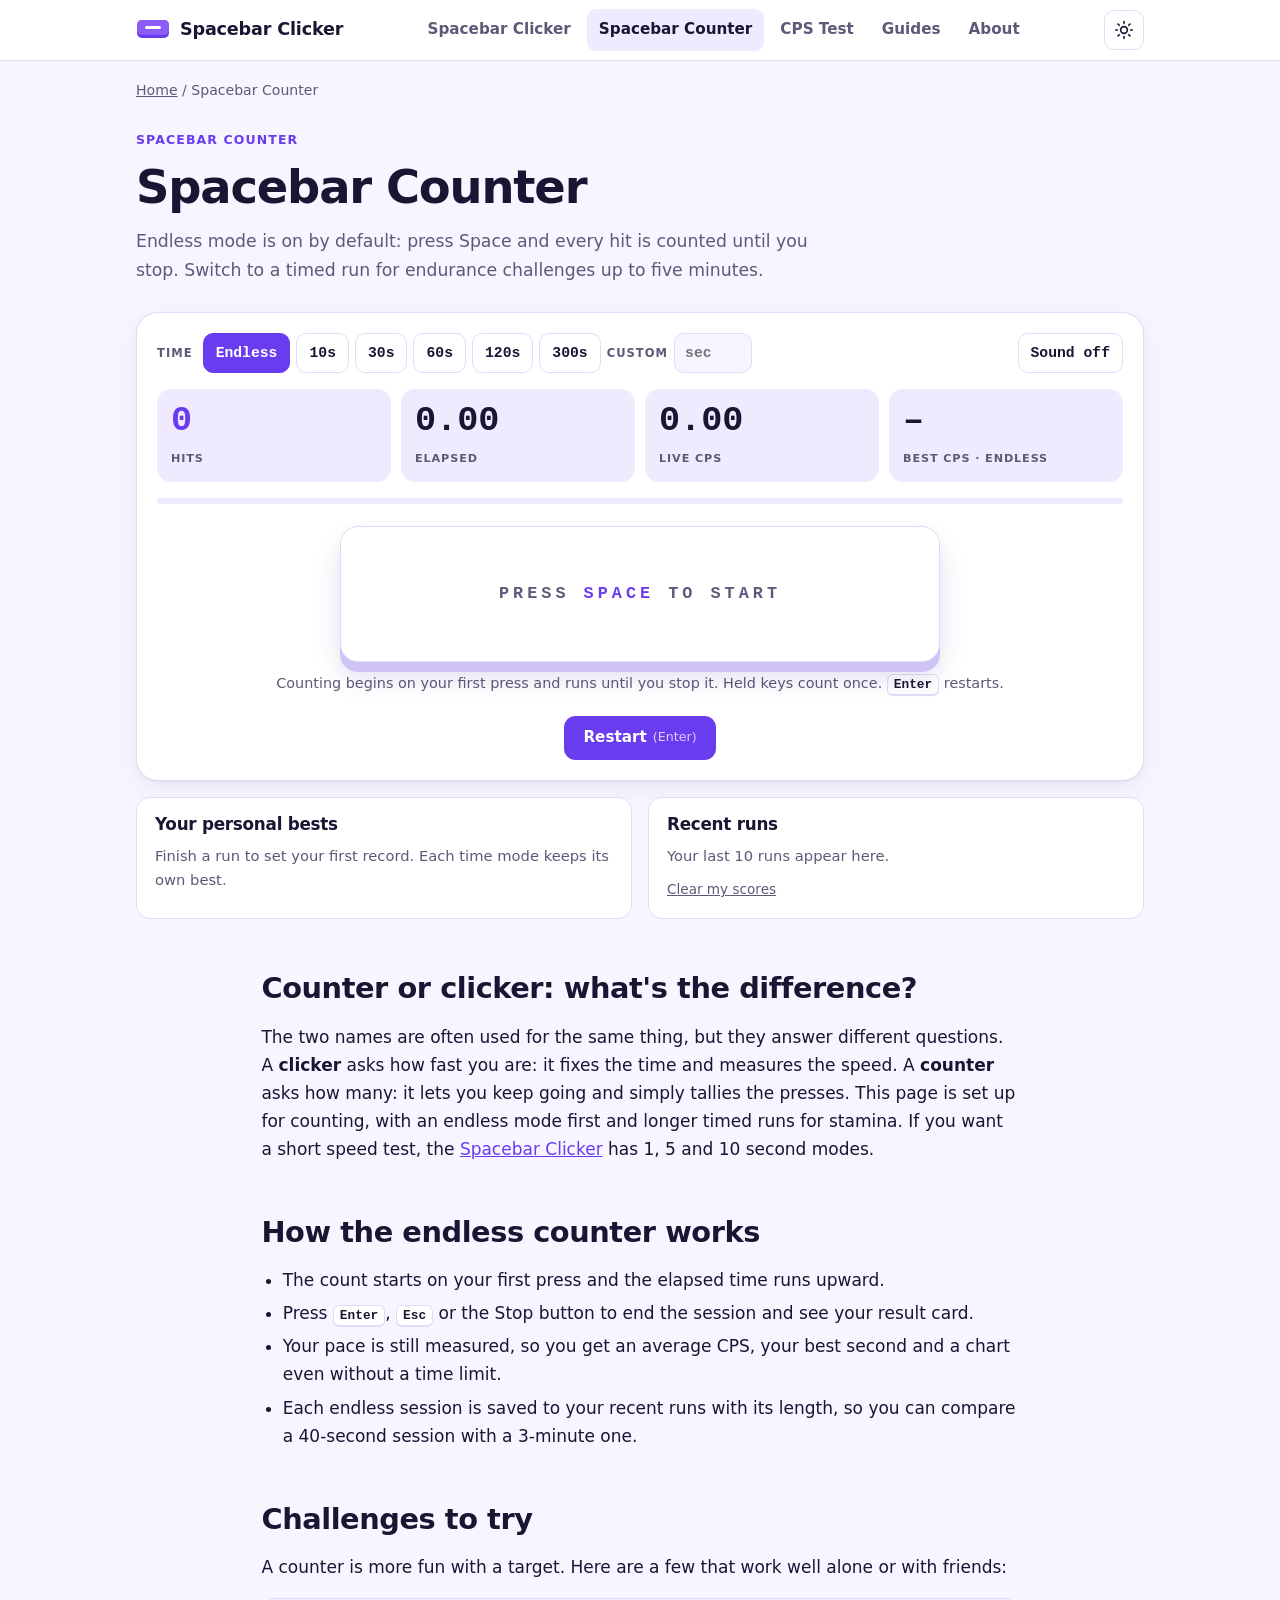
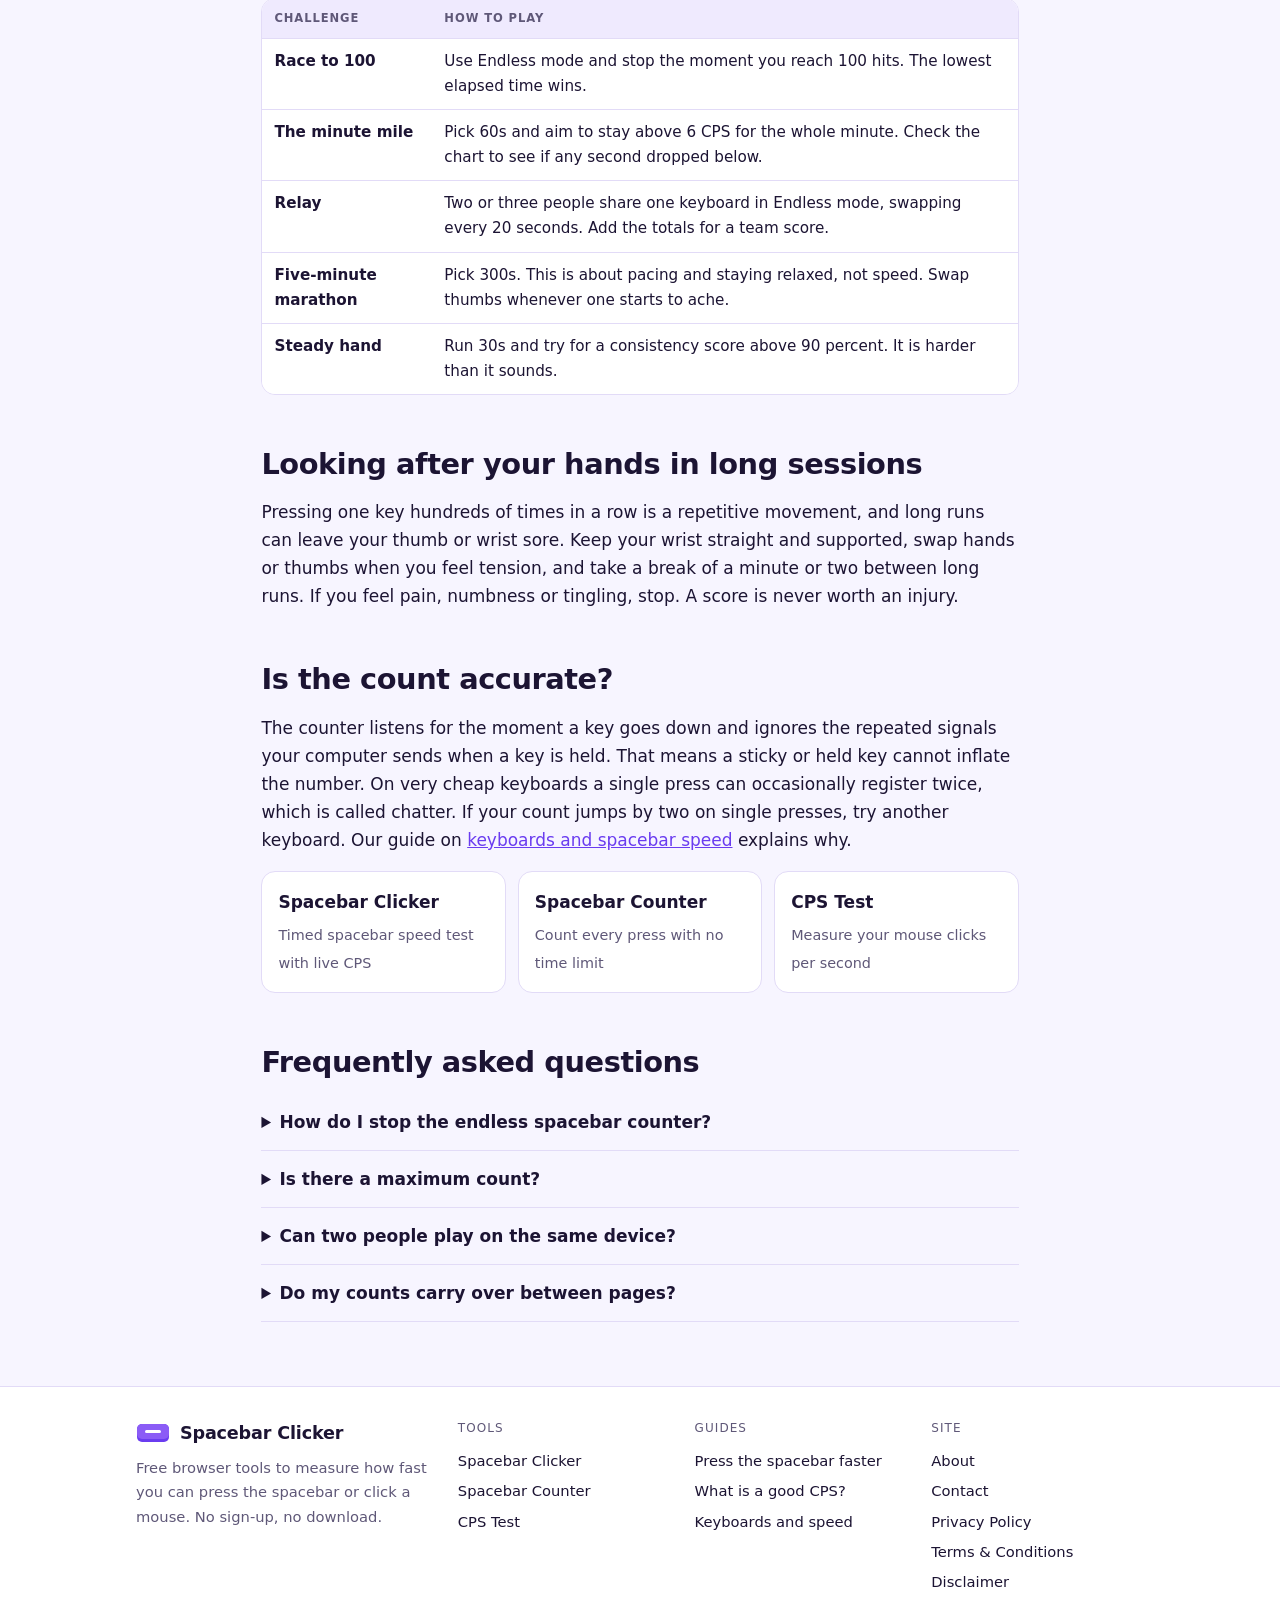
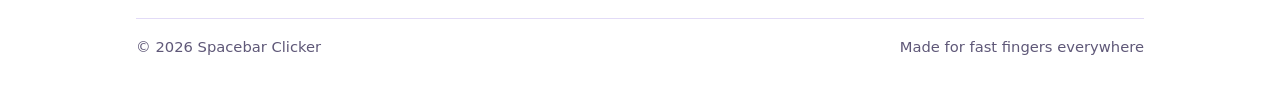
<file: spacebar-counter.html>
<!DOCTYPE html>
<html lang="en">
<head>
<meta charset="utf-8">
<meta name="viewport" content="width=device-width, initial-scale=1, viewport-fit=cover">
<title>Spacebar Counter – Count Your Spacebar Presses Online</title>
<meta name="description" content="Count every spacebar press with no time limit, or run 10 seconds to 5 minutes for endurance. Shows your total, pace and a per-second chart.">
<link rel="canonical" href="https://spacebar-clicker-online.github.io/spacebar-counter">
<meta name="robots" content="index, follow, max-image-preview:large">
<meta property="og:site_name" content="Spacebar Clicker">
<meta property="og:type" content="website">
<meta property="og:title" content="Spacebar Counter – Count Your Spacebar Presses Online">
<meta property="og:description" content="Count every spacebar press with no time limit, or run 10 seconds to 5 minutes for endurance. Shows your total, pace and a per-second chart.">
<meta property="og:url" content="https://spacebar-clicker-online.github.io/spacebar-counter">
<meta name="twitter:card" content="summary">
<meta name="theme-color" content="#6a3cf0">
<link rel="icon" href="/favicon.svg" type="image/svg+xml">
<script>try{var t=localStorage.getItem("sbc_theme");if(t)document.documentElement.setAttribute("data-theme",t)}catch(e){}</script>
<link rel="stylesheet" href="/style.css">
<!-- Google AdSense: paste your AdSense <script> tag here after you sign up -->
<!-- Google Analytics (optional): paste your gtag.js snippet here -->
<script type="application/ld+json">{"@context":"https://schema.org","@type":"WebSite","name":"Spacebar Clicker","url":"https://spacebar-clicker-online.github.io/"}</script>
<script type="application/ld+json">{"@context":"https://schema.org","@type":"WebApplication","name":"Spacebar Counter","url":"https://spacebar-clicker-online.github.io/spacebar-counter","applicationCategory":"UtilityApplication","operatingSystem":"Any","browserRequirements":"Requires JavaScript","offers":{"@type":"Offer","price":"0","priceCurrency":"USD"},"description":"Counts spacebar presses with an endless mode and long timed modes."}</script>
<script type="application/ld+json">{"@context":"https://schema.org","@type":"FAQPage","mainEntity":[{"@type":"Question","name":"How do I stop the endless spacebar counter?","acceptedAnswer":{"@type":"Answer","text":"Press Enter, press Esc or click the Stop button. Your result card appears straight away."}},{"@type":"Question","name":"Is there a maximum count?","acceptedAnswer":{"@type":"Answer","text":"No. Endless mode keeps counting until you stop, and timed runs go up to 600 seconds using the Custom box."}},{"@type":"Question","name":"Can two people play on the same device?","acceptedAnswer":{"@type":"Answer","text":"Yes. Use Endless mode for a relay, or take turns on the same timed mode and compare the recent runs list."}},{"@type":"Question","name":"Do my counts carry over between pages?","acceptedAnswer":{"@type":"Answer","text":"No. The Spacebar Counter keeps its own bests and history, separate from the Spacebar Clicker and the CPS Test."}}]}</script>
<script type="application/ld+json">{"@context":"https://schema.org","@type":"BreadcrumbList","itemListElement":[{"@type":"ListItem","position":1,"name":"Home","item":"https://spacebar-clicker-online.github.io/"},{"@type":"ListItem","position":2,"name":"Spacebar Counter","item":"https://spacebar-clicker-online.github.io/spacebar-counter"}]}</script>
</head>
<body>
<a class="skip" href="#main">Skip to content</a>
<header class="site-header">
  <div class="container nav">
    <a class="logo" href="/"><svg viewBox="0 0 34 22" aria-hidden="true"><rect x="1" y="1" width="32" height="18" rx="5" fill="var(--brand)"/><rect x="1" y="1" width="32" height="15" rx="5" fill="var(--brand-2)"/><rect x="9" y="7" width="16" height="3" rx="1.5" fill="#fff"/></svg><span>Spacebar Clicker</span></a>
    <nav aria-label="Main"><ul class="menu" id="menu"><li><a href="/">Spacebar Clicker</a></li><li><a href="/spacebar-counter" aria-current="page">Spacebar Counter</a></li><li><a href="/cps-test">CPS Test</a></li><li><a href="/guides">Guides</a></li><li><a href="/about">About</a></li></ul></nav>
    <div class="nav-tools">
      <button class="icon-btn" id="themeToggle" type="button" aria-label="Switch light or dark theme"><svg viewBox="0 0 24 24" fill="none" stroke="currentColor" stroke-width="2" stroke-linecap="round" aria-hidden="true"><circle cx="12" cy="12" r="4"/><path d="M12 2v2M12 20v2M4.9 4.9l1.4 1.4M17.7 17.7l1.4 1.4M2 12h2M20 12h2M4.9 19.1l1.4-1.4M17.7 6.3l1.4-1.4"/></svg></button>
      <button class="icon-btn menu-toggle" id="menuToggle" type="button" aria-label="Open menu" aria-expanded="false" aria-controls="menu"><svg viewBox="0 0 24 24" fill="none" stroke="currentColor" stroke-width="2" stroke-linecap="round" aria-hidden="true"><path d="M4 7h16M4 12h16M4 17h16"/></svg></button>
    </div>
  </div>
</header>
<main id="main">
<div class="container"><nav class="breadcrumb" aria-label="Breadcrumb"><a href="/">Home</a> / Spacebar Counter</nav><div class="hero"><div class="eyebrow">Spacebar counter</div><h1>Spacebar Counter</h1><p class="lede">Endless mode is on by default: press Space and every hit is counted until you stop. Switch to a timed run for endurance challenges up to five minutes.</p></div><section class="tool" id="tool" data-mode="space" data-default="0" data-key="sbcount" aria-label="Spacebar counter">
  <div class="modes" role="group" aria-label="Test duration">
    <span class="modes-label">Time</span><button class="chip" type="button" data-t="0" aria-pressed="true">Endless</button><button class="chip" type="button" data-t="10" aria-pressed="false">10s</button><button class="chip" type="button" data-t="30" aria-pressed="false">30s</button><button class="chip" type="button" data-t="60" aria-pressed="false">60s</button><button class="chip" type="button" data-t="120" aria-pressed="false">120s</button><button class="chip" type="button" data-t="300" aria-pressed="false">300s</button>
    <span class="custom"><label for="customSec">Custom</label><input id="customSec" type="number" min="1" max="600" placeholder="sec" inputmode="numeric"></span>
    <span class="toggles"><button class="chip" id="soundBtn" type="button" aria-pressed="false">Sound off</button></span>
  </div>
  <div class="stats" aria-live="polite">
    <div class="stat main"><b id="sHits">0</b><span>Hits</span></div>
    <div class="stat"><b id="sTime">0.00</b><span id="sTimeLbl">Time left</span></div>
    <div class="stat"><b id="sCps">0.00</b><span>Live CPS</span></div>
    <div class="stat"><b id="sBest">–</b><span id="sBestLbl">Best CPS</span></div>
  </div>
  <div class="progress" aria-hidden="true"><i id="progress"></i></div>
  <div class="stage">
    <div class="pad" id="pad" role="button" tabindex="0" aria-label="Spacebar. Press Space on your keyboard or tap here."><span class="legend" id="legend">Press <em>space</em> to start</span></div>
    <p class="hint">Counting begins on your first press and runs until you stop it. Held keys count once. <kbd>Enter</kbd> restarts.</p>
  </div>
  <div class="actions">
    <button class="btn primary" id="restartBtn" type="button">Restart <small>(Enter)</small></button>
    <button class="btn" id="stopBtn" type="button" hidden>Stop</button>
    <button class="btn" id="copyBtn" type="button" hidden>Copy score</button>
  </div>
  <div class="result" id="result" hidden>
    <div class="result-head">
      <div class="rank"><span id="rankName">–</span><small id="rankSub"></small></div>
      <span class="badge" id="pbBadge" hidden>New personal best</span>
    </div>
    <div class="stats">
      <div class="stat main"><b id="rHits">0</b><span>Total hits</span></div>
      <div class="stat"><b id="rCps">0.00</b><span>Average CPS</span></div>
      <div class="stat"><b id="rPeak">0</b><span>Best 1 second</span></div>
      <div class="stat"><b id="rCons">0%</b><span>Consistency</span></div>
    </div>
    <div class="chart-box">
      <canvas id="chart" role="img" aria-label="Hits per second during your run"></canvas>
      <p class="chart-cap">Hits in each second of your run. Even bars mean a steady pace; falling bars show where your hand tired.</p>
    </div>
    <div class="ladder" id="ladder" aria-label="Speed ranks"></div>
  </div>
</section>
<div class="panels">
  <section class="card"><h2>Your personal bests</h2><div id="bestsBox"></div></section>
  <section class="card"><h2>Recent runs</h2><div id="historyBox"></div><button class="linkbtn" id="clearBtn" type="button">Clear my scores</button></section>
</div>
<article class="content">
<h2>Counter or clicker: what's the difference?</h2>
<p>The two names are often used for the same thing, but they answer different questions. A <strong>clicker</strong> asks how fast you are: it fixes the time and measures the speed. A <strong>counter</strong> asks how many: it lets you keep going and simply tallies the presses. This page is set up for counting, with an endless mode first and longer timed runs for stamina. If you want a short speed test, the <a href="/">Spacebar Clicker</a> has 1, 5 and 10 second modes.</p>

<h2>How the endless counter works</h2>
<ul>
<li>The count starts on your first press and the elapsed time runs upward.</li>
<li>Press <kbd>Enter</kbd>, <kbd>Esc</kbd> or the Stop button to end the session and see your result card.</li>
<li>Your pace is still measured, so you get an average CPS, your best second and a chart even without a time limit.</li>
<li>Each endless session is saved to your recent runs with its length, so you can compare a 40-second session with a 3-minute one.</li>
</ul>

<h2>Challenges to try</h2>
<p>A counter is more fun with a target. Here are a few that work well alone or with friends:</p>
<div class="table-wrap"><table>
<thead><tr><th>Challenge</th><th>How to play</th></tr></thead>
<tbody>
<tr><td><strong>Race to 100</strong></td><td>Use Endless mode and stop the moment you reach 100 hits. The lowest elapsed time wins.</td></tr>
<tr><td><strong>The minute mile</strong></td><td>Pick 60s and aim to stay above 6 CPS for the whole minute. Check the chart to see if any second dropped below.</td></tr>
<tr><td><strong>Relay</strong></td><td>Two or three people share one keyboard in Endless mode, swapping every 20 seconds. Add the totals for a team score.</td></tr>
<tr><td><strong>Five-minute marathon</strong></td><td>Pick 300s. This is about pacing and staying relaxed, not speed. Swap thumbs whenever one starts to ache.</td></tr>
<tr><td><strong>Steady hand</strong></td><td>Run 30s and try for a consistency score above 90 percent. It is harder than it sounds.</td></tr>
</tbody></table></div>

<h2>Looking after your hands in long sessions</h2>
<p>Pressing one key hundreds of times in a row is a repetitive movement, and long runs can leave your thumb or wrist sore. Keep your wrist straight and supported, swap hands or thumbs when you feel tension, and take a break of a minute or two between long runs. If you feel pain, numbness or tingling, stop. A score is never worth an injury.</p>

<h2>Is the count accurate?</h2>
<p>The counter listens for the moment a key goes down and ignores the repeated signals your computer sends when a key is held. That means a sticky or held key cannot inflate the number. On very cheap keyboards a single press can occasionally register twice, which is called chatter. If your count jumps by two on single presses, try another keyboard. Our guide on <a href="/keyboard-and-spacebar-speed">keyboards and spacebar speed</a> explains why.</p>
<div class="grid-links">
<a href="/"><b>Spacebar Clicker</b><span>Timed spacebar speed test with live CPS</span></a>
<a href="/spacebar-counter"><b>Spacebar Counter</b><span>Count every press with no time limit</span></a>
<a href="/cps-test"><b>CPS Test</b><span>Measure your mouse clicks per second</span></a>
</div><h2 id="faq">Frequently asked questions</h2><details><summary>How do I stop the endless spacebar counter?</summary><p>Press Enter, press Esc or click the Stop button. Your result card appears straight away.</p></details>
<details><summary>Is there a maximum count?</summary><p>No. Endless mode keeps counting until you stop, and timed runs go up to 600 seconds using the Custom box.</p></details>
<details><summary>Can two people play on the same device?</summary><p>Yes. Use Endless mode for a relay, or take turns on the same timed mode and compare the recent runs list.</p></details>
<details><summary>Do my counts carry over between pages?</summary><p>No. The Spacebar Counter keeps its own bests and history, separate from the Spacebar Clicker and the CPS Test.</p></details></article></div>
</main>
<footer class="site-footer">
  <div class="container">
    <div class="foot">
      <div>
        <a class="logo" href="/"><svg viewBox="0 0 34 22" aria-hidden="true"><rect x="1" y="1" width="32" height="18" rx="5" fill="var(--brand)"/><rect x="1" y="1" width="32" height="15" rx="5" fill="var(--brand-2)"/><rect x="9" y="7" width="16" height="3" rx="1.5" fill="#fff"/></svg><span>Spacebar Clicker</span></a>
        <p>Free browser tools to measure how fast you can press the spacebar or click a mouse. No sign-up, no download.</p>
      </div>
      <div><p class="foot-h">Tools</p><ul>
        <li><a href="/">Spacebar Clicker</a></li>
        <li><a href="/spacebar-counter">Spacebar Counter</a></li>
        <li><a href="/cps-test">CPS Test</a></li>
      </ul></div>
      <div><p class="foot-h">Guides</p><ul>
        <li><a href="/how-to-press-spacebar-faster">Press the spacebar faster</a></li>
        <li><a href="/good-spacebar-cps">What is a good CPS?</a></li>
        <li><a href="/keyboard-and-spacebar-speed">Keyboards and speed</a></li>
      </ul></div>
      <div><p class="foot-h">Site</p><ul>
        <li><a href="/about">About</a></li>
        <li><a href="/contact">Contact</a></li>
        <li><a href="/privacy-policy">Privacy Policy</a></li>
        <li><a href="/terms-and-conditions">Terms &amp; Conditions</a></li>
        <li><a href="/disclaimer">Disclaimer</a></li>
      </ul></div>
    </div>
    <div class="copy"><span>© <span id="year">2026</span> Spacebar Clicker</span><span>Made for fast fingers everywhere</span></div>
  </div>
</footer>
<script src="/main.js" defer></script>
<script src="/clicker.js" defer></script>
</body>
</html>
</file>
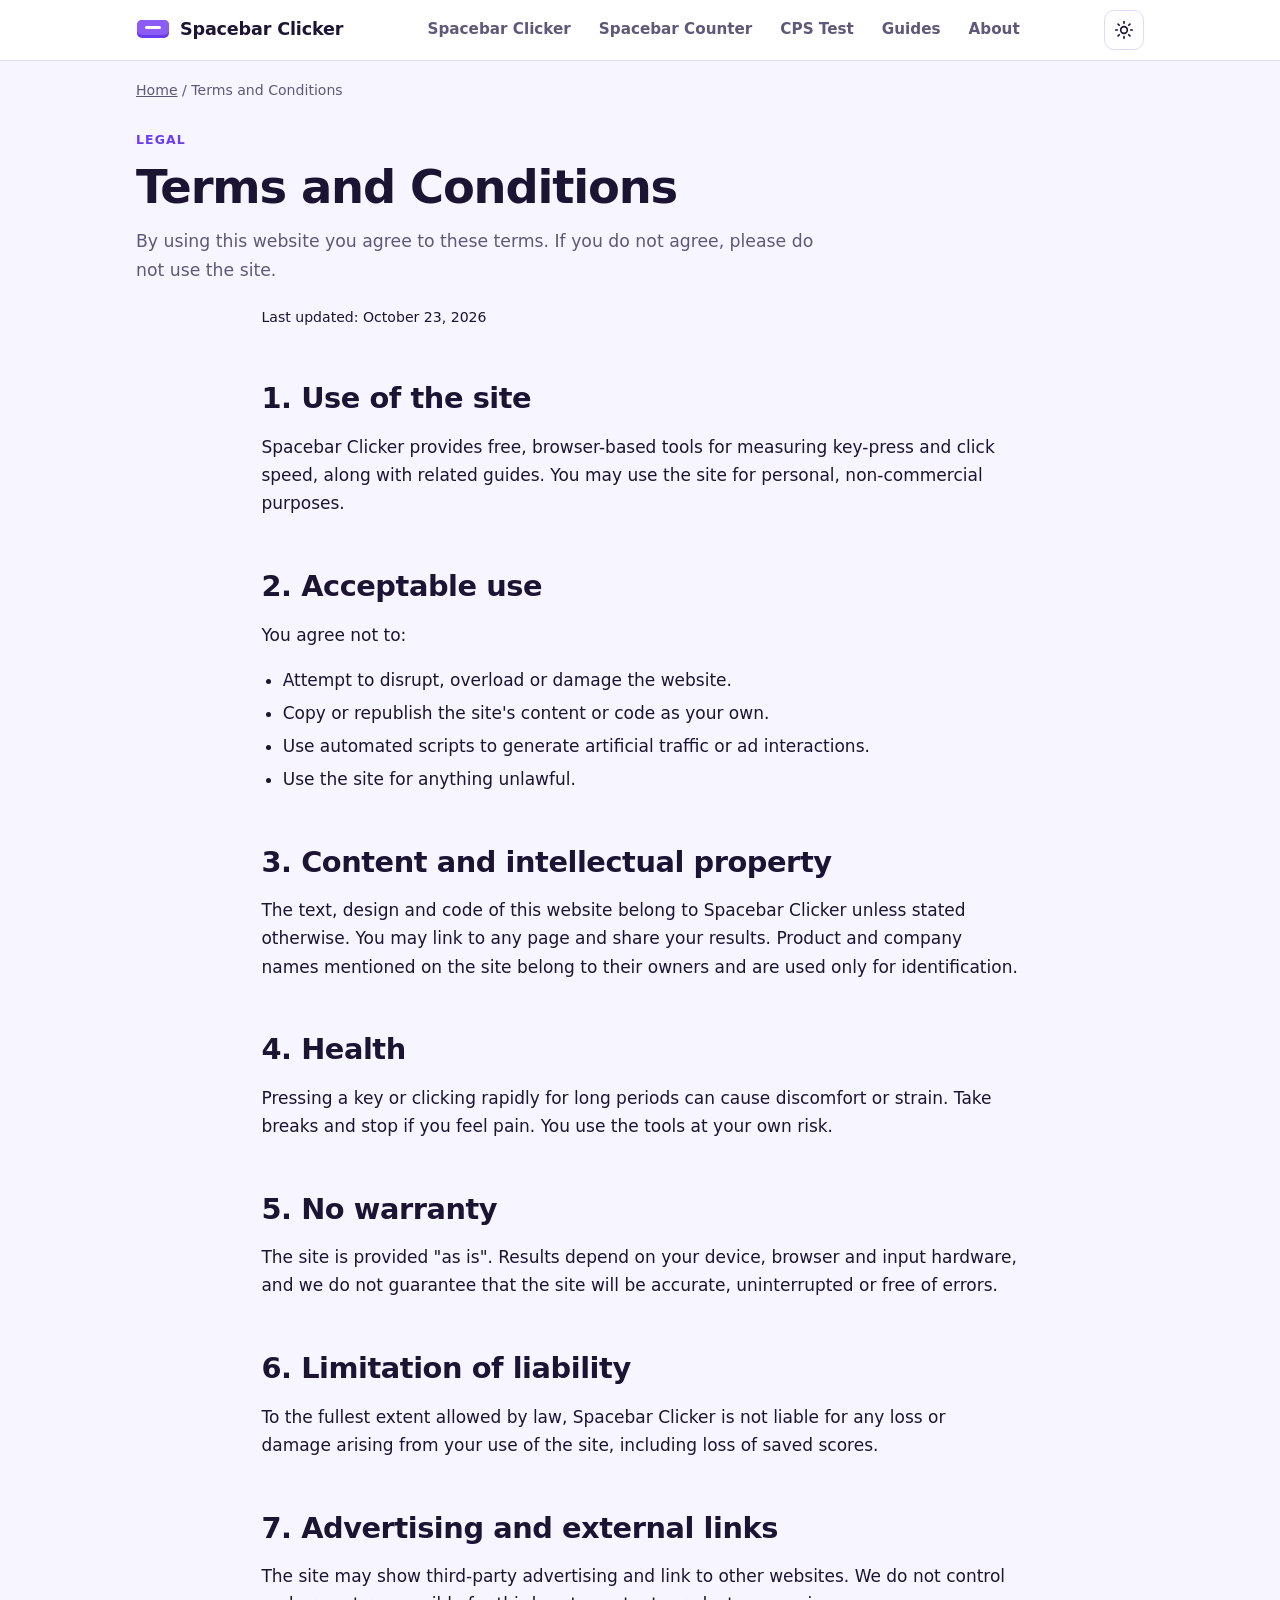
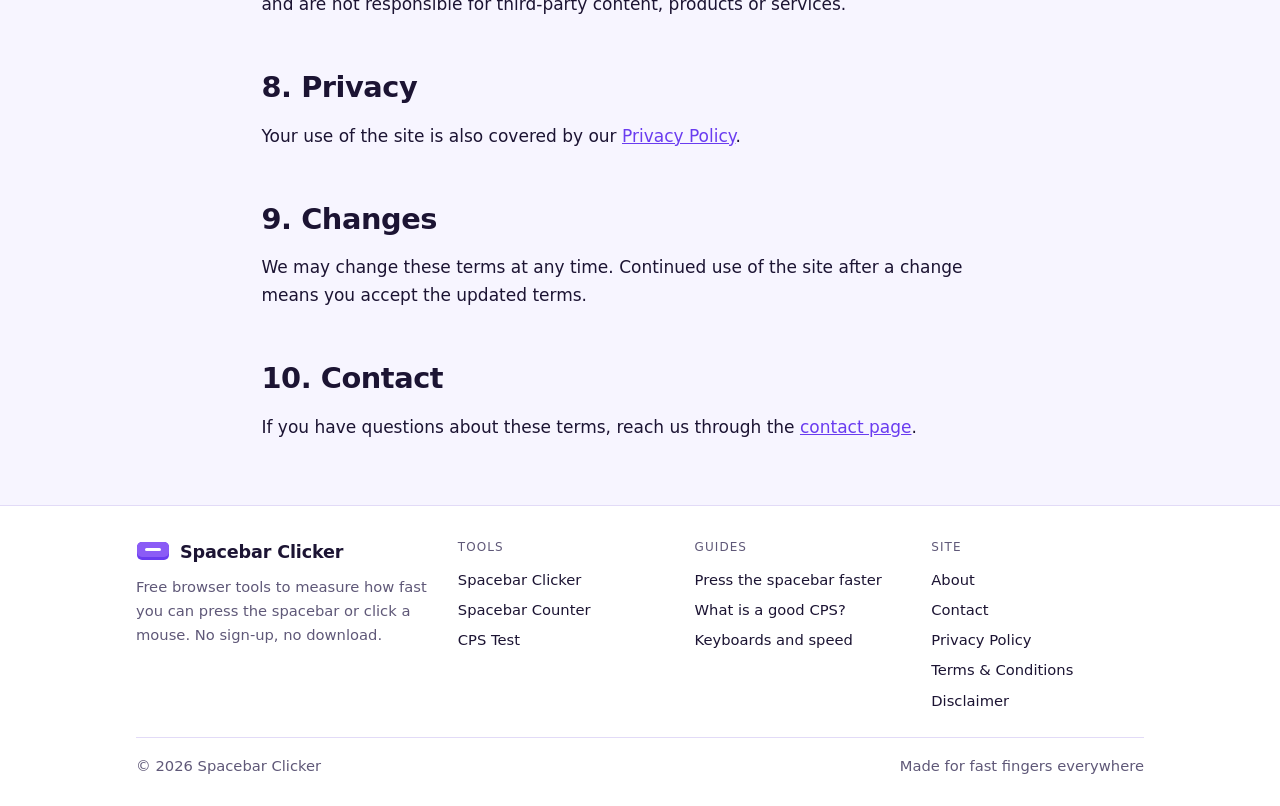
<file: terms-and-conditions.html>
<!DOCTYPE html>
<html lang="en">
<head>
<meta charset="utf-8">
<meta name="viewport" content="width=device-width, initial-scale=1, viewport-fit=cover">
<title>Terms and Conditions | Spacebar Clicker</title>
<meta name="description" content="The terms that apply when you use the Spacebar Clicker website and its tools.">
<link rel="canonical" href="https://spacebar-clicker-online.github.io/terms-and-conditions">
<meta name="robots" content="index, follow, max-image-preview:large">
<meta property="og:site_name" content="Spacebar Clicker">
<meta property="og:type" content="website">
<meta property="og:title" content="Terms and Conditions | Spacebar Clicker">
<meta property="og:description" content="The terms that apply when you use the Spacebar Clicker website and its tools.">
<meta property="og:url" content="https://spacebar-clicker-online.github.io/terms-and-conditions">
<meta name="twitter:card" content="summary">
<meta name="theme-color" content="#6a3cf0">
<link rel="icon" href="/favicon.svg" type="image/svg+xml">
<script>try{var t=localStorage.getItem("sbc_theme");if(t)document.documentElement.setAttribute("data-theme",t)}catch(e){}</script>
<link rel="stylesheet" href="/style.css">
<!-- Google AdSense: paste your AdSense <script> tag here after you sign up -->
<!-- Google Analytics (optional): paste your gtag.js snippet here -->
<script type="application/ld+json">{"@context":"https://schema.org","@type":"WebSite","name":"Spacebar Clicker","url":"https://spacebar-clicker-online.github.io/"}</script>
<script type="application/ld+json">{"@context":"https://schema.org","@type":"BreadcrumbList","itemListElement":[{"@type":"ListItem","position":1,"name":"Home","item":"https://spacebar-clicker-online.github.io/"},{"@type":"ListItem","position":2,"name":"Terms and Conditions","item":"https://spacebar-clicker-online.github.io/terms-and-conditions"}]}</script>
</head>
<body>
<a class="skip" href="#main">Skip to content</a>
<header class="site-header">
  <div class="container nav">
    <a class="logo" href="/"><svg viewBox="0 0 34 22" aria-hidden="true"><rect x="1" y="1" width="32" height="18" rx="5" fill="var(--brand)"/><rect x="1" y="1" width="32" height="15" rx="5" fill="var(--brand-2)"/><rect x="9" y="7" width="16" height="3" rx="1.5" fill="#fff"/></svg><span>Spacebar Clicker</span></a>
    <nav aria-label="Main"><ul class="menu" id="menu"><li><a href="/">Spacebar Clicker</a></li><li><a href="/spacebar-counter">Spacebar Counter</a></li><li><a href="/cps-test">CPS Test</a></li><li><a href="/guides">Guides</a></li><li><a href="/about">About</a></li></ul></nav>
    <div class="nav-tools">
      <button class="icon-btn" id="themeToggle" type="button" aria-label="Switch light or dark theme"><svg viewBox="0 0 24 24" fill="none" stroke="currentColor" stroke-width="2" stroke-linecap="round" aria-hidden="true"><circle cx="12" cy="12" r="4"/><path d="M12 2v2M12 20v2M4.9 4.9l1.4 1.4M17.7 17.7l1.4 1.4M2 12h2M20 12h2M4.9 19.1l1.4-1.4M17.7 6.3l1.4-1.4"/></svg></button>
      <button class="icon-btn menu-toggle" id="menuToggle" type="button" aria-label="Open menu" aria-expanded="false" aria-controls="menu"><svg viewBox="0 0 24 24" fill="none" stroke="currentColor" stroke-width="2" stroke-linecap="round" aria-hidden="true"><path d="M4 7h16M4 12h16M4 17h16"/></svg></button>
    </div>
  </div>
</header>
<main id="main">
<div class="container"><nav class="breadcrumb" aria-label="Breadcrumb"><a href="/">Home</a> / Terms and Conditions</nav><div class="hero"><div class="eyebrow">Legal</div><h1>Terms and Conditions</h1><p class="lede">By using this website you agree to these terms. If you do not agree, please do not use the site.</p></div><article class="content">
<p class="updated">Last updated: October 23, 2026</p>
<h2>1. Use of the site</h2>
<p>Spacebar Clicker provides free, browser-based tools for measuring key-press and click speed, along with related guides. You may use the site for personal, non-commercial purposes.</p>

<h2>2. Acceptable use</h2>
<p>You agree not to:</p>
<ul>
<li>Attempt to disrupt, overload or damage the website.</li>
<li>Copy or republish the site's content or code as your own.</li>
<li>Use automated scripts to generate artificial traffic or ad interactions.</li>
<li>Use the site for anything unlawful.</li>
</ul>

<h2>3. Content and intellectual property</h2>
<p>The text, design and code of this website belong to Spacebar Clicker unless stated otherwise. You may link to any page and share your results. Product and company names mentioned on the site belong to their owners and are used only for identification.</p>

<h2>4. Health</h2>
<p>Pressing a key or clicking rapidly for long periods can cause discomfort or strain. Take breaks and stop if you feel pain. You use the tools at your own risk.</p>

<h2>5. No warranty</h2>
<p>The site is provided "as is". Results depend on your device, browser and input hardware, and we do not guarantee that the site will be accurate, uninterrupted or free of errors.</p>

<h2>6. Limitation of liability</h2>
<p>To the fullest extent allowed by law, Spacebar Clicker is not liable for any loss or damage arising from your use of the site, including loss of saved scores.</p>

<h2>7. Advertising and external links</h2>
<p>The site may show third-party advertising and link to other websites. We do not control and are not responsible for third-party content, products or services.</p>

<h2>8. Privacy</h2>
<p>Your use of the site is also covered by our <a href="/privacy-policy">Privacy Policy</a>.</p>

<h2>9. Changes</h2>
<p>We may change these terms at any time. Continued use of the site after a change means you accept the updated terms.</p>

<h2>10. Contact</h2>
<p>If you have questions about these terms, reach us through the <a href="/contact">contact page</a>.</p>
</article></div>
</main>
<footer class="site-footer">
  <div class="container">
    <div class="foot">
      <div>
        <a class="logo" href="/"><svg viewBox="0 0 34 22" aria-hidden="true"><rect x="1" y="1" width="32" height="18" rx="5" fill="var(--brand)"/><rect x="1" y="1" width="32" height="15" rx="5" fill="var(--brand-2)"/><rect x="9" y="7" width="16" height="3" rx="1.5" fill="#fff"/></svg><span>Spacebar Clicker</span></a>
        <p>Free browser tools to measure how fast you can press the spacebar or click a mouse. No sign-up, no download.</p>
      </div>
      <div><p class="foot-h">Tools</p><ul>
        <li><a href="/">Spacebar Clicker</a></li>
        <li><a href="/spacebar-counter">Spacebar Counter</a></li>
        <li><a href="/cps-test">CPS Test</a></li>
      </ul></div>
      <div><p class="foot-h">Guides</p><ul>
        <li><a href="/how-to-press-spacebar-faster">Press the spacebar faster</a></li>
        <li><a href="/good-spacebar-cps">What is a good CPS?</a></li>
        <li><a href="/keyboard-and-spacebar-speed">Keyboards and speed</a></li>
      </ul></div>
      <div><p class="foot-h">Site</p><ul>
        <li><a href="/about">About</a></li>
        <li><a href="/contact">Contact</a></li>
        <li><a href="/privacy-policy">Privacy Policy</a></li>
        <li><a href="/terms-and-conditions">Terms &amp; Conditions</a></li>
        <li><a href="/disclaimer">Disclaimer</a></li>
      </ul></div>
    </div>
    <div class="copy"><span>© <span id="year">2026</span> Spacebar Clicker</span><span>Made for fast fingers everywhere</span></div>
  </div>
</footer>
<script src="/main.js" defer></script>
</body>
</html>
</file>
<file: style.css>
/* Spacebar Clicker – shared styles. System fonts only (no font download) for fast first paint. */
:root{
  --bg:#f7f5ff;
  --surface:#ffffff;
  --surface-2:#efeafe;
  --ink:#1c1433;
  --muted:#5f5878;
  --line:#e2dbf7;
  --brand:#6a3cf0;
  --brand-2:#8b5cf6;
  --brand-ink:#ffffff;
  --brand-soft:#ece5ff;
  --cap:#ffffff;
  --cap-side:#cfc3f5;
  --good:#0f9d7a;
  --warn:#d97706;
  --shadow:0 1px 2px rgba(40,20,90,.06),0 8px 24px rgba(40,20,90,.06);
  --radius:14px;
  --font:system-ui,-apple-system,"Segoe UI",Roboto,"Helvetica Neue",Arial,"Noto Sans",sans-serif;
  --mono:ui-monospace,"SFMono-Regular","Cascadia Mono","Segoe UI Mono",Menlo,Consolas,monospace;
}
@media (prefers-color-scheme:dark){
  :root:not([data-theme="light"]){
    --bg:#110c1f;--surface:#1a1430;--surface-2:#231b3f;--ink:#ece8fb;--muted:#a69fc2;--line:#2f2652;
    --brand:#9b7bff;--brand-2:#b39bff;--brand-ink:#14092e;--brand-soft:#2a1f50;--cap:#261e44;--cap-side:#0a0715;
    --good:#34d3a6;--warn:#fbbf24;--shadow:0 1px 2px rgba(0,0,0,.3),0 8px 24px rgba(0,0,0,.25);color-scheme:dark;
  }
}
:root[data-theme="dark"]{
  --bg:#110c1f;--surface:#1a1430;--surface-2:#231b3f;--ink:#ece8fb;--muted:#a69fc2;--line:#2f2652;
  --brand:#9b7bff;--brand-2:#b39bff;--brand-ink:#14092e;--brand-soft:#2a1f50;--cap:#261e44;--cap-side:#0a0715;
  --good:#34d3a6;--warn:#fbbf24;--shadow:0 1px 2px rgba(0,0,0,.3),0 8px 24px rgba(0,0,0,.25);color-scheme:dark;
}

*,*::before,*::after{box-sizing:border-box}
[hidden]{display:none!important}
html{-webkit-text-size-adjust:100%;scroll-behavior:smooth}
body{margin:0;background:var(--bg);color:var(--ink);font:17px/1.65 var(--font)}
img,svg{max-width:100%;height:auto}
a{color:var(--brand)}
a:hover{text-decoration-thickness:2px}
:focus-visible{outline:3px solid var(--brand);outline-offset:2px}
.container{max-width:1040px;margin:0 auto;padding-left:max(16px,env(safe-area-inset-left,0px));padding-right:max(16px,env(safe-area-inset-right,0px))}
.skip{position:absolute;left:-999px;top:8px;background:var(--surface);padding:8px 12px;border-radius:8px;z-index:50}
.skip:focus{left:12px}

/* header */
.site-header{background:var(--surface);border-bottom:1px solid var(--line);position:sticky;top:0;z-index:20}
.nav{display:flex;align-items:center;justify-content:space-between;gap:12px;min-height:60px}
.logo{display:flex;align-items:center;gap:10px;font-weight:800;font-size:1.1rem;color:var(--ink);text-decoration:none;letter-spacing:-.01em}
.logo svg{width:34px;height:22px;flex:none}
.menu{display:flex;align-items:center;gap:4px;list-style:none;margin:0;padding:0}
.menu a{display:block;padding:8px 12px;border-radius:9px;color:var(--muted);text-decoration:none;font-size:.95rem;font-weight:600}
.menu a:hover,.menu a[aria-current="page"]{color:var(--ink);background:var(--surface-2)}
.nav-tools{display:flex;align-items:center;gap:6px}
.icon-btn{width:40px;height:40px;display:grid;place-items:center;border-radius:10px;border:1px solid var(--line);background:transparent;color:var(--ink);cursor:pointer}
.icon-btn svg{width:20px;height:20px}
.menu-toggle{display:none}
@media (max-width:820px){
  .menu-toggle{display:grid}
  .menu{display:none;position:absolute;left:0;right:0;top:100%;flex-direction:column;align-items:stretch;background:var(--surface);border-bottom:1px solid var(--line);padding:8px max(16px,env(safe-area-inset-left,0px)) 14px}
  .menu.open{display:flex}
  .menu a{padding:12px}
}

/* hero + type */
main{display:block}
.hero{padding-block:28px 8px}
.eyebrow{font-size:.78rem;font-weight:700;letter-spacing:.09em;text-transform:uppercase;color:var(--brand)}
h1{font-size:clamp(1.9rem,4.6vw,2.9rem);line-height:1.1;letter-spacing:-.025em;margin:.25em 0 .3em;text-wrap:balance}
h2{font-size:clamp(1.4rem,3vw,1.8rem);line-height:1.2;letter-spacing:-.015em;margin:1.8em 0 .5em;text-wrap:balance}
h3{font-size:1.15rem;line-height:1.3;margin:1.4em 0 .35em}
.lede{font-size:1.08rem;color:var(--muted);max-width:62ch;margin:0}
.breadcrumb{font-size:.88rem;color:var(--muted);padding-top:18px}
.breadcrumb a{color:var(--muted)}

/* tool */
.tool{background:var(--surface);border:1px solid var(--line);border-radius:22px;box-shadow:var(--shadow);padding:20px;margin-top:20px;display:grid;gap:16px}
.modes{display:flex;flex-wrap:wrap;gap:6px;align-items:center}
.modes-label{font-size:.72rem;font-weight:700;letter-spacing:.09em;text-transform:uppercase;color:var(--muted);margin-right:4px}
.chip{font:600 .92rem/1 var(--mono);padding:10px 12px;border-radius:10px;border:1px solid var(--line);background:var(--surface);color:var(--ink);cursor:pointer;min-height:40px}
.chip:hover{border-color:var(--brand)}
.chip[aria-pressed="true"]{background:var(--brand);border-color:var(--brand);color:var(--brand-ink)}
.custom{display:flex;align-items:center;gap:6px}
.custom label{font-size:.72rem;font-weight:700;letter-spacing:.09em;text-transform:uppercase;color:var(--muted)}
.custom input{width:78px;font:600 .92rem/1 var(--mono);padding:10px;border-radius:10px;border:1px solid var(--line);background:var(--bg);color:var(--ink);min-height:40px}
.toggles{margin-left:auto;display:flex;gap:6px}
.stats{display:grid;grid-template-columns:repeat(4,minmax(0,1fr));gap:10px}
.stat{padding:12px 14px;border-radius:var(--radius);background:var(--surface-2);min-width:0}
.stat b{display:block;font:700 clamp(1.45rem,4.2vw,2.2rem)/1.15 var(--mono);font-variant-numeric:tabular-nums;white-space:nowrap;overflow:hidden;text-overflow:ellipsis}
.stat span{font-size:.7rem;font-weight:700;letter-spacing:.08em;text-transform:uppercase;color:var(--muted)}
.stat.main b{color:var(--brand)}
.progress{height:6px;border-radius:6px;background:var(--surface-2);overflow:hidden}
.progress i{display:block;height:100%;width:0;background:linear-gradient(90deg,var(--brand),var(--brand-2));transition:width .1s linear}

.stage{display:grid;place-items:center;padding:6px 0 4px}
.pad{position:relative;width:min(100%,600px);height:clamp(104px,19vw,136px);border-radius:18px;border:1px solid var(--line);background:var(--cap);
  box-shadow:0 10px 0 var(--cap-side),0 16px 26px rgba(60,30,140,.14);display:grid;place-items:center;cursor:pointer;user-select:none;-webkit-user-select:none;touch-action:manipulation;
  transition:transform .05s,box-shadow .05s;color:var(--ink);-webkit-tap-highlight-color:transparent}
.pad.mouse{height:clamp(180px,34vw,260px);border-radius:22px}
.pad.down{transform:translateY(8px);box-shadow:0 2px 0 var(--cap-side),0 4px 8px rgba(60,30,140,.12)}
.pad .legend{font:700 clamp(.85rem,2.4vw,1.05rem)/1.2 var(--mono);letter-spacing:.24em;text-transform:uppercase;color:var(--muted);text-align:center;padding:0 12px}
.pad .legend em{font-style:normal;color:var(--brand)}
.pad.done{cursor:default}
.hint{font-size:.9rem;color:var(--muted);text-align:center;margin:10px 0 0}
kbd{font:600 .8rem var(--mono);padding:2px 6px;border:1px solid var(--line);border-bottom-width:2px;border-radius:6px;background:var(--surface);color:var(--ink)}
.actions{display:flex;justify-content:center;gap:10px;flex-wrap:wrap}
.btn{font:700 .95rem/1 var(--font);padding:13px 18px;border-radius:11px;border:1px solid var(--line);background:var(--surface);color:var(--ink);cursor:pointer;text-decoration:none;display:inline-flex;align-items:center;gap:6px;min-height:44px}
.btn.primary{background:var(--brand);border-color:var(--brand);color:var(--brand-ink)}
.btn small{font-weight:400;opacity:.75}

.result{border-top:1px dashed var(--line);padding-top:16px;display:grid;gap:14px}
.result-head{display:flex;flex-wrap:wrap;align-items:flex-start;justify-content:space-between;gap:8px}
.rank{font-size:clamp(1.4rem,4vw,1.9rem);font-weight:800;letter-spacing:-.015em;line-height:1.15}
.rank small{display:block;font-size:.95rem;font-weight:400;color:var(--muted);letter-spacing:0;margin-top:4px}
.badge{font-size:.74rem;font-weight:700;letter-spacing:.07em;text-transform:uppercase;padding:7px 11px;border-radius:999px;background:var(--brand-soft);color:var(--brand)}
.chart-box{background:var(--surface-2);border-radius:var(--radius);padding:12px}
.chart-box canvas{display:block;width:100%;height:170px}
.chart-cap{font-size:.82rem;color:var(--muted);margin:6px 2px 0}
.ladder{display:grid;grid-template-columns:repeat(6,minmax(0,1fr));gap:4px}
.ladder div{font:600 .72rem/1.3 var(--mono);padding:7px 4px;border-radius:8px;background:var(--surface-2);color:var(--muted);text-align:center}
.ladder div b{display:block;font:700 .78rem var(--font);color:var(--ink)}
.ladder div.on{background:var(--brand);color:var(--brand-ink)}
.ladder div.on b{color:var(--brand-ink)}

.panels{display:grid;grid-template-columns:minmax(0,1fr) minmax(0,1fr);gap:16px;margin-top:16px}
.card{background:var(--surface);border:1px solid var(--line);border-radius:var(--radius);padding:16px 18px;min-width:0}
.card h2,.card h3{font-size:1.05rem;margin:0 0 10px}
.mini{width:100%;border-collapse:collapse;font:600 .88rem var(--mono);font-variant-numeric:tabular-nums}
.mini td,.mini th{padding:7px 4px;border-bottom:1px solid var(--line);text-align:left}
.mini th{font:700 .7rem var(--font);letter-spacing:.08em;text-transform:uppercase;color:var(--muted)}
.mini td:last-child,.mini th:last-child{text-align:right}
.empty{color:var(--muted);font-size:.92rem;margin:0}
.linkbtn{background:none;border:0;color:var(--muted);font:inherit;font-size:.85rem;cursor:pointer;text-decoration:underline;padding:0;margin-top:10px}

/* article content */
.content{max-width:70ch;margin:8px auto 0}
.content p,.content li{color:var(--ink)}
.content ul,.content ol{padding-left:1.25em}
.content li{margin:.3em 0}
.note{background:var(--brand-soft);border-radius:var(--radius);padding:14px 16px;margin:18px 0}
.table-wrap{overflow-x:auto;margin:14px 0;border:1px solid var(--line);border-radius:var(--radius)}
.table-wrap table{border-collapse:collapse;width:100%;min-width:460px;font-size:.95rem;background:var(--surface)}
.table-wrap th,.table-wrap td{padding:10px 12px;border-bottom:1px solid var(--line);text-align:left;vertical-align:top}
.table-wrap tr:last-child td{border-bottom:0}
.table-wrap th{font-size:.72rem;letter-spacing:.08em;text-transform:uppercase;color:var(--muted);background:var(--surface-2)}
.table-wrap td.num{font-family:var(--mono);font-variant-numeric:tabular-nums;white-space:nowrap}
details{border-bottom:1px solid var(--line);padding:14px 0}
summary{font-weight:700;cursor:pointer}
details p{margin:8px 0 0}
.grid-links{display:grid;grid-template-columns:repeat(3,minmax(0,1fr));gap:12px;margin:16px 0}
.grid-links a{display:block;padding:16px;border:1px solid var(--line);border-radius:var(--radius);background:var(--surface);text-decoration:none;color:var(--ink)}
.grid-links a:hover{border-color:var(--brand)}
.grid-links b{display:block;margin-bottom:4px}
.grid-links span{font-size:.9rem;color:var(--muted)}
.updated{font-size:.88rem;color:var(--muted)}
.contact-box{display:flex;flex-wrap:wrap;align-items:center;gap:10px;background:var(--surface);border:1px solid var(--line);border-radius:var(--radius);padding:14px 16px;margin:14px 0}
.contact-box code{font:600 1rem var(--mono);word-break:break-all}

/* footer */
.site-footer{margin-top:64px;background:var(--surface);border-top:1px solid var(--line);padding-block:32px 28px;font-size:.92rem}
.foot{display:grid;grid-template-columns:1.4fr 1fr 1fr 1fr;gap:24px}
.foot .foot-h{font-size:.75rem;letter-spacing:.09em;text-transform:uppercase;color:var(--muted);margin:0 0 10px}
.foot ul{list-style:none;margin:0;padding:0;display:grid;gap:6px}
.foot a{color:var(--ink);text-decoration:none}
.foot a:hover{color:var(--brand)}
.foot p{color:var(--muted);margin:8px 0 0}
.copy{border-top:1px solid var(--line);margin-top:24px;padding-top:16px;color:var(--muted);display:flex;flex-wrap:wrap;justify-content:space-between;gap:8px}

@media (max-width:720px){
  .stats{grid-template-columns:repeat(2,minmax(0,1fr))}
  .panels{grid-template-columns:minmax(0,1fr)}
  .ladder{grid-template-columns:repeat(3,minmax(0,1fr))}
  .grid-links{grid-template-columns:minmax(0,1fr)}
  .foot{grid-template-columns:1fr 1fr}
  .tool{padding:14px}
  .toggles{margin-left:0}
}
@media (prefers-reduced-motion:reduce){
  html{scroll-behavior:auto}
  .pad,.progress i{transition:none}
}
</file>
